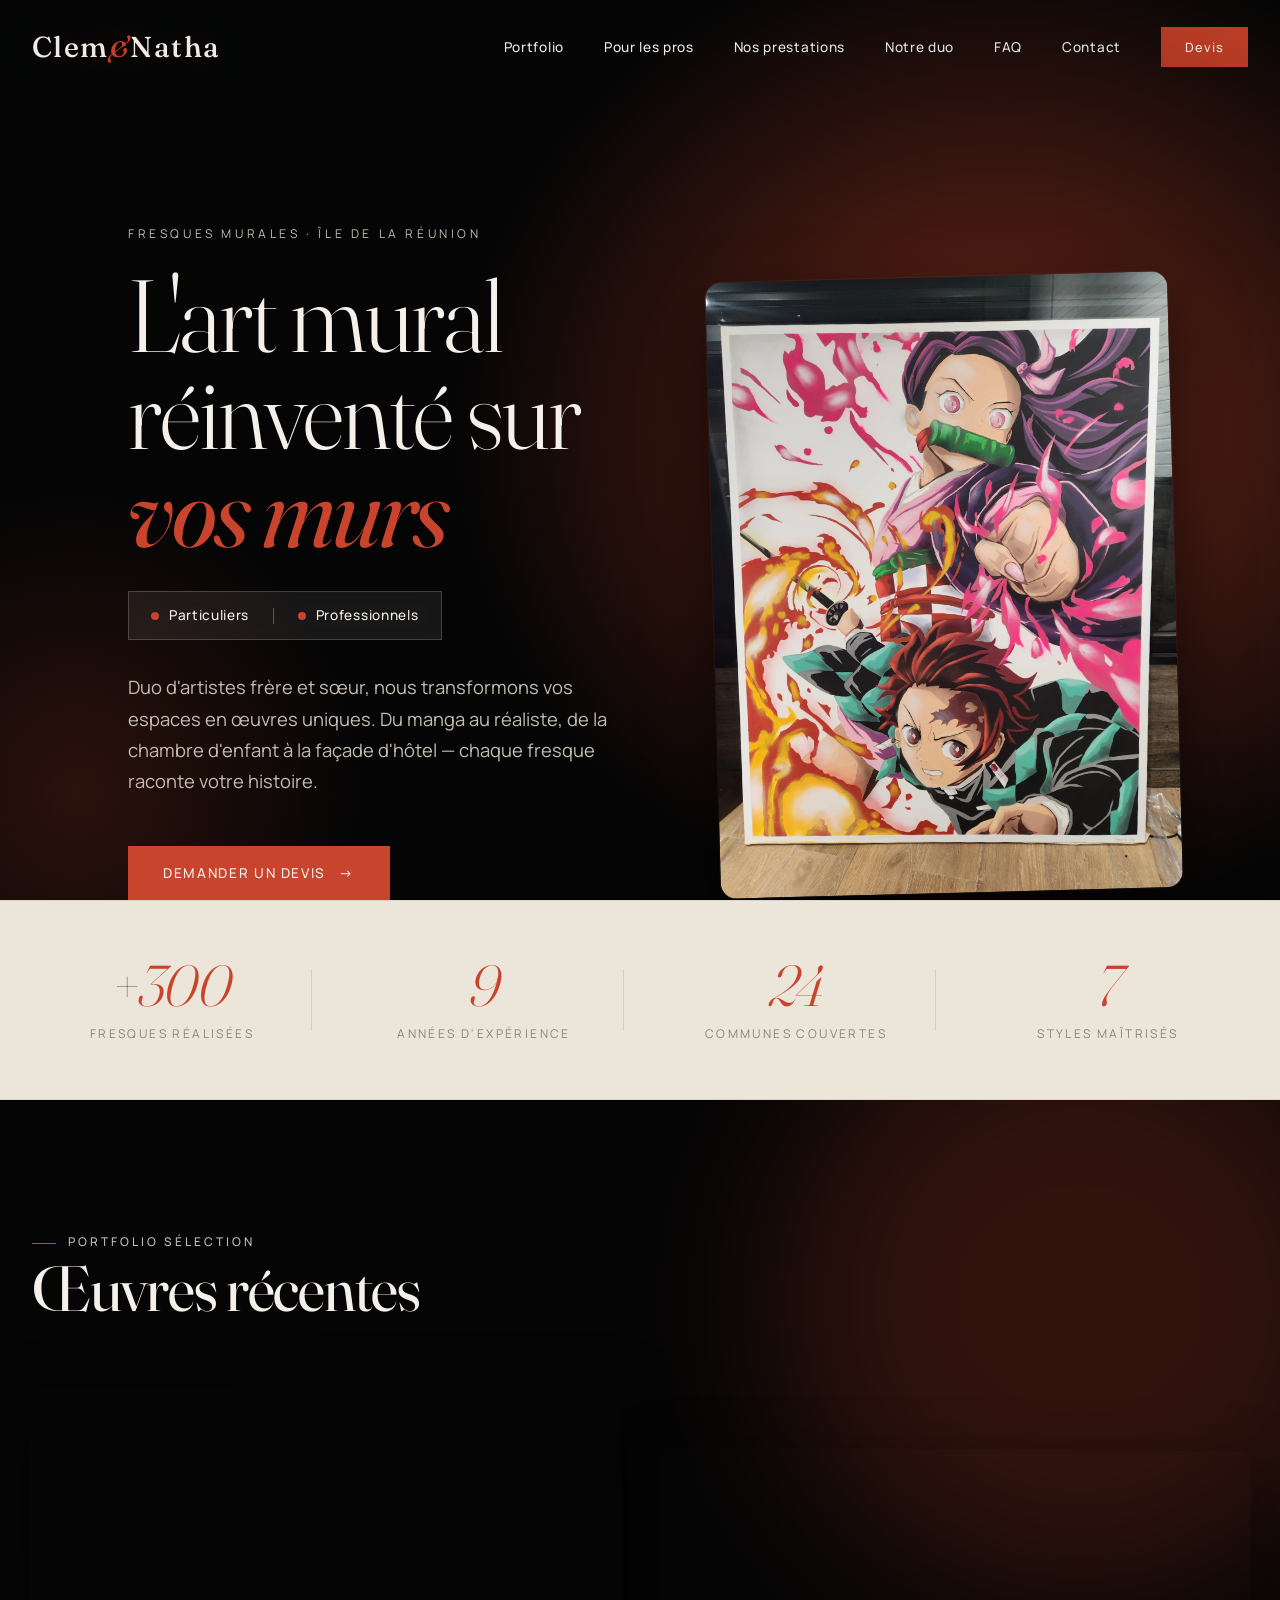
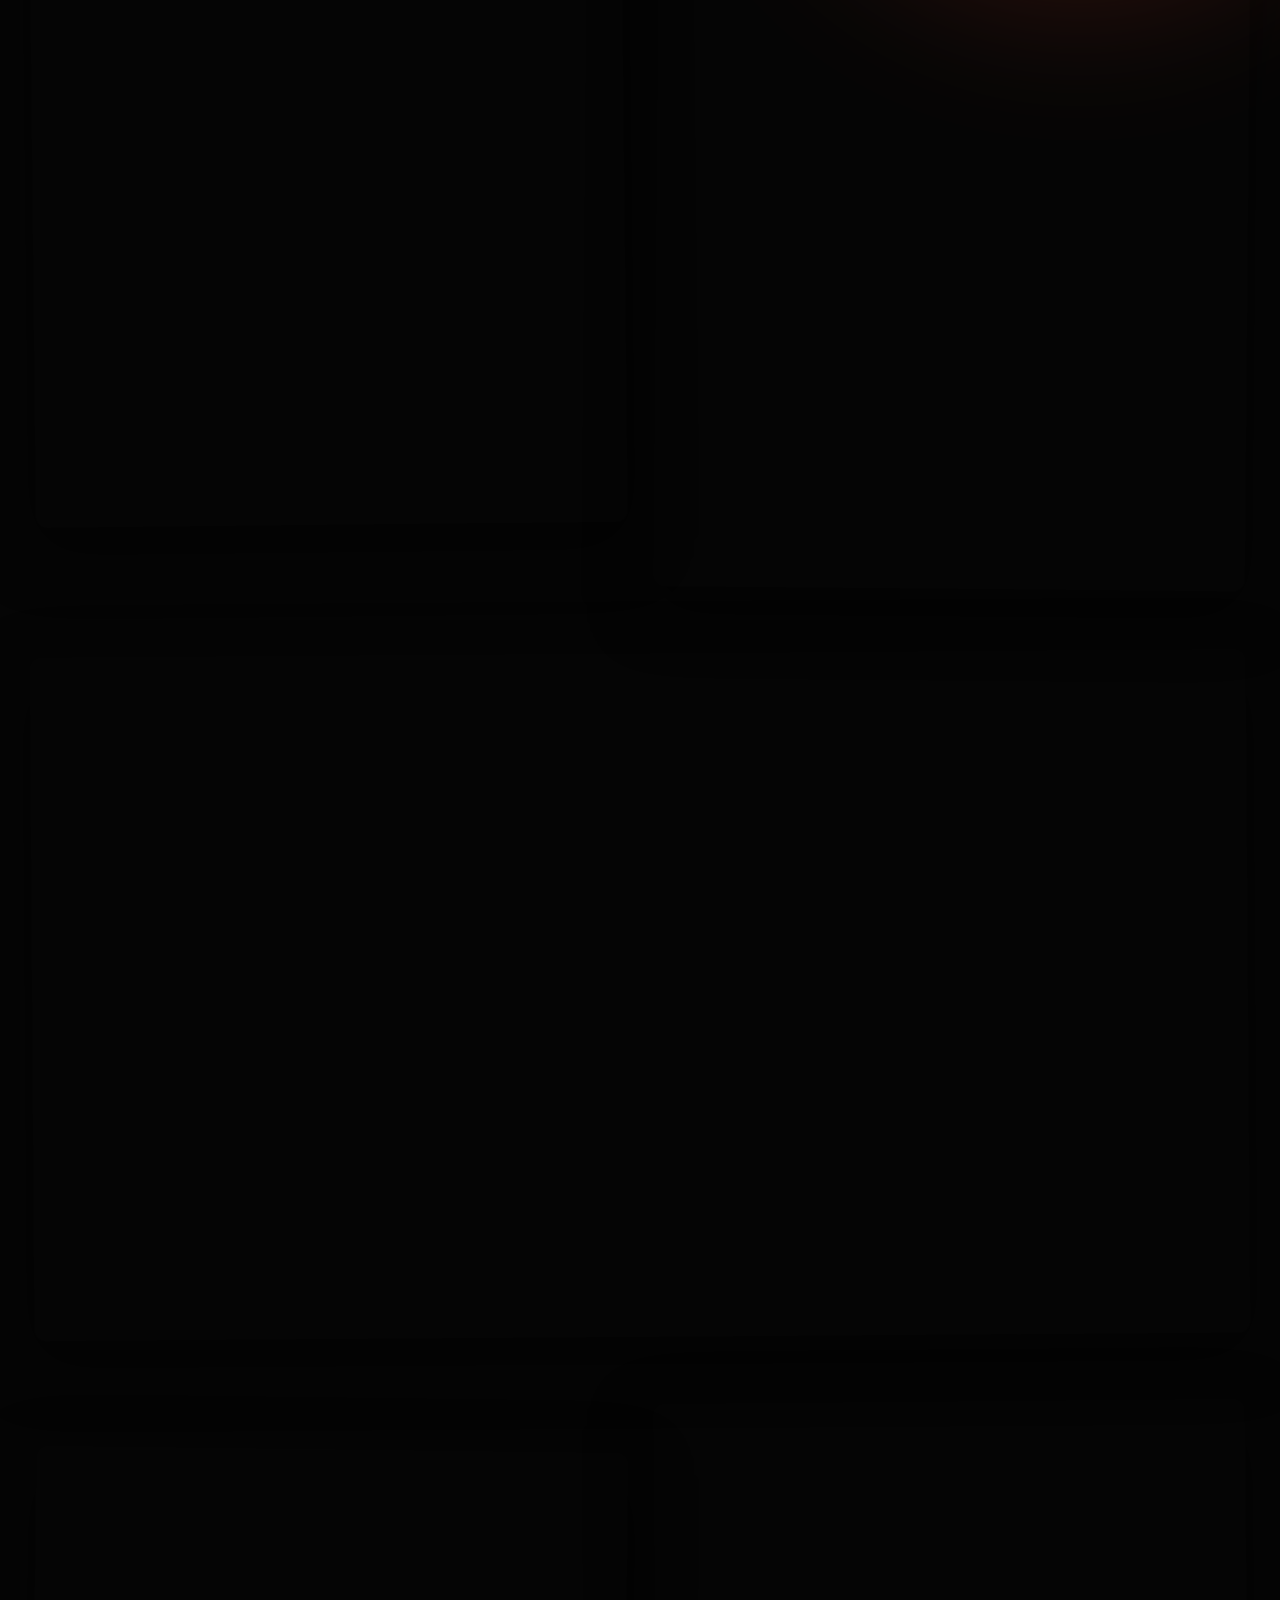
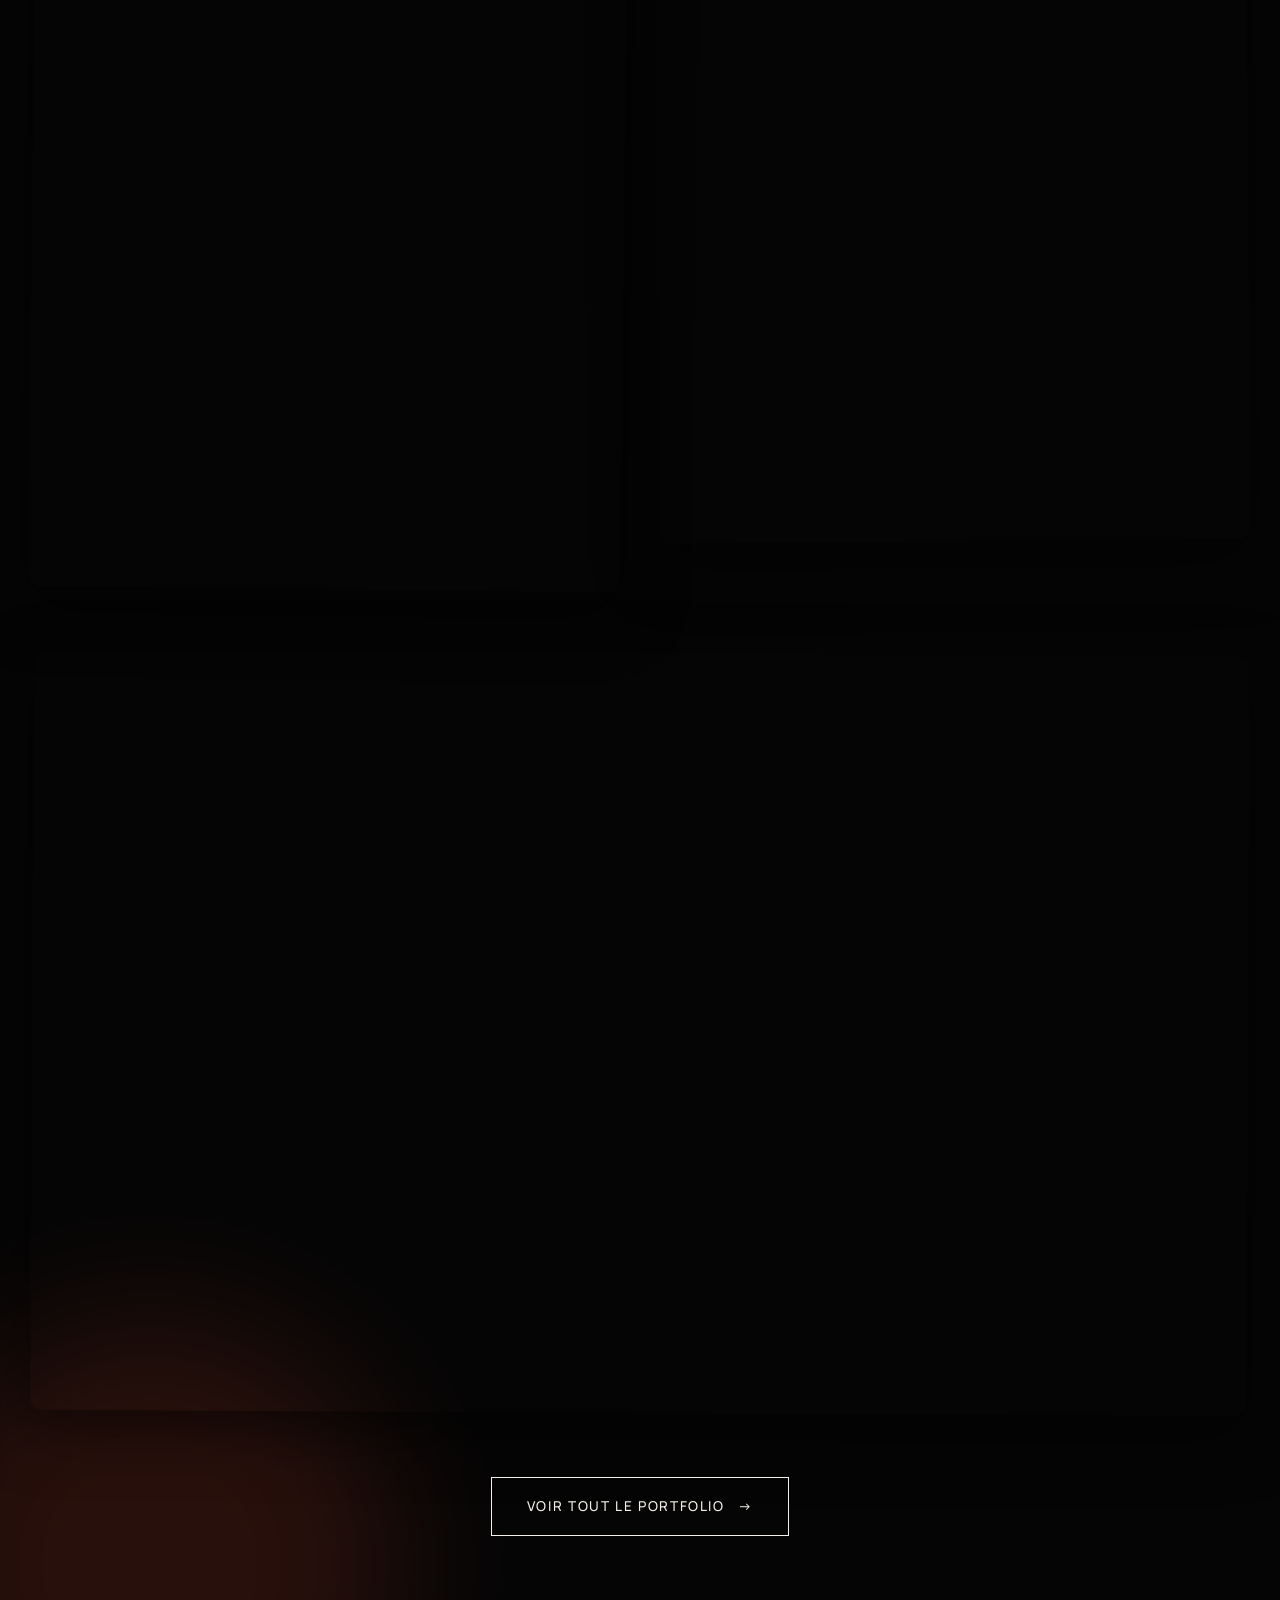
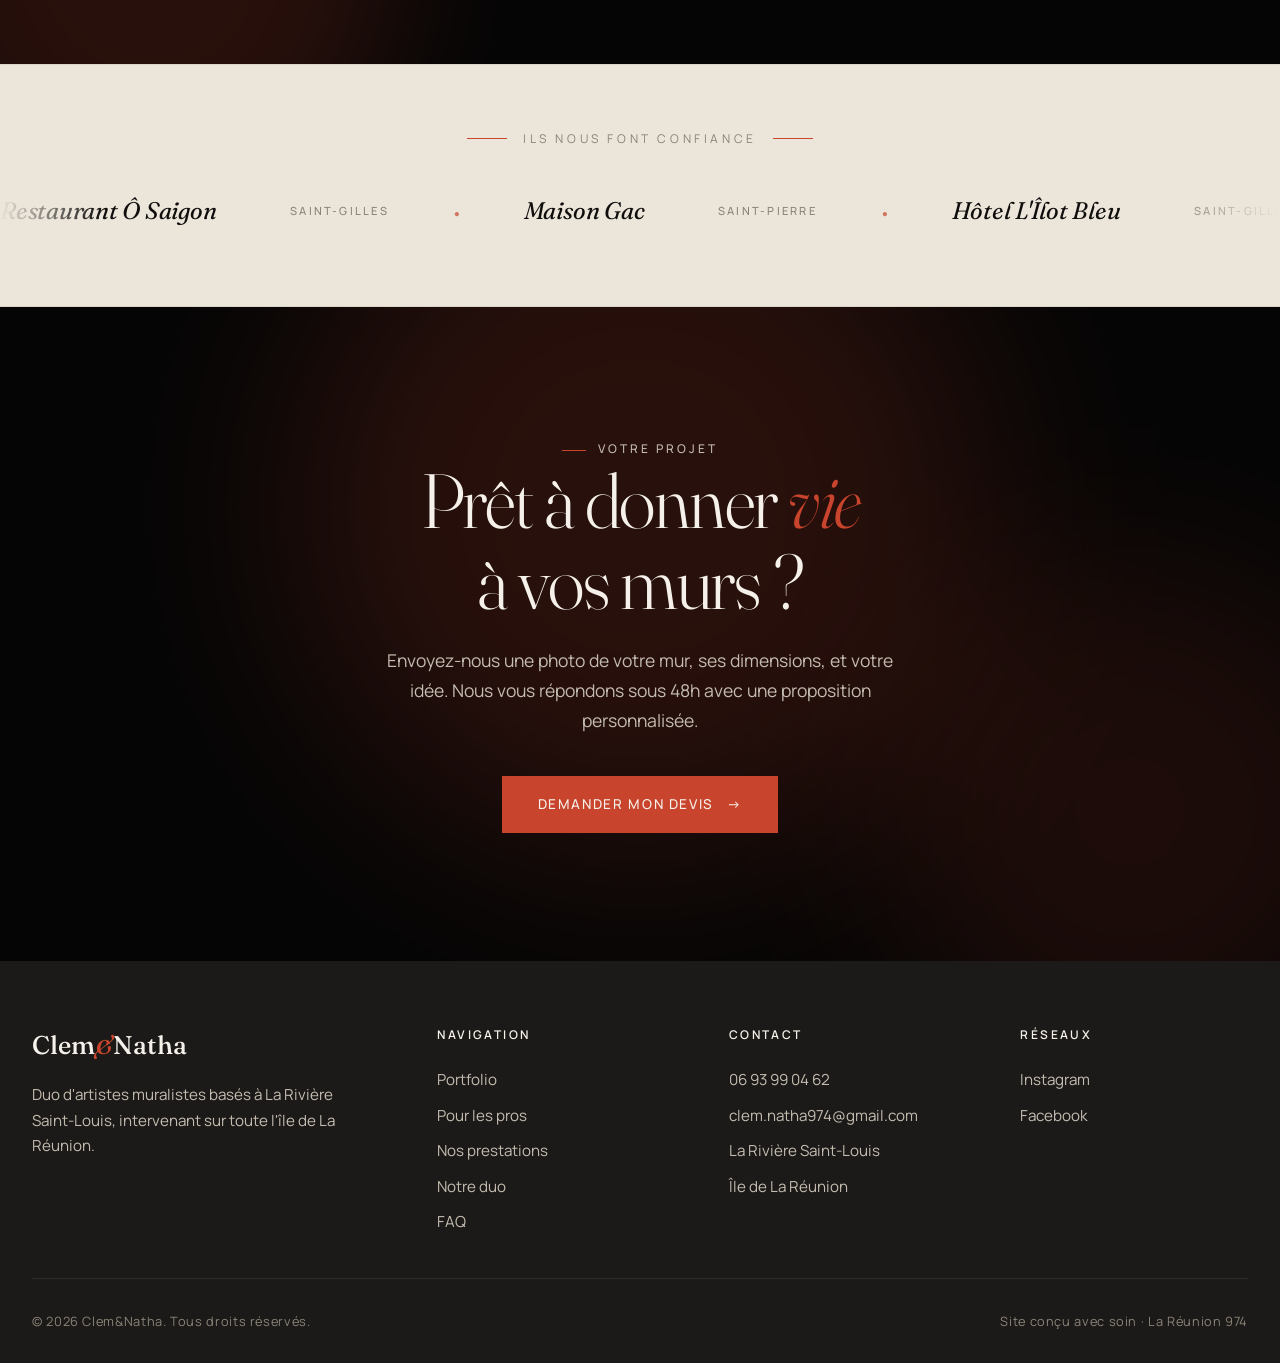
<file: index.html>
﻿<!DOCTYPE html>
<html lang="fr">
<head>
  <meta charset="UTF-8">
  <meta name="viewport" content="width=device-width, initial-scale=1.0">
  <!-- Google tag (gtag.js) -->
  <script async src="https://www.googletagmanager.com/gtag/js?id=G-RRQ0XEG17L"></script>
  <script>
    window.dataLayer = window.dataLayer || [];
    function gtag(){dataLayer.push(arguments);}
    gtag('js', new Date());
    gtag('config', 'G-RRQ0XEG17L');
  </script>
  <meta name="robots" content="index, follow">
  <title>Clem&Natha — Fresques murales sur mesure | La Réunion 974</title>
  <meta name="description" content="Duo d'artistes muralistes à La Réunion. Fresques sur mesure pour particuliers, restaurants, hôtels et commerces. Manga, réaliste, tropical. Devis 48h.">
  <meta name="keywords" content="fresque murale Réunion, peintre muraliste 974, peinture aérographe Réunion, décoration murale entreprise Réunion, fresque devanture commerce">
  <link rel="preload" as="image" href="hero-01.webp" fetchpriority="high">

  <!-- Open Graph -->
  <meta property="og:title" content="Clem&Natha — Fresques murales sur mesure | La Réunion">
  <meta property="og:description" content="Duo d'artistes muralistes à La Réunion. Tous styles, toutes tailles. Devis sous 48h.">
  <meta property="og:type" content="website">
  <meta property="og:url" content="https://clemetnatha.re/">
  <meta property="og:locale" content="fr_FR">
  <meta property="og:site_name" content="Clem&Natha">
  <meta property="og:image" content="https://clemetnatha.re/hero-01.webp">
  <meta property="og:image:width" content="1200">
  <meta property="og:image:height" content="630">
  <meta property="og:image:alt" content="Fresque murale Clem&Natha à La Réunion">

  <!-- Twitter Cards -->
  <meta name="twitter:card" content="summary_large_image">
  <meta name="twitter:title" content="Clem&Natha — Fresques murales sur mesure | La Réunion">
  <meta name="twitter:description" content="Duo d'artistes muralistes à La Réunion. Tous styles, toutes tailles. Devis sous 48h.">
  <meta name="twitter:image" content="https://clemetnatha.re/hero-01.webp">

  <!-- Schema.org LocalBusiness -->
  <script type="application/ld+json">
  {
    "@context": "https://schema.org",
    "@type": "LocalBusiness",
    "@id": "https://clemetnatha.re/#localbusiness",
    "name": "Clem&Natha",
    "alternateName": "Clem et Natha",
    "description": "Duo d'artistes muralistes spécialisés en fresques sur mesure à La Réunion. Plus de 300 réalisations pour particuliers et professionnels.",
    "url": "https://clemetnatha.re",
    "telephone": "+262693990462",
    "email": "clem.natha974@gmail.com",
    "image": "https://clemetnatha.re/hero-01.webp",
    "logo": {
      "@type": "ImageObject",
      "url": "https://clemetnatha.re/favicon.svg",
      "width": 280,
      "height": 60
    },
    "priceRange": "€€",
    "address": {
      "@type": "PostalAddress",
      "addressLocality": "La Rivière Saint-Louis",
      "addressRegion": "La Réunion",
      "postalCode": "97421",
      "addressCountry": "RE"
    },
    "geo": {
      "@type": "GeoCoordinates",
      "latitude": -21.0993,
      "longitude": 55.4781
    },
    "areaServed": [
      {"@type": "Place", "name": "Île de La Réunion"},
      {"@type": "City", "name": "Saint-Denis"},
      {"@type": "City", "name": "Saint-Pierre"},
      {"@type": "City", "name": "Saint-Paul"},
      {"@type": "City", "name": "Saint-Gilles-les-Bains"},
      {"@type": "City", "name": "Le Tampon"},
      {"@type": "City", "name": "Saint-Leu"},
      {"@type": "City", "name": "La Possession"}
    ],
    "sameAs": [
      "https://www.instagram.com/clem.natha/",
      "https://www.facebook.com/clemetnatha/"
    ],
    "availableService": {
      "@type": "Service",
      "name": "Fresque murale sur rendez-vous",
      "description": "Création de fresques murales sur mesure, sur rendez-vous uniquement. Devis gratuit sous 48h."
    },
    "knowsAbout": [
      "Fresque murale",
      "Peinture aérographe",
      "Graff réaliste",
      "Décoration murale",
      "Art mural",
      "Peinture muraliste"
    ],
    "potentialAction": {
      "@type": "ReserveAction",
      "name": "Demander un devis",
      "target": "https://clemetnatha.re/devis"
    }
  }
  </script>

  <link rel="stylesheet" href="style.css">
  <link rel="canonical" href="https://clemetnatha.re/">
  <link rel="icon" type="image/svg+xml" href="/favicon.svg">
  <link rel="alternate icon" href="/favicon.ico">
  <link rel="apple-touch-icon" href="/apple-touch-icon.png">
  <link rel="preconnect" href="https://fonts.googleapis.com">
  <link rel="preconnect" href="https://fonts.gstatic.com" crossorigin>
  <link rel="stylesheet" href="https://fonts.googleapis.com/css2?family=Fraunces:ital,opsz,wght@0,9..144,300;0,9..144,400;0,9..144,500;0,9..144,600;0,9..144,700;1,9..144,400&family=Manrope:wght@300;400;500;600;700&family=Noto+Serif+JP:wght@400;500&display=swap">
</head>
<body>

<!-- Navigation -->
<nav class="nav">
  <a href="/" class="nav-logo">Clem<span>&</span>Natha</a>
  <button class="nav-toggle" aria-label="Menu">
    <span></span>
    <span></span>
    <span></span>
  </button>
  <ul class="nav-menu">
    <li><a href="/portfolio">Portfolio</a></li>
    <li><a href="/pros">Pour les pros</a></li>
    <li><a href="/services">Nos prestations</a></li>
    <li><a href="/about">Notre duo</a></li>
    <li><a href="/faq">FAQ</a></li>
    <li><a href="/contact">Contact</a></li>
    <li><a href="/devis" class="nav-cta">Devis</a></li>
  </ul>
</nav>

<main>

<!-- Hero -->
<section class="hero">
  <div class="hero-image">
    <img src="hero-01.webp" alt="Fresque murale réalisée par Clem&Natha, duo d'artistes muralistes à La Réunion" class="hero-img">
  </div>

  <div class="hero-content">
    <div class="hero-eyebrow">
      <span>Fresques murales · Île de La Réunion</span>
    </div>
    <h1>L'art mural<br>réinventé sur <em>vos murs</em></h1>
    <div class="hero-audience">
      <div class="hero-audience-item"><span class="dot"></span>Particuliers</div>
      <div class="hero-audience-divider"></div>
      <div class="hero-audience-item"><span class="dot"></span>Professionnels</div>
    </div>
    <p class="hero-sub">Duo d'artistes frère et sœur, nous transformons vos espaces en œuvres uniques. Du manga au réaliste, de la chambre d'enfant à la façade d'hôtel — chaque fresque raconte votre histoire.</p>
    <div class="hero-ctas">
      <a href="/devis" class="btn btn-primary">Demander un devis <span class="arrow">→</span></a>
      <a href="#oeuvres-recentes" class="btn btn-light">Voir nos œuvres</a>
    </div>
  </div>

  <div class="scroll-indicator"></div>
</section>

<!-- Stats -->
<section class="stats">
  <div class="container">
    <div class="stats-grid">
      <div class="stat reveal">
        <div class="stat-num">+<em>300</em></div>
        <div class="stat-label">Fresques réalisées</div>
      </div>
      <div class="stat reveal reveal-delay-1">
        <div class="stat-num"><em>9</em></div>
        <div class="stat-label">Années d'expérience</div>
      </div>
      <div class="stat reveal reveal-delay-2">
        <div class="stat-num"><em>24</em></div>
        <div class="stat-label">Communes couvertes</div>
      </div>
      <div class="stat reveal reveal-delay-3">
        <div class="stat-num"><em>7</em></div>
        <div class="stat-label">Styles maîtrisés</div>
      </div>
    </div>
  </div>
</section>


<!-- Galerie -->
<section class="gallery" id="oeuvres-recentes" style="background: var(--paper-deep); position: relative; overflow: hidden;">
  <div style="position: absolute; top: -100px; right: -100px; width: 600px; height: 600px; border-radius: 50%; background: var(--vermillon); opacity: 0.22; filter: blur(80px); pointer-events: none;"></div>
  <div style="position: absolute; bottom: -150px; left: -100px; width: 500px; height: 500px; border-radius: 50%; background: var(--vermillon); opacity: 0.18; filter: blur(70px); pointer-events: none;"></div>
  <div class="container">
    <div class="section-header reveal">
      <div>
        <span class="eyebrow" style="color: var(--stone-light);">Portfolio sélection</span>
        <h2 style="color: var(--paper);">Œuvres récentes</h2>
      </div>
    </div>

    <div class="gallery-grid reveal" style="display: grid; grid-template-columns: repeat(2, 1fr); gap: 2rem; align-items: start;">

      <a href="/portfolio" class="gallery-item" data-tags="realiste,exterieur"
         style="aspect-ratio: 4/5; transform: rotate(-0.6deg);
                box-shadow: 0 20px 60px rgba(0,0,0,0.5); transition: transform 0.6s cubic-bezier(0.65,0,0.35,1), box-shadow 0.6s ease;">
        <img src="portfolio-04.webp" alt="Fresque réaliste extérieure — Clem&Natha artistes muralistes La Réunion" width="1600" height="2133" loading="eager" fetchpriority="high" decoding="async" style="width:100%;height:100%;object-fit:cover;display:block;">
      </a>

      <a href="/portfolio" class="gallery-item" data-tags="manga,interieur"
         style="aspect-ratio: 4/5; transform: rotate(0.5deg); margin-top: 4rem;
                box-shadow: 0 20px 60px rgba(0,0,0,0.5); transition: transform 0.6s cubic-bezier(0.65,0,0.35,1), box-shadow 0.6s ease;">
        <img src="portfolio-05.webp" alt="Fresque manga intérieure chambre — Clem&Natha La Réunion" width="1600" height="2133" loading="lazy" decoding="async" style="width:100%;height:100%;object-fit:cover;display:block;">
      </a>

      <a href="/portfolio" class="gallery-item" data-tags="tropical,exterieur"
         style="aspect-ratio: 16/9; transform: rotate(-0.4deg); grid-column: span 2; max-width: 100%; margin: 2rem 0;
                box-shadow: 0 20px 60px rgba(0,0,0,0.5); transition: transform 0.6s cubic-bezier(0.65,0,0.35,1), box-shadow 0.6s ease;">
        <img src="portfolio-06.webp" alt="Fresque tropicale grand format extérieure — Clem&Natha La Réunion" width="1080" height="414" loading="lazy" decoding="async" style="width:100%;height:100%;object-fit:cover;display:block;">
      </a>

      <a href="/portfolio" class="gallery-item" data-tags="bw,interieur"
         style="aspect-ratio: 4/5; transform: rotate(0.7deg); margin-top: 3rem;
                box-shadow: 0 20px 60px rgba(0,0,0,0.5); transition: transform 0.6s cubic-bezier(0.65,0,0.35,1), box-shadow 0.6s ease;">
        <img src="portfolio-07.webp" alt="Fresque noir et blanc intérieure — Clem&Natha La Réunion" width="1600" height="2133" loading="lazy" decoding="async" style="width:100%;height:100%;object-fit:cover;display:block;">
      </a>

      <a href="/portfolio" class="gallery-item" data-tags="realiste,exterieur"
         style="aspect-ratio: 4/5; transform: rotate(-0.5deg);
                box-shadow: 0 20px 60px rgba(0,0,0,0.5); transition: transform 0.6s cubic-bezier(0.65,0,0.35,1), box-shadow 0.6s ease;">
        <img src="portfolio-08.webp" alt="Fresque réaliste extérieure maison — Clem&Natha La Réunion" width="1600" height="2133" loading="lazy" decoding="async" style="width:100%;height:100%;object-fit:cover;display:block;">
      </a>

      <a href="/portfolio" class="gallery-item" data-tags="tropical,exterieur"
         style="aspect-ratio: 16/10; grid-column: span 2; transform: rotate(0.3deg); margin-top: 2rem;
                box-shadow: 0 20px 60px rgba(0,0,0,0.5); transition: transform 0.6s cubic-bezier(0.65,0,0.35,1), box-shadow 0.6s ease;">
        <img src="portfolio-09.webp" alt="Fresque tropicale panoramique extérieure — Clem&Natha La Réunion" width="1600" height="2133" loading="lazy" decoding="async" style="width:100%;height:100%;object-fit:cover;display:block;">
      </a>

    </div>

    <div style="text-align: center; margin-top: 4rem;">
      <a href="/portfolio" class="btn btn-light">Voir tout le portfolio <span class="arrow">→</span></a>
    </div>
  </div>
</section>

<!-- Bande de confiance -->
<section class="trust-bar">
  <div class="trust-label">Ils nous font confiance</div>
  <div class="trust-track-wrap">
    <div class="trust-track">
      <!-- Premier set -->
      <span class="trust-item">Restaurant Ô Saigon<span class="location">Saint-Gilles</span></span>
      <span class="trust-item">Maison Gac<span class="location">Saint-Pierre</span></span>
      <span class="trust-item">Hôtel L'Îlot Bleu<span class="location">Saint-Gilles</span></span>
      <span class="trust-item">Iceberg Glacier<span class="location">Saint-Pierre</span></span>
      <span class="trust-item">Au Petit Plaisir<span class="location">Saint-Louis</span></span>
      <span class="trust-item">CHU de La Réunion<span class="location">Saint-Pierre &middot; Saint-Denis</span></span>
      <span class="trust-item">Cabinet Kiné Chanon<span class="location">Saint-Louis</span></span>
      <span class="trust-item">Island Nutrition<span class="location">La Possession</span></span>
      <span class="trust-item">The Kazz To Be<span class="location">Étang-Salé</span></span>
      <!-- Second set (duplication pour défilement infini) -->
      <span class="trust-item">Restaurant Ô Saigon<span class="location">Saint-Gilles</span></span>
      <span class="trust-item">Maison Gac<span class="location">Saint-Pierre</span></span>
      <span class="trust-item">Hôtel L'Îlot Bleu<span class="location">Saint-Gilles</span></span>
      <span class="trust-item">Iceberg Glacier<span class="location">Saint-Pierre</span></span>
      <span class="trust-item">Au Petit Plaisir<span class="location">Saint-Louis</span></span>
      <span class="trust-item">CHU de La Réunion<span class="location">Saint-Pierre &middot; Saint-Denis</span></span>
      <span class="trust-item">Cabinet Kiné Chanon<span class="location">Saint-Louis</span></span>
      <span class="trust-item">Island Nutrition<span class="location">La Possession</span></span>
      <span class="trust-item">The Kazz To Be<span class="location">Étang-Salé</span></span>
    </div>
  </div>
</section>


<!-- CTA Final -->
<section class="cta-final" style="background: var(--paper-deep); position: relative; overflow: hidden;">
  <div style="position: absolute; top: -150px; left: 50%; transform: translateX(-50%); width: 700px; height: 700px; border-radius: 50%; background: var(--vermillon); opacity: 0.18; filter: blur(100px); pointer-events: none;"></div>
  <div style="position: absolute; bottom: -100px; right: -100px; width: 500px; height: 500px; border-radius: 50%; background: var(--vermillon); opacity: 0.12; filter: blur(90px); pointer-events: none;"></div>
  <div class="container-narrow">
    <span class="eyebrow reveal" style="color: var(--stone-light);">Votre projet</span>
    <h2 class="reveal reveal-delay-1" style="color: var(--paper);">Prêt à donner <em>vie</em><br>à vos murs ?</h2>
    <p class="reveal reveal-delay-2" style="color: var(--stone-light);">Envoyez-nous une photo de votre mur, ses dimensions, et votre idée. Nous vous répondons sous 48h avec une proposition personnalisée.</p>
    <div class="reveal reveal-delay-3">
      <a href="/devis" class="btn btn-primary">Demander mon devis <span class="arrow">→</span></a>
    </div>
  </div>
</section>

<!-- Footer -->
</main>

<footer>
  <div class="container">
    <div class="footer-grid">
      <div class="footer-brand">
        <div class="logo">Clem<em>&</em>Natha</div>
        <p>Duo d'artistes muralistes basés à La Rivière Saint-Louis, intervenant sur toute l'île de La Réunion.</p>
      </div>

      <div>
        <h5>Navigation</h5>
        <ul>
          <li><a href="/portfolio">Portfolio</a></li>
          <li><a href="/pros">Pour les pros</a></li>
          <li><a href="/services">Nos prestations</a></li>
          <li><a href="/about">Notre duo</a></li>
          <li><a href="/faq">FAQ</a></li>
        </ul>
      </div>

      <div>
        <h5>Contact</h5>
        <ul>
          <li><a href="tel:0693990462">06 93 99 04 62</a></li>
          <li><a href="mailto:clem.natha974@gmail.com">clem.natha974@gmail.com</a></li>
          <li>La Rivière Saint-Louis</li>
          <li>Île de La Réunion</li>
        </ul>
      </div>

      <div>
        <h5>Réseaux</h5>
        <ul>
          <li><a href="https://www.instagram.com/clem.natha/" target="_blank" rel="noopener">Instagram</a></li>
          <li><a href="https://www.facebook.com/clemetnatha/" target="_blank" rel="noopener">Facebook</a></li>
        </ul>
      </div>
    </div>

    <div class="footer-bottom">
      <span>© 2026 Clem&Natha. Tous droits réservés.</span>
      <span>Site conçu avec soin · La Réunion 974</span>
    </div>
  </div>
</footer>

<script src="main.js"></script>
</body>
</html>
</file>
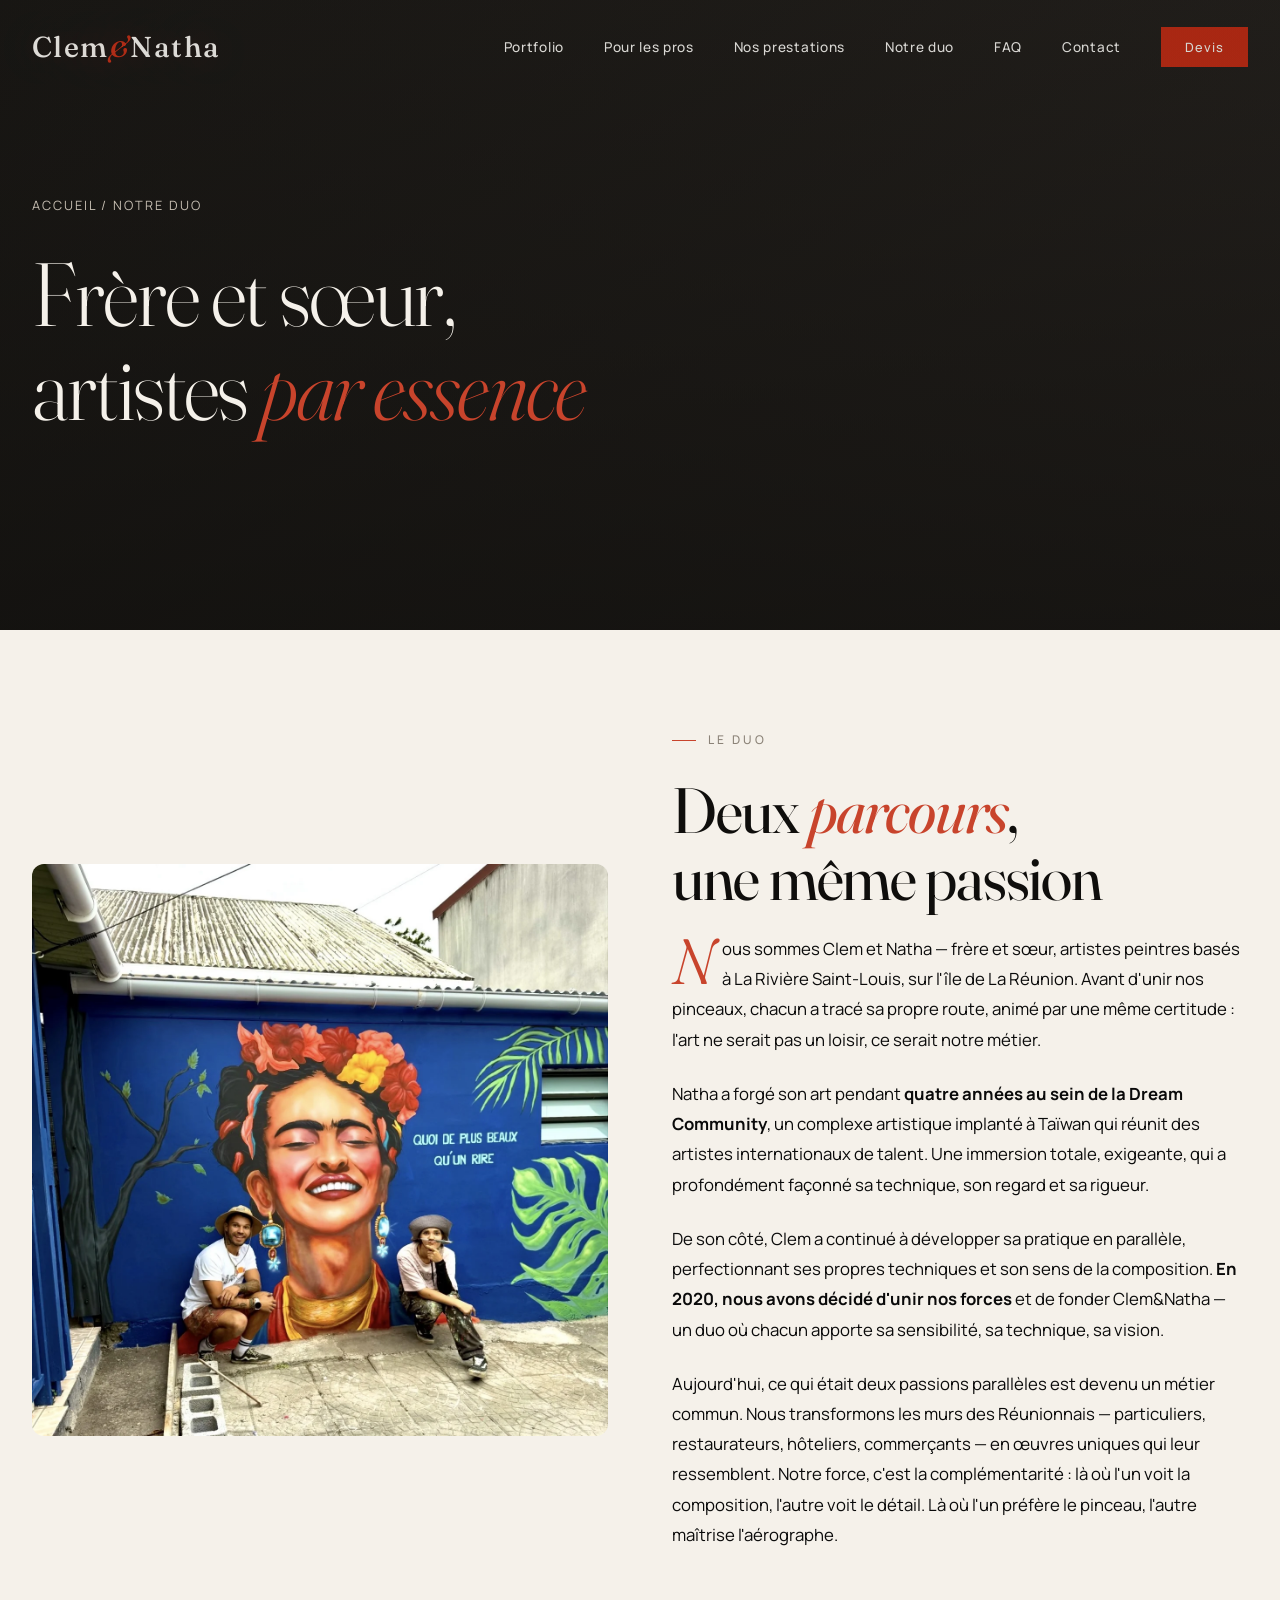
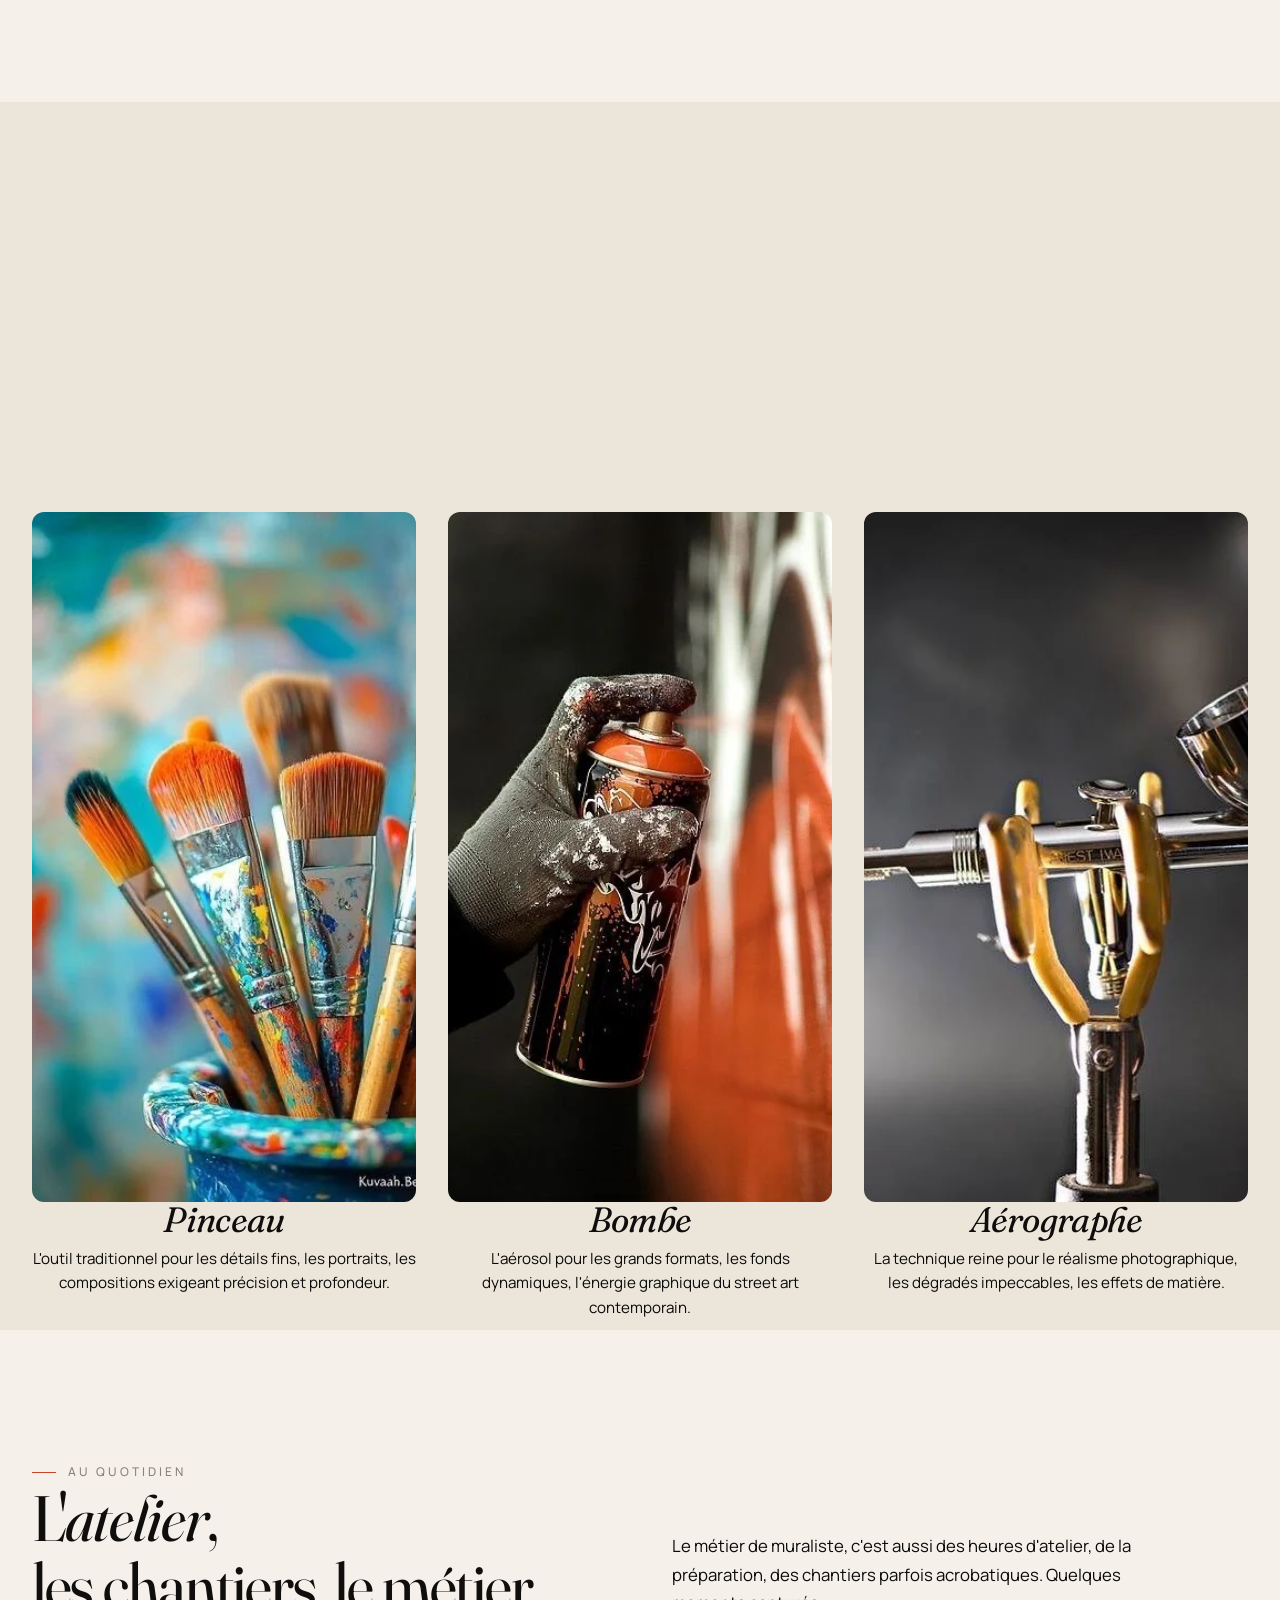
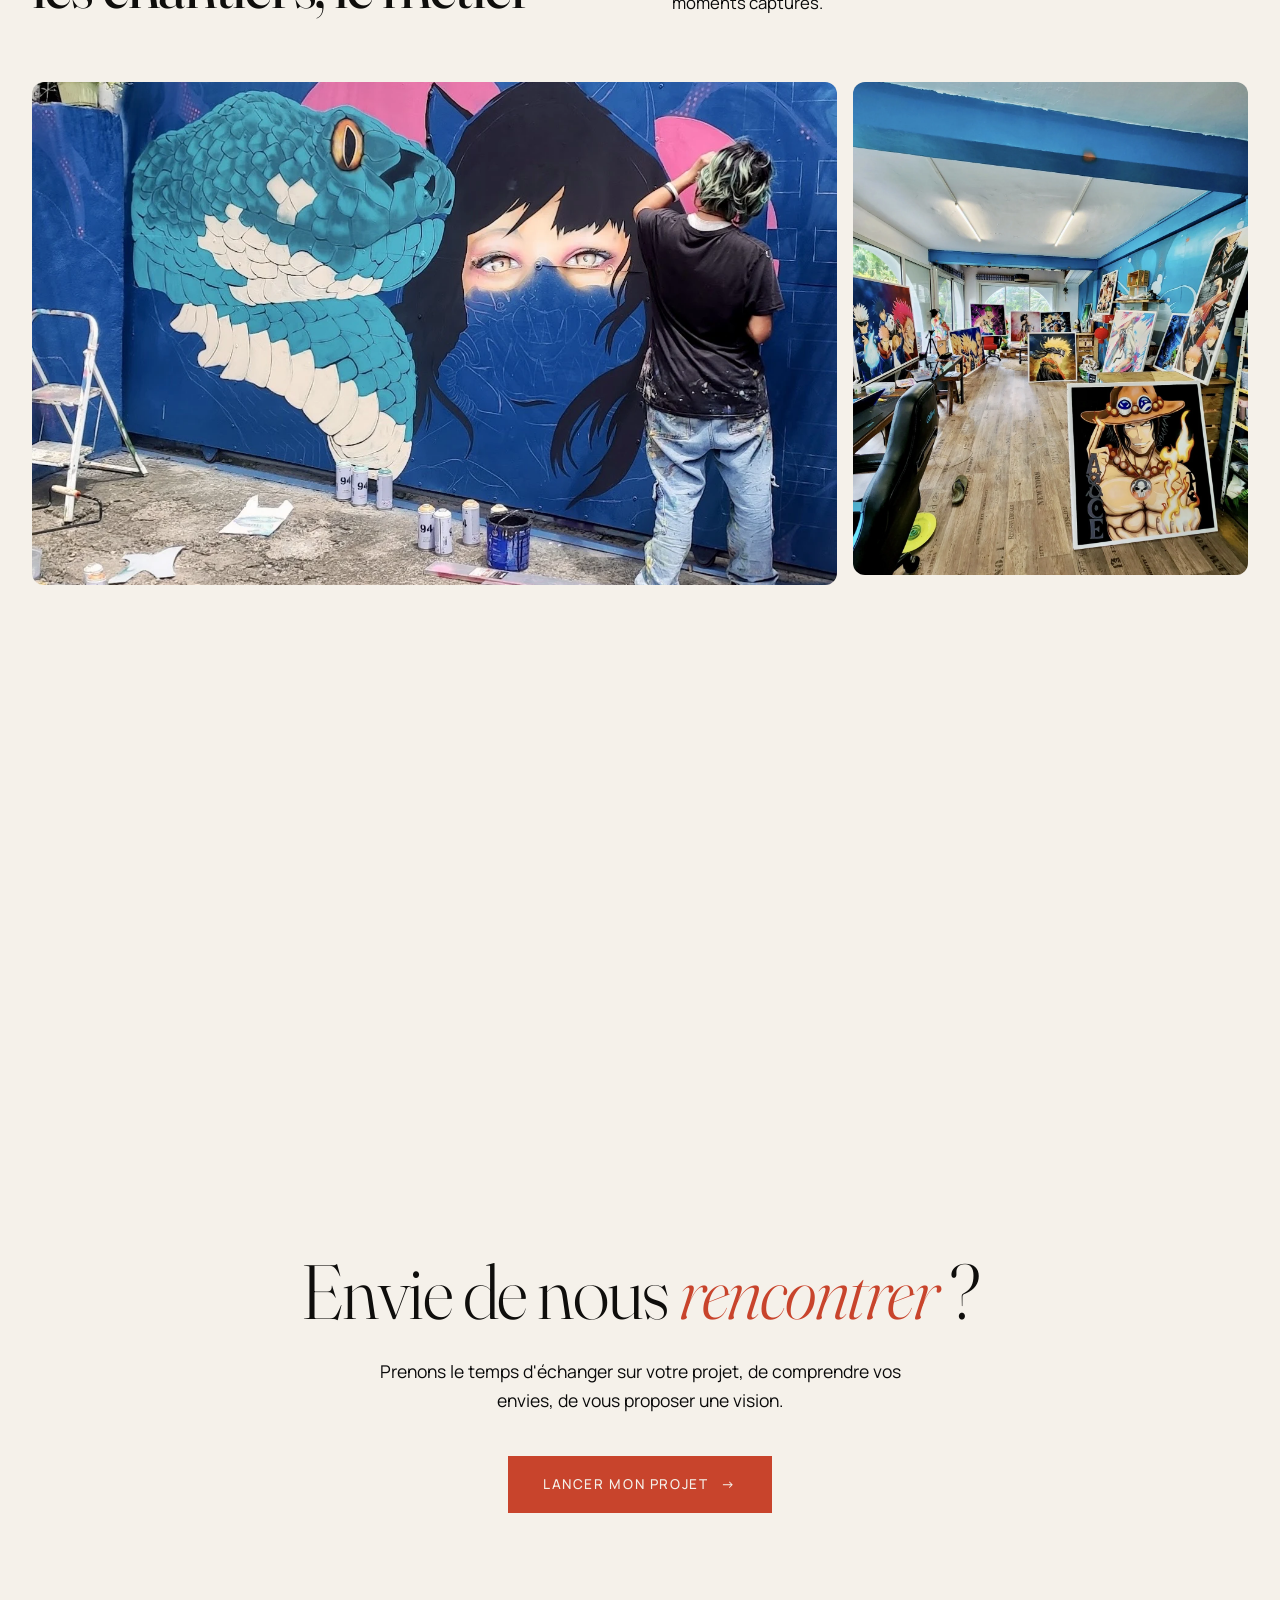
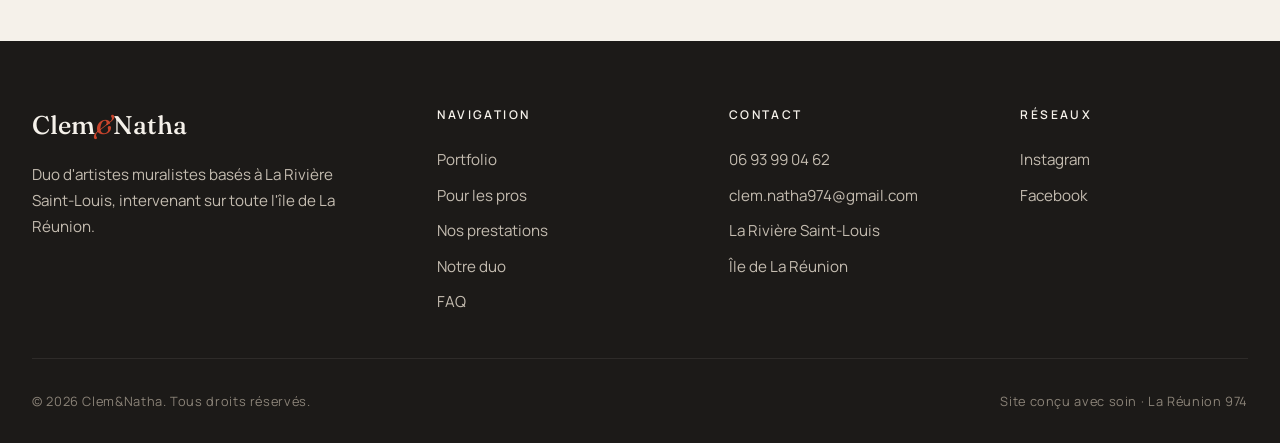
<file: about.html>
﻿<!DOCTYPE html>
<html lang="fr">
<head>
  <meta charset="UTF-8">
  <meta name="viewport" content="width=device-width, initial-scale=1.0">
  <!-- Google tag (gtag.js) -->
  <script async src="https://www.googletagmanager.com/gtag/js?id=G-RRQ0XEG17L"></script>
  <script>
    window.dataLayer = window.dataLayer || [];
    function gtag(){dataLayer.push(arguments);}
    gtag('js', new Date());
    gtag('config', 'G-RRQ0XEG17L');
  </script>
  <meta name="robots" content="index, follow">
  <meta name="keywords" content="artiste muraliste La Réunion, peintre muraliste 974, Clem&Natha muralistes, peinture aérographe Réunion, graff Réunion">
  <title>Notre duo — Clem&Natha | Artistes muralistes La Réunion</title>
  <meta name="description" content="Frère et sœur, artistes muralistes à La Réunion. Notre histoire, nos influences asiatiques et tropicales, nos techniques (pinceau, bombe, aérographe).">

  <!-- Open Graph -->
  <meta property="og:title" content="Notre duo — Clem&Natha | Artistes muralistes La Réunion">
  <meta property="og:description" content="Frère et sœur, artistes muralistes à La Réunion. Notre histoire, nos influences, nos techniques.">
  <meta property="og:type" content="profile">
  <meta property="og:url" content="https://clemetnatha.re/about">
  <meta property="og:locale" content="fr_FR">
  <meta property="og:site_name" content="Clem&Natha">
  <meta property="og:image" content="https://clemetnatha.re/hero-01.webp">
  <meta property="og:image:width" content="1200">
  <meta property="og:image:height" content="630">
  <meta property="og:image:alt" content="Le duo Clem&Natha en atelier">

  <!-- Twitter Cards -->
  <meta name="twitter:card" content="summary_large_image">
  <meta name="twitter:title" content="Notre duo — Clem&Natha | Artistes muralistes La Réunion">
  <meta name="twitter:description" content="Frère et sœur, artistes muralistes à La Réunion.">
  <meta name="twitter:image" content="https://clemetnatha.re/hero-01.webp">

  <link rel="stylesheet" href="style.css">
  <link rel="canonical" href="https://clemetnatha.re/about">
  <link rel="icon" type="image/svg+xml" href="/favicon.svg">
  <link rel="alternate icon" href="/favicon.ico">
  <link rel="apple-touch-icon" href="/apple-touch-icon.png">
  <script type="application/ld+json">
  {
    "@context": "https://schema.org",
    "@type": "WebPage",
    "name": "Notre duo — Clem&Natha artistes muralistes à La Réunion",
    "url": "https://clemetnatha.re/about",
    "isPartOf": {"@type": "WebSite", "url": "https://clemetnatha.re"}
  }
  </script>
  <script type="application/ld+json">
  {
    "@context": "https://schema.org",
    "@type": "BreadcrumbList",
    "itemListElement": [
      {"@type": "ListItem", "position": 1, "name": "Accueil", "item": "https://clemetnatha.re/"},
      {"@type": "ListItem", "position": 2, "name": "Notre duo", "item": "https://clemetnatha.re/about"}
    ]
  }
  </script>
  <script type="application/ld+json">
  {
    "@context": "https://schema.org",
    "@type": "ItemList",
    "name": "Duo Clem&Natha — Artistes muralistes La Réunion",
    "itemListElement": [
      {
        "@type": "ListItem",
        "position": 1,
        "item": {
          "@type": "Person",
          "@id": "https://clemetnatha.re/about#clem",
          "name": "Clem",
          "jobTitle": "Artiste muraliste",
          "description": "Co-fondatrice de Clem&Natha, spécialisée dans les styles manga, réaliste et illustration murale à La Réunion.",
          "worksFor": {"@type": "LocalBusiness", "name": "Clem&Natha"},
          "address": {
            "@type": "PostalAddress",
            "addressLocality": "La Rivière Saint-Louis",
            "addressRegion": "La Réunion",
            "addressCountry": "FR"
          },
          "sameAs": ["https://www.instagram.com/clem.natha/", "https://www.facebook.com/clemetnatha/"]
        }
      },
      {
        "@type": "ListItem",
        "position": 2,
        "item": {
          "@type": "Person",
          "@id": "https://clemetnatha.re/about#natha",
          "name": "Natha",
          "jobTitle": "Artiste muraliste",
          "description": "Co-fondateur de Clem&Natha, spécialisé dans les styles tropical, paysage et fresques extérieures à La Réunion.",
          "worksFor": {"@type": "LocalBusiness", "name": "Clem&Natha"},
          "address": {
            "@type": "PostalAddress",
            "addressLocality": "La Rivière Saint-Louis",
            "addressRegion": "La Réunion",
            "addressCountry": "FR"
          },
          "sameAs": ["https://www.instagram.com/clem.natha/", "https://www.facebook.com/clemetnatha/"]
        }
      }
    ]
  }
  </script>
  <link rel="preload" as="image" href="duo-portrait.webp" fetchpriority="high">
  <link rel="preconnect" href="https://fonts.googleapis.com">
  <link rel="preconnect" href="https://fonts.gstatic.com" crossorigin>
  <link rel="stylesheet" href="https://fonts.googleapis.com/css2?family=Fraunces:ital,opsz,wght@0,9..144,300;0,9..144,400;0,9..144,500;0,9..144,600;0,9..144,700;1,9..144,400&family=Manrope:wght@300;400;500;600;700&family=Noto+Serif+JP:wght@400;500&display=swap">
</head>
<body>

<nav class="nav">
  <a href="/" class="nav-logo">Clem<span>&</span>Natha</a>
  <button class="nav-toggle" aria-label="Menu">
    <span></span><span></span><span></span>
  </button>
  <ul class="nav-menu">
    <li><a href="/portfolio">Portfolio</a></li>
    <li><a href="/pros">Pour les pros</a></li>
    <li><a href="/services">Nos prestations</a></li>
    <li><a href="/about">Notre duo</a></li>
    <li><a href="/faq">FAQ</a></li>
    <li><a href="/contact">Contact</a></li>
    <li><a href="/devis" class="nav-cta">Devis</a></li>
  </ul>
</nav>

<main>

<section class="page-hero">
  <div class="page-hero-content">
    <div class="breadcrumb"><a href="/">Accueil</a> / Notre duo</div>
    <h1>Frère et sœur,<br>artistes <em>par essence</em></h1>
  </div>
</section>

<section style="background: var(--paper); padding-top: 6rem;">
  <div class="container">
    <div class="about-intro">
      <div class="reveal" style="position:relative;">

        <img src="duo-portrait.webp" alt="Portrait du duo Clem & Natha, artistes muralistes La Reunion" loading="lazy" style="width:100%;height:100%;object-fit:cover;display:block;">
      </div>

      <div class="about-text reveal reveal-delay-1">
        <span class="eyebrow">Le duo</span>
        <h2 style="margin: 1.5rem 0;">Deux <em>parcours</em>,<br>une même passion</h2>
        <p>Nous sommes Clem et Natha — frère et sœur, artistes peintres basés à La Rivière Saint-Louis, sur l'île de La Réunion. Avant d'unir nos pinceaux, chacun a tracé sa propre route, animé par une même certitude : l'art ne serait pas un loisir, ce serait notre métier.</p>
        <p>Natha a forgé son art pendant <strong>quatre années au sein de la Dream Community</strong>, un complexe artistique implanté à Taïwan qui réunit des artistes internationaux de talent. Une immersion totale, exigeante, qui a profondément façonné sa technique, son regard et sa rigueur.</p>
        <p>De son côté, Clem a continué à développer sa pratique en parallèle, perfectionnant ses propres techniques et son sens de la composition. <strong>En 2020, nous avons décidé d'unir nos forces</strong> et de fonder Clem&Natha — un duo où chacun apporte sa sensibilité, sa technique, sa vision.</p>
        <p>Aujourd'hui, ce qui était deux passions parallèles est devenu un métier commun. Nous transformons les murs des Réunionnais — particuliers, restaurateurs, hôteliers, commerçants — en œuvres uniques qui leur ressemblent. Notre force, c'est la complémentarité : là où l'un voit la composition, l'autre voit le détail. Là où l'un préfère le pinceau, l'autre maîtrise l'aérographe.</p>
      </div>
    </div>
  </div>
</section>


<!-- Techniques -->
<section class="techniques">
  <div class="container">
    <div class="section-header center reveal">
      <span class="eyebrow">Techniques maîtrisées</span>
      <h2>Trois <em>outils</em>,<br>infinies possibilités</h2>
    </div>

    <div class="tech-grid">
      <div class="tech-item reveal">
        <img src="tech-pinceau.webp" alt="Technique pinceau — Clem&Natha" loading="lazy" style="width:100%;height:100%;object-fit:cover;display:block;">
        <h3>Pinceau</h3>
        <p>L'outil traditionnel pour les détails fins, les portraits, les compositions exigeant précision et profondeur.</p>
      </div>

      <div class="tech-item reveal reveal-delay-1">
        <img src="tech-bombe.webp" alt="Technique bombe aerosol — Clem&Natha" loading="lazy" style="width:100%;height:100%;object-fit:cover;display:block;">
        <h3>Bombe</h3>
        <p>L'aérosol pour les grands formats, les fonds dynamiques, l'énergie graphique du street art contemporain.</p>
      </div>

      <div class="tech-item reveal reveal-delay-2">
        <img src="tech-aero.webp" alt="Technique aerographe — Clem&Natha" loading="lazy" style="width:100%;height:100%;object-fit:cover;display:block;">
        <h3>Aérographe</h3>
        <p>La technique reine pour le réalisme photographique, les dégradés impeccables, les effets de matière.</p>
      </div>
    </div>
  </div>
</section>

<!-- En atelier -->
<section style="background: var(--paper);">
  <div class="container">
    <div class="section-header reveal">
      <div>
        <span class="eyebrow">Au quotidien</span>
        <h2>L'<em>atelier</em>,<br>les chantiers, le métier</h2>
      </div>
      <p>Le métier de muraliste, c'est aussi des heures d'atelier, de la préparation, des chantiers parfois acrobatiques. Quelques moments capturés.</p>
    </div>

    <div style="display: grid; grid-template-columns: repeat(12, 1fr); gap: 1rem; margin-top: 3rem;">
      <div class="reveal" style="grid-column: span 8; aspect-ratio: 16/10;">
        <img src="atelier-01.webp" alt="Atelier chantier Clem&Natha La Reunion" loading="lazy" style="width:100%;height:100%;object-fit:cover;display:block;">
      </div>
      <div class="reveal reveal-delay-1" style="grid-column: span 4; aspect-ratio: 4/5;">
        <img src="atelier-02.webp" alt="Atelier chantier Clem&Natha" loading="lazy" style="width:100%;height:100%;object-fit:cover;display:block;">
      </div>
      <div class="reveal" style="grid-column: span 4; aspect-ratio: 1;">
        <img src="atelier-03.webp" alt="Atelier chantier Clem&Natha" loading="lazy" style="width:100%;height:100%;object-fit:cover;display:block;">
      </div>
      <div class="reveal reveal-delay-1" style="grid-column: span 4; aspect-ratio: 1;">
        <img src="atelier-04.webp" alt="Atelier chantier Clem&Natha" loading="lazy" style="width:100%;height:100%;object-fit:cover;display:block;">
      </div>
      <div class="reveal reveal-delay-2" style="grid-column: span 4; aspect-ratio: 1;">
        <img src="atelier-05.webp" alt="Atelier chantier Clem&Natha" loading="lazy" style="width:100%;height:100%;object-fit:cover;display:block;">
      </div>
    </div>
  </div>
</section>

<section class="cta-final">
  <div class="container-narrow">
    <h2>Envie de nous <em>rencontrer</em> ?</h2>
    <p>Prenons le temps d'échanger sur votre projet, de comprendre vos envies, de vous proposer une vision.</p>
    <a href="/devis" class="btn btn-primary">Lancer mon projet <span class="arrow">→</span></a>
  </div>
</section>

</main>

<footer>
  <div class="container">
    <div class="footer-grid">
      <div class="footer-brand">
        <div class="logo">Clem<em>&</em>Natha</div>
        <p>Duo d'artistes muralistes basés à La Rivière Saint-Louis, intervenant sur toute l'île de La Réunion.</p>
      </div>
      <div>
        <h5>Navigation</h5>
        <ul>
          <li><a href="/portfolio">Portfolio</a></li>
          <li><a href="/pros">Pour les pros</a></li>
          <li><a href="/services">Nos prestations</a></li>
          <li><a href="/about">Notre duo</a></li>
          <li><a href="/faq">FAQ</a></li>
        </ul>
      </div>
      <div>
        <h5>Contact</h5>
        <ul>
          <li><a href="tel:0693990462">06 93 99 04 62</a></li>
          <li><a href="mailto:clem.natha974@gmail.com">clem.natha974@gmail.com</a></li>
          <li>La Rivière Saint-Louis</li>
          <li>Île de La Réunion</li>
        </ul>
      </div>
      <div>
        <h5>Réseaux</h5>
        <ul>
          <li><a href="https://www.instagram.com/clem.natha/" target="_blank" rel="noopener">Instagram</a></li>
          <li><a href="https://www.facebook.com/clemetnatha/" target="_blank" rel="noopener">Facebook</a></li>
        </ul>
      </div>
    </div>
    <div class="footer-bottom">
      <span>© 2026 Clem&Natha. Tous droits réservés.</span>
      <span>Site conçu avec soin · La Réunion 974</span>
    </div>
  </div>
</footer>

<script src="main.js"></script>
</body>
</html>
</file>
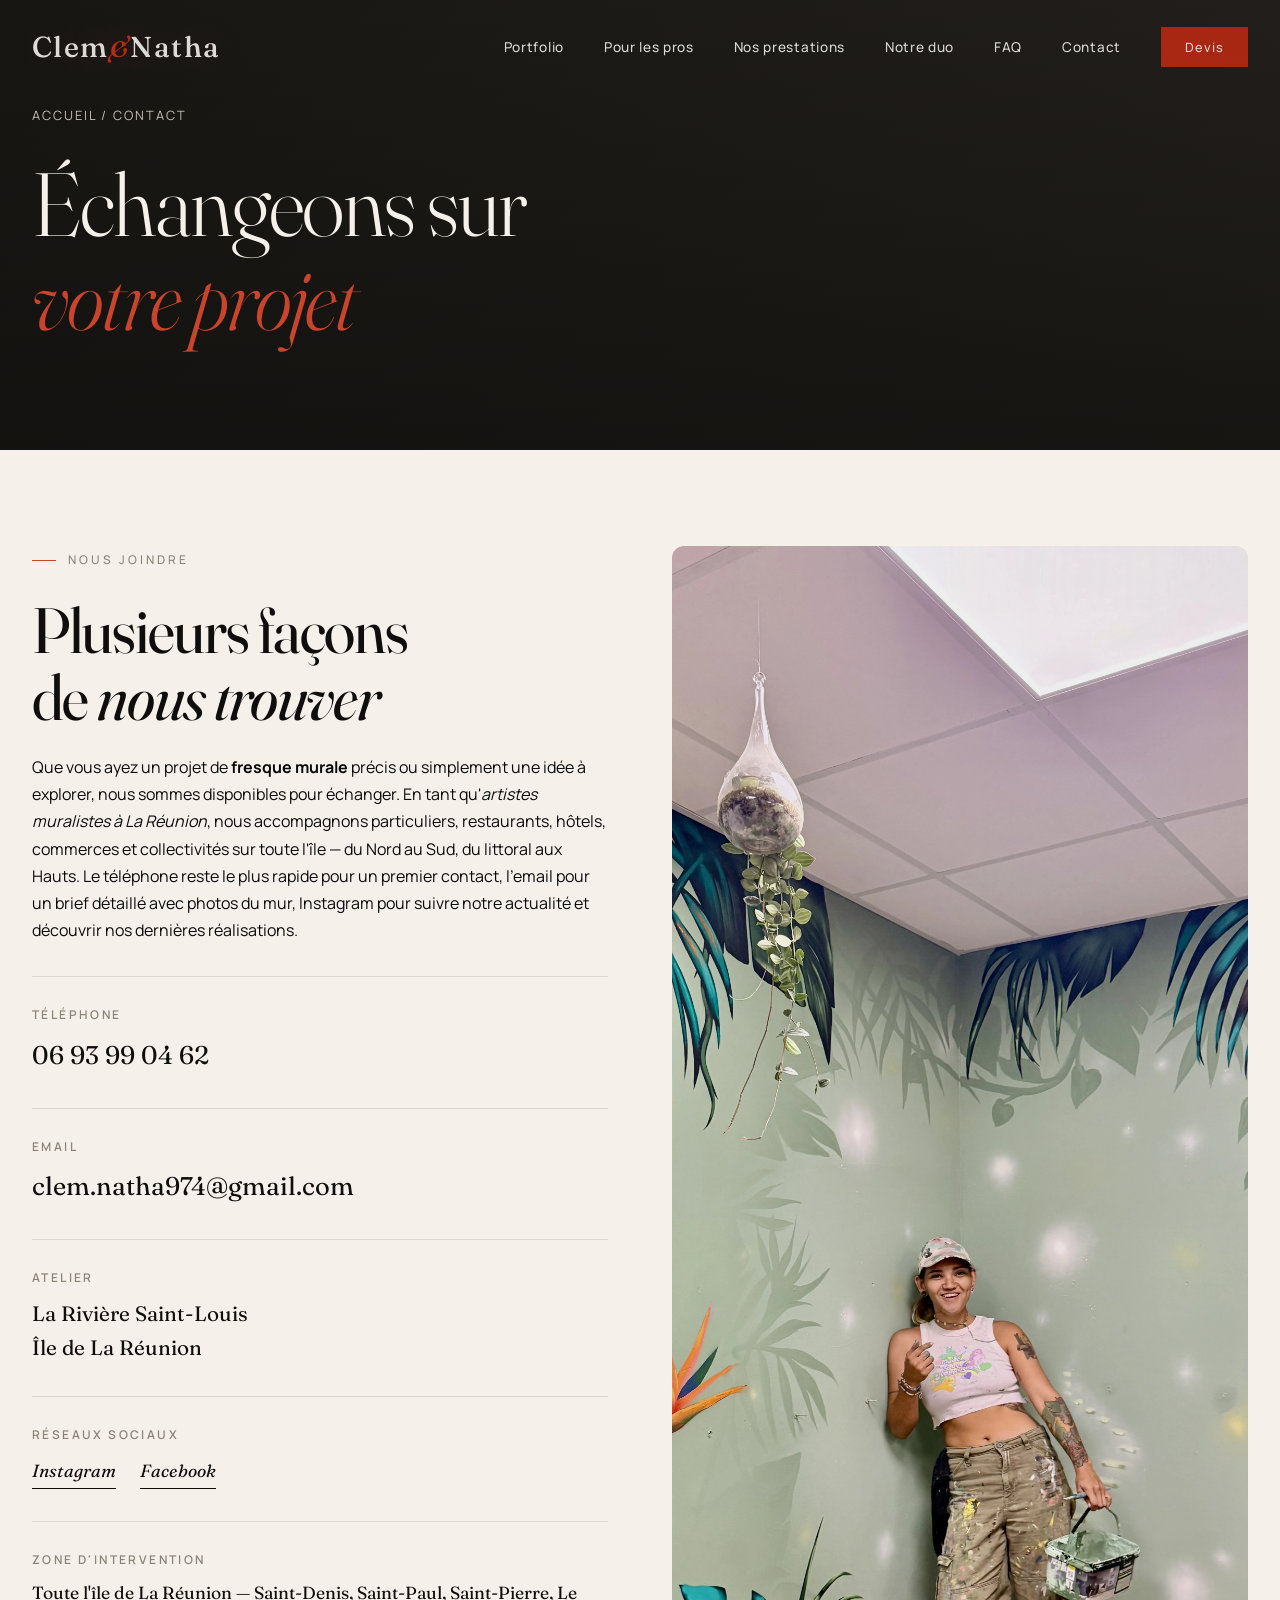
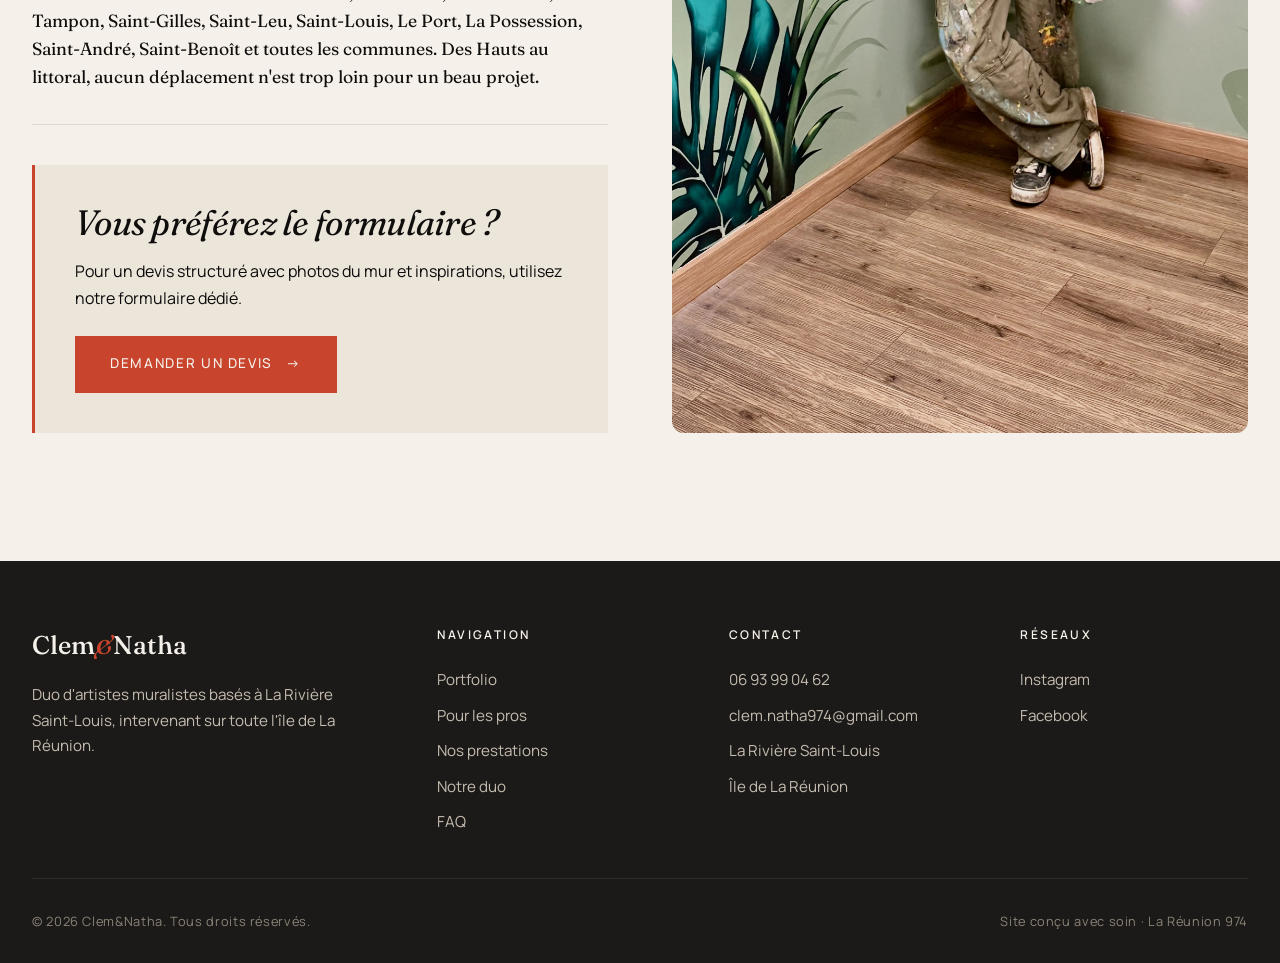
<file: contact.html>
﻿<!DOCTYPE html>
<html lang="fr">
<head>
  <meta charset="UTF-8">
  <meta name="viewport" content="width=device-width, initial-scale=1.0">
  <!-- Google tag (gtag.js) -->
  <script async src="https://www.googletagmanager.com/gtag/js?id=G-RRQ0XEG17L"></script>
  <script>
    window.dataLayer = window.dataLayer || [];
    function gtag(){dataLayer.push(arguments);}
    gtag('js', new Date());
    gtag('config', 'G-RRQ0XEG17L');
  </script>
  <meta name="robots" content="index, follow">
  <meta name="keywords" content="contact peintre muraliste Réunion, Clem&Natha La Rivière Saint-Louis, artiste muraliste 974">
  <title>Contact — Clem&Natha | Fresques murales La Réunion</title>
  <meta name="description" content="Contactez Clem&Natha, duo d'artistes muralistes à La Réunion. Téléphone, email, Instagram. Atelier à La Rivière Saint-Louis, intervention toute l'île.">

  <!-- Open Graph -->
  <meta property="og:title" content="Contact — Clem&Natha | Muralistes La Réunion">
  <meta property="og:description" content="Contactez Clem&Natha, duo de muralistes à La Réunion. Téléphone, email, Instagram. Atelier à La Rivière Saint-Louis.">
  <meta property="og:type" content="website">
  <meta property="og:url" content="https://clemetnatha.re/contact">
  <meta property="og:locale" content="fr_FR">
  <meta property="og:site_name" content="Clem&Natha">
  <meta property="og:image" content="https://clemetnatha.re/hero-01.webp">
  <meta property="og:image:width" content="1200">
  <meta property="og:image:height" content="630">
  <meta property="og:image:alt" content="Contacter Clem&Natha à La Réunion">

  <!-- Twitter Cards -->
  <meta name="twitter:card" content="summary_large_image">
  <meta name="twitter:title" content="Contact — Clem&Natha | Muralistes La Réunion">
  <meta name="twitter:description" content="Téléphone, email, Instagram. Atelier à La Rivière Saint-Louis.">
  <meta name="twitter:image" content="https://clemetnatha.re/hero-01.webp">

  <link rel="stylesheet" href="style.css">
  <link rel="canonical" href="https://clemetnatha.re/contact">
  <link rel="icon" type="image/svg+xml" href="/favicon.svg">
  <link rel="alternate icon" href="/favicon.ico">
  <link rel="apple-touch-icon" href="/apple-touch-icon.png">
  <script type="application/ld+json">
  {
    "@context": "https://schema.org",
    "@type": "WebPage",
    "name": "Contact — Clem&Natha artistes muralistes La Réunion",
    "url": "https://clemetnatha.re/contact",
    "isPartOf": {"@type": "WebSite", "url": "https://clemetnatha.re"}
  }
  </script>
  <script type="application/ld+json">
  {
    "@context": "https://schema.org",
    "@type": "BreadcrumbList",
    "itemListElement": [
      {"@type": "ListItem", "position": 1, "name": "Accueil", "item": "https://clemetnatha.re/"},
      {"@type": "ListItem", "position": 2, "name": "Contact", "item": "https://clemetnatha.re/contact"}
    ]
  }
  </script>
  <link rel="preload" as="image" href="contact-atelier.webp" fetchpriority="high">
  <link rel="preconnect" href="https://fonts.googleapis.com">
  <link rel="preconnect" href="https://fonts.gstatic.com" crossorigin>
  <link rel="stylesheet" href="https://fonts.googleapis.com/css2?family=Fraunces:ital,opsz,wght@0,9..144,300;0,9..144,400;0,9..144,500;0,9..144,600;0,9..144,700;1,9..144,400&family=Manrope:wght@300;400;500;600;700&family=Noto+Serif+JP:wght@400;500&display=swap">
</head>
<body>

<nav class="nav">
  <a href="/" class="nav-logo">Clem<span>&</span>Natha</a>
  <button class="nav-toggle" aria-label="Menu">
    <span></span><span></span><span></span>
  </button>
  <ul class="nav-menu">
    <li><a href="/portfolio">Portfolio</a></li>
    <li><a href="/pros">Pour les pros</a></li>
    <li><a href="/services">Nos prestations</a></li>
    <li><a href="/about">Notre duo</a></li>
    <li><a href="/faq">FAQ</a></li>
    <li><a href="/contact">Contact</a></li>
    <li><a href="/devis" class="nav-cta">Devis</a></li>
  </ul>
</nav>

<main>

<section class="page-hero" style="height: 50vh; min-height: 400px;">
  <div class="page-hero-content">
    <div class="breadcrumb"><a href="/">Accueil</a> / Contact</div>
    <h1>Échangeons sur<br><em>votre projet</em></h1>
  </div>
</section>

<section style="background: var(--paper); padding-top: 6rem;">
  <div class="container">
    <div class="contact-grid">

      <div class="reveal">
        <span class="eyebrow">Nous joindre</span>
        <h2 style="margin: 1.5rem 0;">Plusieurs façons<br>de <em>nous trouver</em></h2>
        <p style="color: var(--ink-soft); line-height: 1.7; margin-bottom: 2rem;">Que vous ayez un projet de <strong>fresque murale</strong> précis ou simplement une idée à explorer, nous sommes disponibles pour échanger. En tant qu'<em>artistes muralistes à La Réunion</em>, nous accompagnons particuliers, restaurants, hôtels, commerces et collectivités sur toute l'île — du Nord au Sud, du littoral aux Hauts. Le téléphone reste le plus rapide pour un premier contact, l'email pour un brief détaillé avec photos du mur, Instagram pour suivre notre actualité et découvrir nos dernières réalisations.</p>

        <div class="contact-block">
          <h4>Téléphone</h4>
          <a href="tel:0693990462" class="value">06 93 99 04 62</a>
        </div>

        <div class="contact-block">
          <h4>Email</h4>
          <a href="mailto:clem.natha974@gmail.com" class="value">clem.natha974@gmail.com</a>
        </div>

        <div class="contact-block">
          <h4>Atelier</h4>
          <div class="value" style="font-size: 1.3rem;">La Rivière Saint-Louis<br>Île de La Réunion</div>
        </div>

        <div class="contact-block">
          <h4>Réseaux sociaux</h4>
          <div class="socials">
            <a href="https://www.instagram.com/clem.natha/" target="_blank" rel="noopener">Instagram</a>
            <a href="https://www.facebook.com/clemetnatha/" target="_blank" rel="noopener">Facebook</a>
          </div>
        </div>

        <div class="contact-block" style="border-bottom: 1px solid rgba(15, 14, 12, 0.1);">
          <h4>Zone d'intervention</h4>
          <div class="value" style="font-size: 1.1rem; line-height: 1.6;">Toute l'île de La Réunion — Saint-Denis, Saint-Paul, Saint-Pierre, Le Tampon, Saint-Gilles, Saint-Leu, Saint-Louis, Le Port, La Possession, Saint-André, Saint-Benoît et toutes les communes. Des Hauts au littoral, aucun déplacement n'est trop loin pour un beau projet.</div>
        </div>

        <div style="margin-top: 2.5rem; padding: 2.5rem; background: var(--paper-warm); border-left: 3px solid var(--vermillon);">
          <h3 style="font-style: italic; font-weight: 400; margin-bottom: 1rem;">Vous préférez le formulaire ?</h3>
          <p style="color: var(--ink-soft); line-height: 1.7; margin-bottom: 1.5rem;">Pour un devis structuré avec photos du mur et inspirations, utilisez notre formulaire dédié.</p>
          <a href="/devis" class="btn btn-primary">Demander un devis <span class="arrow">→</span></a>
        </div>

      </div>

      <div class="reveal reveal-delay-1">
        <img src="contact-atelier.webp" alt="Atelier Clem&Natha — La Reunion" loading="lazy" style="width:100%;height:100%;object-fit:cover;display:block;">
      </div>

    </div>
  </div>
</section>


</main>

<footer>
  <div class="container">
    <div class="footer-grid">
      <div class="footer-brand">
        <div class="logo">Clem<em>&</em>Natha</div>
        <p>Duo d'artistes muralistes basés à La Rivière Saint-Louis, intervenant sur toute l'île de La Réunion.</p>
      </div>
      <div>
        <h5>Navigation</h5>
        <ul>
          <li><a href="/portfolio">Portfolio</a></li>
          <li><a href="/pros">Pour les pros</a></li>
          <li><a href="/services">Nos prestations</a></li>
          <li><a href="/about">Notre duo</a></li>
          <li><a href="/faq">FAQ</a></li>
        </ul>
      </div>
      <div>
        <h5>Contact</h5>
        <ul>
          <li><a href="tel:0693990462">06 93 99 04 62</a></li>
          <li><a href="mailto:clem.natha974@gmail.com">clem.natha974@gmail.com</a></li>
          <li>La Rivière Saint-Louis</li>
          <li>Île de La Réunion</li>
        </ul>
      </div>
      <div>
        <h5>Réseaux</h5>
        <ul>
          <li><a href="https://www.instagram.com/clem.natha/" target="_blank" rel="noopener">Instagram</a></li>
          <li><a href="https://www.facebook.com/clemetnatha/" target="_blank" rel="noopener">Facebook</a></li>
        </ul>
      </div>
    </div>
    <div class="footer-bottom">
      <span>© 2026 Clem&Natha. Tous droits réservés.</span>
      <span>Site conçu avec soin · La Réunion 974</span>
    </div>
  </div>
</footer>

<script src="main.js"></script>
</body>
</html>
</file>
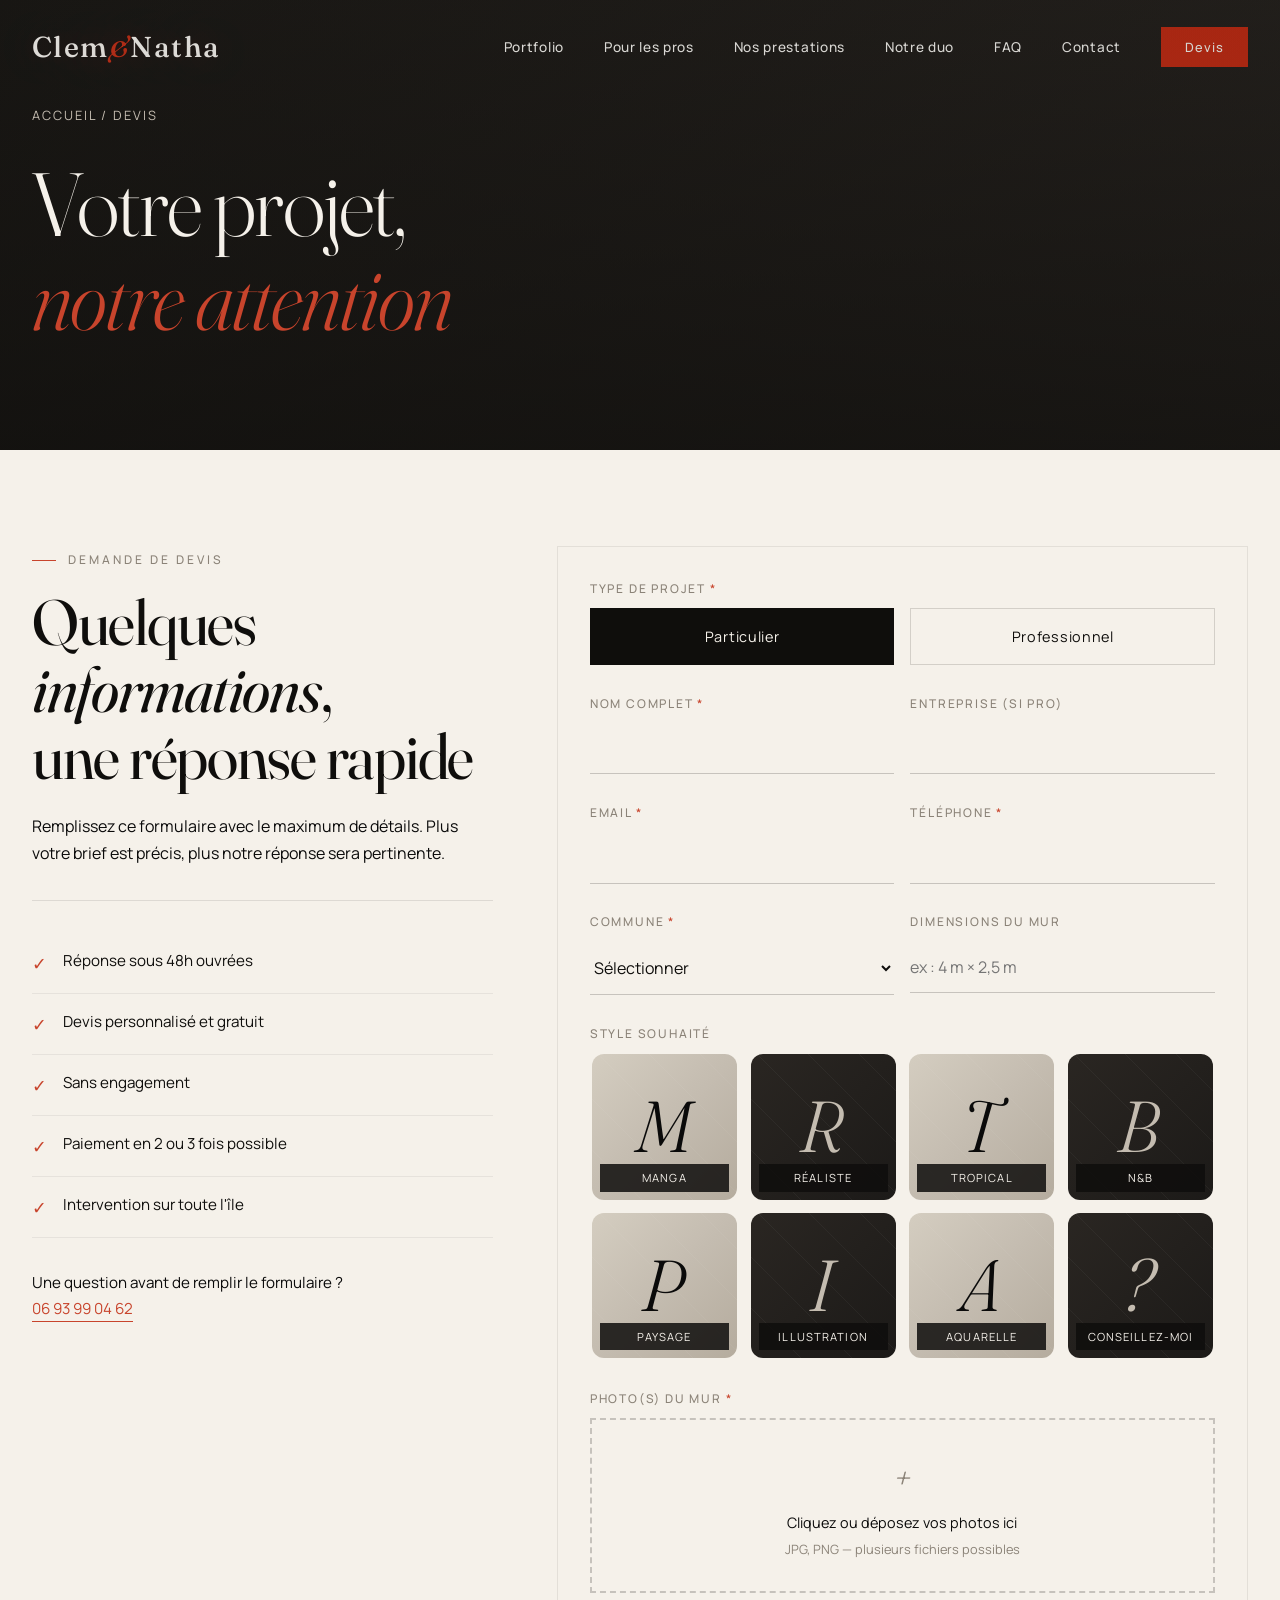
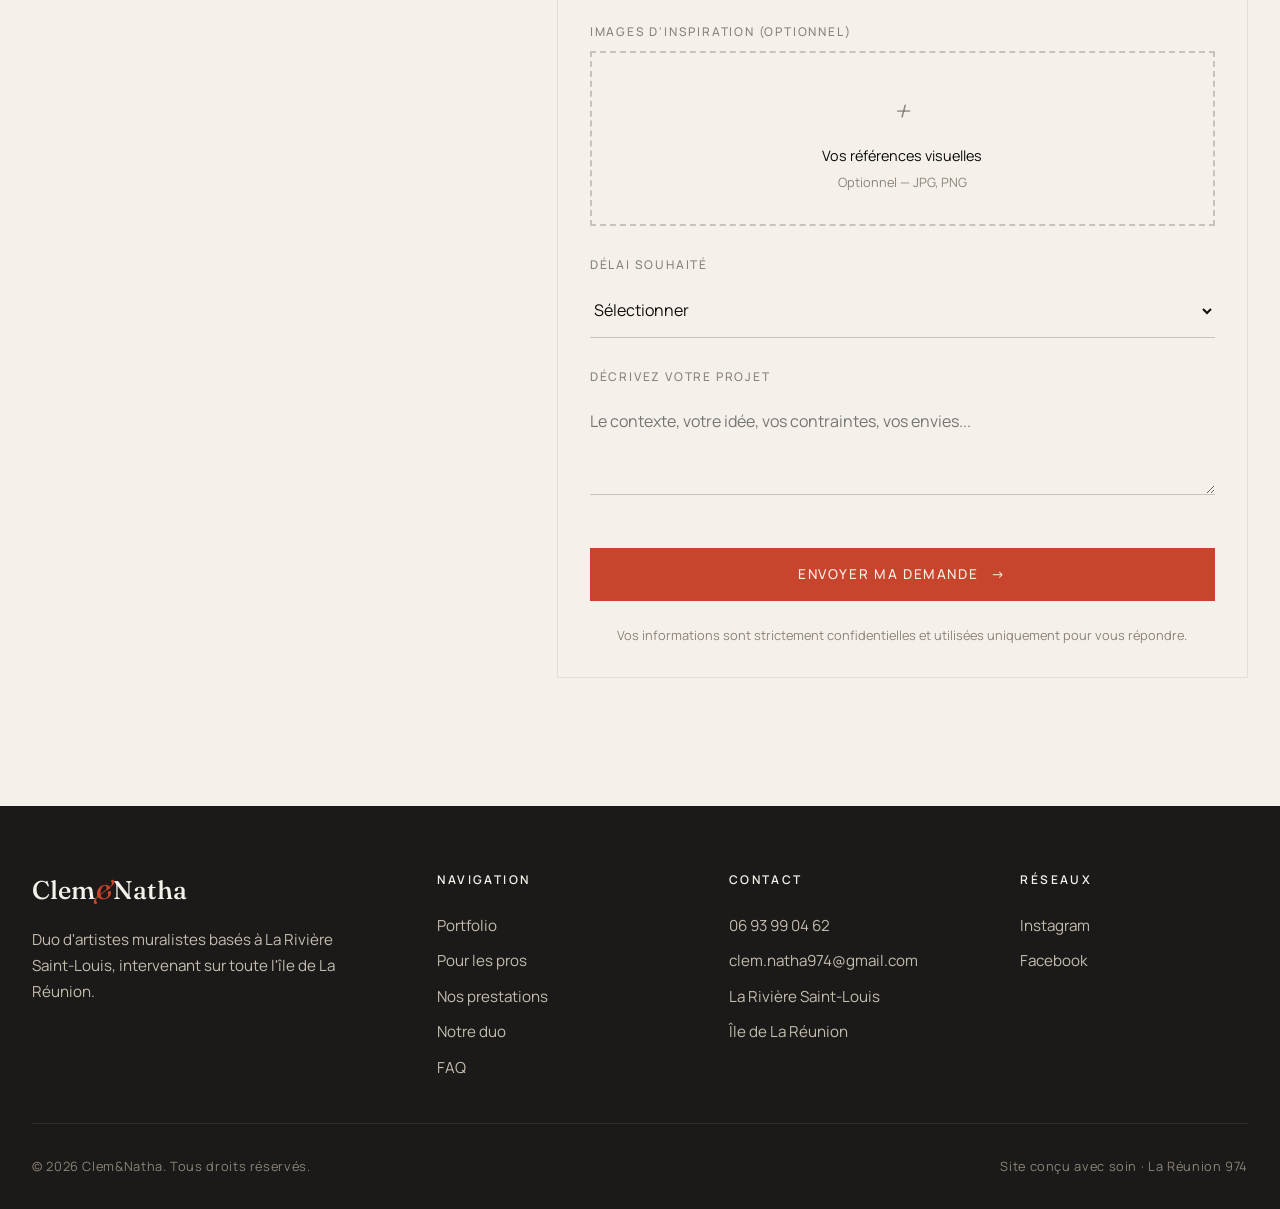
<file: devis.html>
﻿<!DOCTYPE html>
<html lang="fr">
<head>
  <meta charset="UTF-8">
  <meta name="viewport" content="width=device-width, initial-scale=1.0">
  <!-- Google tag (gtag.js) -->
  <script async src="https://www.googletagmanager.com/gtag/js?id=G-RRQ0XEG17L"></script>
  <script>
    window.dataLayer = window.dataLayer || [];
    function gtag(){dataLayer.push(arguments);}
    gtag('js', new Date());
    gtag('config', 'G-RRQ0XEG17L');
  </script>
  <meta name="robots" content="index, follow">
  <meta name="keywords" content="devis fresque murale Réunion, prix peinture murale 974, fresque sur mesure La Réunion, artiste muraliste devis">
  <title>Demander un devis — Clem&Natha | Fresque murale La Réunion</title>
  <meta name="description" content="Demandez votre devis personnalisé pour une fresque murale à La Réunion. Réponse sous 48h. Devis gratuit et sans engagement, pour particuliers et pros.">

  <!-- Open Graph -->
  <meta property="og:title" content="Demander un devis — Clem&Natha | Fresque murale La Réunion">
  <meta property="og:description" content="Demandez votre devis personnalisé pour une fresque murale à La Réunion. Réponse sous 48h. Gratuit, sans engagement.">
  <meta property="og:type" content="website">
  <meta property="og:url" content="https://clemetnatha.re/devis">
  <meta property="og:locale" content="fr_FR">
  <meta property="og:site_name" content="Clem&Natha">
  <meta property="og:image" content="https://clemetnatha.re/hero-01.webp">
  <meta property="og:image:width" content="1200">
  <meta property="og:image:height" content="630">
  <meta property="og:image:alt" content="Devis fresque murale Clem&Natha">

  <!-- Twitter Cards -->
  <meta name="twitter:card" content="summary_large_image">
  <meta name="twitter:title" content="Demander un devis — Clem&Natha | Fresque murale La Réunion">
  <meta name="twitter:description" content="Devis personnalisé sous 48h, gratuit et sans engagement.">
  <meta name="twitter:image" content="https://clemetnatha.re/hero-01.webp">

  <link rel="stylesheet" href="style.css">
  <link rel="canonical" href="https://clemetnatha.re/devis">
  <link rel="icon" type="image/svg+xml" href="/favicon.svg">
  <link rel="alternate icon" href="/favicon.ico">
  <link rel="apple-touch-icon" href="/apple-touch-icon.png">
  <script type="application/ld+json">
  {
    "@context": "https://schema.org",
    "@type": "WebPage",
    "name": "Demande de devis fresque murale — Clem&Natha La Réunion",
    "url": "https://clemetnatha.re/devis",
    "isPartOf": {"@type": "WebSite", "url": "https://clemetnatha.re"}
  }
  </script>
  <script type="application/ld+json">
  {
    "@context": "https://schema.org",
    "@type": "BreadcrumbList",
    "itemListElement": [
      {"@type": "ListItem", "position": 1, "name": "Accueil", "item": "https://clemetnatha.re/"},
      {"@type": "ListItem", "position": 2, "name": "Devis", "item": "https://clemetnatha.re/devis"}
    ]
  }
  </script>
  <link rel="preconnect" href="https://fonts.googleapis.com">
  <link rel="preconnect" href="https://fonts.gstatic.com" crossorigin>
  <link rel="stylesheet" href="https://fonts.googleapis.com/css2?family=Fraunces:ital,opsz,wght@0,9..144,300;0,9..144,400;0,9..144,500;0,9..144,600;0,9..144,700;1,9..144,400&family=Manrope:wght@300;400;500;600;700&family=Noto+Serif+JP:wght@400;500&display=swap">
</head>
<body>

<nav class="nav">
  <a href="/" class="nav-logo">Clem<span>&</span>Natha</a>
  <button class="nav-toggle" aria-label="Menu">
    <span></span><span></span><span></span>
  </button>
  <ul class="nav-menu">
    <li><a href="/portfolio">Portfolio</a></li>
    <li><a href="/pros">Pour les pros</a></li>
    <li><a href="/services">Nos prestations</a></li>
    <li><a href="/about">Notre duo</a></li>
    <li><a href="/faq">FAQ</a></li>
    <li><a href="/contact">Contact</a></li>
    <li><a href="/devis" class="nav-cta">Devis</a></li>
  </ul>
</nav>

<main>

<section class="page-hero" style="height: 50vh; min-height: 400px;">
  <div class="page-hero-content">
    <div class="breadcrumb"><a href="/">Accueil</a> / Devis</div>
    <h1>Votre projet,<br><em>notre attention</em></h1>
  </div>
</section>

<section style="background: var(--paper); padding-top: 6rem;">
  <div class="container">
    <div class="form-section">

      <aside class="form-aside reveal">
        <span class="eyebrow">Demande de devis</span>
        <h2 style="margin-top: 1rem;">Quelques <em>informations</em>,<br>une réponse rapide</h2>
        <p>Remplissez ce formulaire avec le maximum de détails. Plus votre brief est précis, plus notre réponse sera pertinente.</p>

        <ul class="reassurance">
          <li>Réponse sous 48h ouvrées</li>
          <li>Devis personnalisé et gratuit</li>
          <li>Sans engagement</li>
          <li>Paiement en 2 ou 3 fois possible</li>
          <li>Intervention sur toute l'île</li>
        </ul>

        <p style="margin-top: 2rem; font-size: 0.95rem;">Une question avant de remplir le formulaire ?<br>
          <a href="tel:0693990462" style="color: var(--vermillon); border-bottom: 1px solid var(--vermillon); padding-bottom: 2px;">06 93 99 04 62</a>
        </p>
      </aside>

      <form class="form-card reveal reveal-delay-1" name="devis" method="POST" action="/merci" netlify netlify-honeypot="botcheck" enctype="multipart/form-data">
        <input type="hidden" name="form-name" value="devis">
        <input type="hidden" name="type_projet" value="Particulier">
        <input type="hidden" name="styles_souhaites" value="">
        <input type="checkbox" name="botcheck" style="display:none">

        <div class="form-row">
          <label>Type de projet <span class="required">*</span></label>
          <div class="radio-group" role="radiogroup" aria-label="Type de projet">
            <div class="radio-pill active" role="radio" aria-checked="true" tabindex="0">Particulier</div>
            <div class="radio-pill" role="radio" aria-checked="false" tabindex="0">Professionnel</div>
          </div>
        </div>

        <div class="form-row split">
          <div>
            <label for="nom">Nom complet <span class="required">*</span></label>
            <input type="text" id="nom" name="nom" required>
          </div>
          <div>
            <label for="entreprise">Entreprise (si pro)</label>
            <input type="text" id="entreprise" name="entreprise">
          </div>
        </div>

        <div class="form-row split">
          <div>
            <label for="email">Email <span class="required">*</span></label>
            <input type="email" id="email" name="email" required>
          </div>
          <div>
            <label for="tel">Téléphone <span class="required">*</span></label>
            <input type="tel" id="tel" name="tel" required>
          </div>
        </div>

        <div class="form-row split">
          <div>
            <label for="commune">Commune <span class="required">*</span></label>
            <select id="commune" name="commune" required>
              <option value="">Sélectionner</option>
              <option>Saint-Denis</option>
              <option>Saint-Paul</option>
              <option>Saint-Pierre</option>
              <option>Le Tampon</option>
              <option>Saint-André</option>
              <option>Saint-Louis</option>
              <option>Le Port</option>
              <option>Saint-Benoît</option>
              <option>Saint-Joseph</option>
              <option>Saint-Leu</option>
              <option>Sainte-Marie</option>
              <option>Sainte-Suzanne</option>
              <option>La Possession</option>
              <option>Bras-Panon</option>
              <option>L'Étang-Salé</option>
              <option>Petite-Île</option>
              <option>Saint-Philippe</option>
              <option>Sainte-Rose</option>
              <option>Cilaos</option>
              <option>Salazie</option>
              <option>Entre-Deux</option>
              <option>Trois-Bassins</option>
              <option>Les Avirons</option>
              <option>La Plaine-des-Palmistes</option>
            </select>
          </div>
          <div>
            <label for="dimensions">Dimensions du mur</label>
            <input type="text" id="dimensions" name="dimensions" placeholder="ex : 4 m × 2,5 m">
          </div>
        </div>

        <div class="form-row">
          <label>Style souhaité</label>
          <div class="styles-pick" role="group" aria-label="Style souhaité">
            <div class="style-pick" role="checkbox" aria-checked="false" tabindex="0">
              <div class="photo-placeholder">
                <div class="ph-num">M</div>
              </div>
              <span>Manga</span>
            </div>
            <div class="style-pick" role="checkbox" aria-checked="false" tabindex="0">
              <div class="photo-placeholder dark">
                <div class="ph-num">R</div>
              </div>
              <span>Réaliste</span>
            </div>
            <div class="style-pick" role="checkbox" aria-checked="false" tabindex="0">
              <div class="photo-placeholder">
                <div class="ph-num">T</div>
              </div>
              <span>Tropical</span>
            </div>
            <div class="style-pick" role="checkbox" aria-checked="false" tabindex="0">
              <div class="photo-placeholder dark">
                <div class="ph-num">B</div>
              </div>
              <span>N&B</span>
            </div>
            <div class="style-pick" role="checkbox" aria-checked="false" tabindex="0">
              <div class="photo-placeholder">
                <div class="ph-num">P</div>
              </div>
              <span>Paysage</span>
            </div>
            <div class="style-pick" role="checkbox" aria-checked="false" tabindex="0">
              <div class="photo-placeholder dark">
                <div class="ph-num">I</div>
              </div>
              <span>Illustration</span>
            </div>
            <div class="style-pick" role="checkbox" aria-checked="false" tabindex="0">
              <div class="photo-placeholder">
                <div class="ph-num">A</div>
              </div>
              <span>Aquarelle</span>
            </div>
            <div class="style-pick" role="checkbox" aria-checked="false" tabindex="0">
              <div class="photo-placeholder dark">
                <div class="ph-num">?</div>
              </div>
              <span>Conseillez-moi</span>
            </div>
          </div>
        </div>

        <div class="form-row">
          <label>Photo(s) du mur <span class="required">*</span></label>
          <div class="upload-zone">
            <div class="upload-icon">+</div>
            <p>Cliquez ou déposez vos photos ici</p>
            <span>JPG, PNG — plusieurs fichiers possibles</span>
            <input type="file" name="photos-mur" accept="image/*" multiple style="display: none;">
          </div>
        </div>

        <div class="form-row">
          <label>Images d'inspiration (optionnel)</label>
          <div class="upload-zone">
            <div class="upload-icon">+</div>
            <p>Vos références visuelles</p>
            <span>Optionnel — JPG, PNG</span>
            <input type="file" name="photos-inspi" accept="image/*" multiple style="display: none;">
          </div>
        </div>

        <div class="form-row">
          <label for="delai">Délai souhaité</label>
          <select id="delai" name="delai">
            <option value="">Sélectionner</option>
            <option>Dans le mois</option>
            <option>Dans les 3 mois</option>
            <option>Dans les 6 mois</option>
            <option>Pas de délai précis</option>
          </select>
        </div>

        <div class="form-row">
          <label for="message">Décrivez votre projet</label>
          <textarea id="message" name="message" placeholder="Le contexte, votre idée, vos contraintes, vos envies..."></textarea>
        </div>

        <button type="submit" class="btn btn-primary" style="width: 100%; justify-content: center; margin-top: 1rem;">
          Envoyer ma demande <span class="arrow">→</span>
        </button>

        <p style="font-size: 0.8rem; color: var(--stone); margin-top: 1.5rem; text-align: center;">
          Vos informations sont strictement confidentielles et utilisées uniquement pour vous répondre.
        </p>
      </form>

    </div>
  </div>
</section>

</main>

<footer>
  <div class="container">
    <div class="footer-grid">
      <div class="footer-brand">
        <div class="logo">Clem<em>&</em>Natha</div>
        <p>Duo d'artistes muralistes basés à La Rivière Saint-Louis, intervenant sur toute l'île de La Réunion.</p>
      </div>
      <div>
        <h5>Navigation</h5>
        <ul>
          <li><a href="/portfolio">Portfolio</a></li>
          <li><a href="/pros">Pour les pros</a></li>
          <li><a href="/services">Nos prestations</a></li>
          <li><a href="/about">Notre duo</a></li>
          <li><a href="/faq">FAQ</a></li>
        </ul>
      </div>
      <div>
        <h5>Contact</h5>
        <ul>
          <li><a href="tel:0693990462">06 93 99 04 62</a></li>
          <li><a href="mailto:clem.natha974@gmail.com">clem.natha974@gmail.com</a></li>
          <li>La Rivière Saint-Louis</li>
          <li>Île de La Réunion</li>
        </ul>
      </div>
      <div>
        <h5>Réseaux</h5>
        <ul>
          <li><a href="https://www.instagram.com/clem.natha/" target="_blank" rel="noopener">Instagram</a></li>
          <li><a href="https://www.facebook.com/clemetnatha/" target="_blank" rel="noopener">Facebook</a></li>
        </ul>
      </div>
    </div>
    <div class="footer-bottom">
      <span>© 2026 Clem&Natha. Tous droits réservés.</span>
      <span>Site conçu avec soin · La Réunion 974</span>
    </div>
  </div>
</footer>

<script src="main.js"></script>
</body>
</html>
</file>
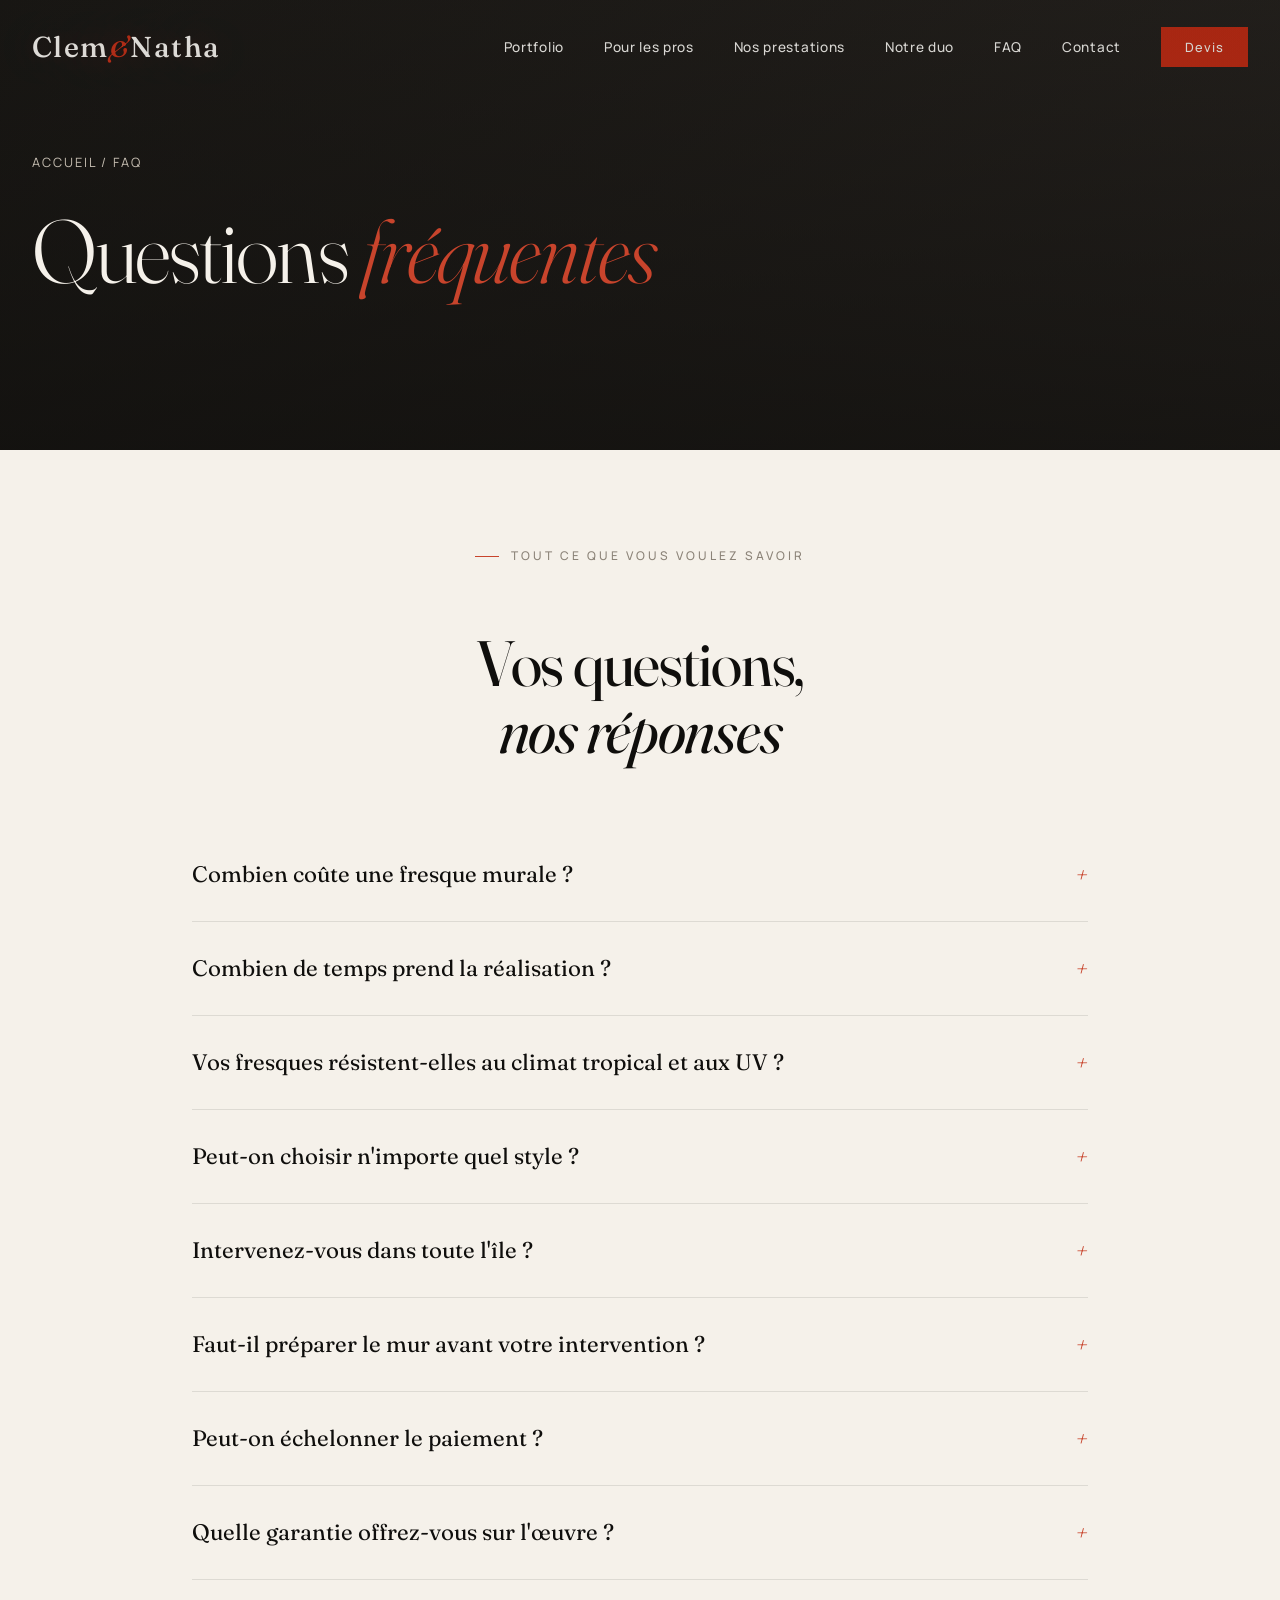
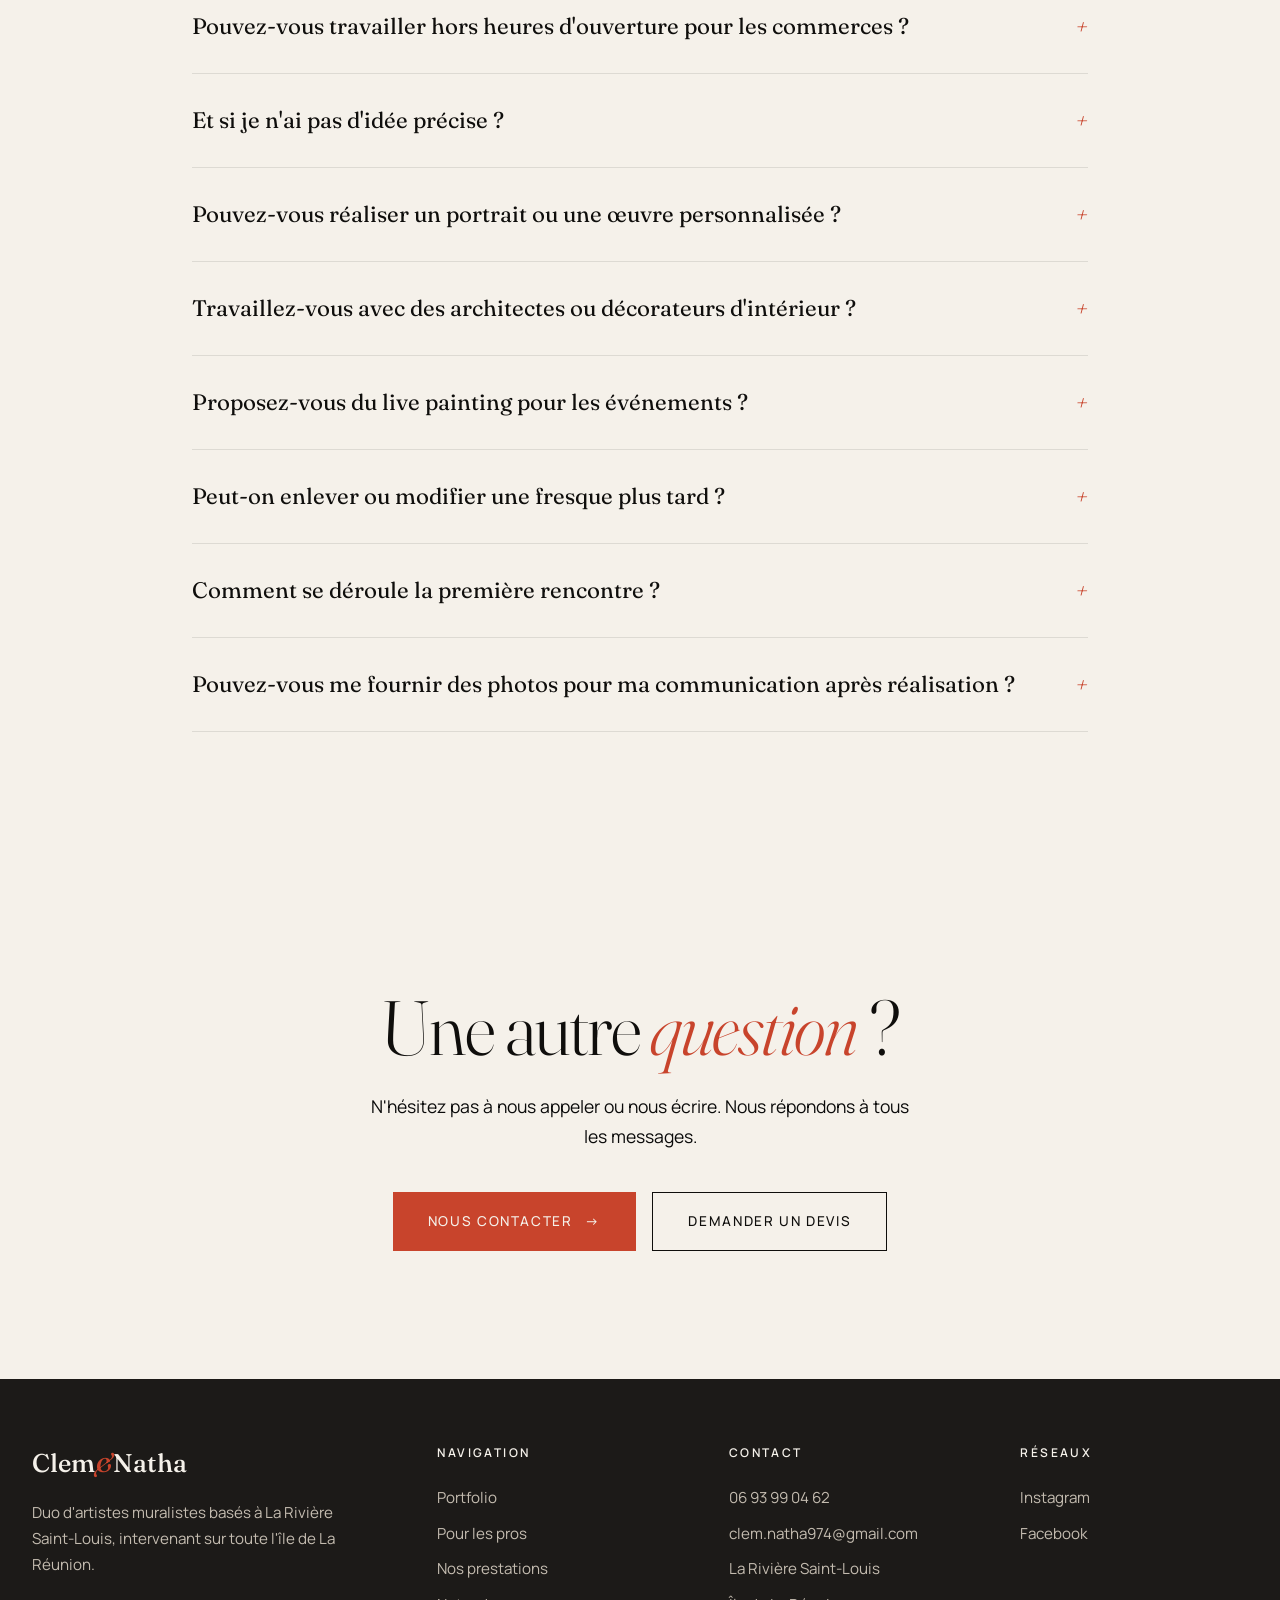
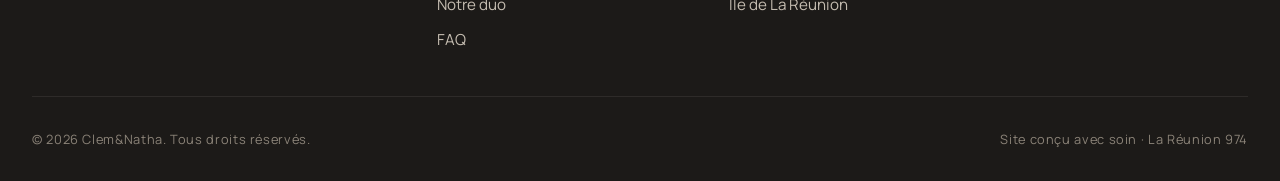
<file: faq.html>
﻿<!DOCTYPE html>
<html lang="fr">
<head>
  <meta charset="UTF-8">
  <meta name="viewport" content="width=device-width, initial-scale=1.0">
  <!-- Google tag (gtag.js) -->
  <script async src="https://www.googletagmanager.com/gtag/js?id=G-RRQ0XEG17L"></script>
  <script>
    window.dataLayer = window.dataLayer || [];
    function gtag(){dataLayer.push(arguments);}
    gtag('js', new Date());
    gtag('config', 'G-RRQ0XEG17L');
  </script>
  <meta name="robots" content="index, follow">
  <meta name="keywords" content="faq fresque murale Réunion, questions peinture murale 974, tarif fresque murale La Réunion, artiste muraliste Réunion">
  <title>FAQ — Fresques murales La Réunion | Clem&Natha</title>
  <meta name="description" content="Tout savoir sur nos fresques murales : tarifs, délais, techniques, résistance climat tropical, paiement, zone d'intervention. Questions fréquentes Clem&Natha.">

  <!-- Open Graph -->
  <meta property="og:title" content="FAQ — Fresques murales La Réunion | Clem&Natha">
  <meta property="og:description" content="Tarifs, délais, techniques, résistance climat tropical, paiement. Toutes les réponses sur les fresques murales à La Réunion.">
  <meta property="og:type" content="article">
  <meta property="og:url" content="https://clemetnatha.re/faq">
  <meta property="og:locale" content="fr_FR">
  <meta property="og:site_name" content="Clem&Natha">
  <meta property="og:image" content="https://clemetnatha.re/hero-01.webp">
  <meta property="og:image:width" content="1200">
  <meta property="og:image:height" content="630">
  <meta property="og:image:alt" content="Questions fréquentes sur les fresques murales Clem&Natha">

  <!-- Twitter Cards -->
  <meta name="twitter:card" content="summary_large_image">
  <meta name="twitter:title" content="FAQ — Fresques murales La Réunion | Clem&Natha">
  <meta name="twitter:description" content="Tarifs, délais, techniques, résistance climat tropical.">
  <meta name="twitter:image" content="https://clemetnatha.re/hero-01.webp">

  <link rel="stylesheet" href="style.css">
  <link rel="canonical" href="https://clemetnatha.re/faq">
  <link rel="icon" type="image/svg+xml" href="/favicon.svg">
  <link rel="alternate icon" href="/favicon.ico">
  <link rel="apple-touch-icon" href="/apple-touch-icon.png">
  <link rel="preconnect" href="https://fonts.googleapis.com">
  <link rel="preconnect" href="https://fonts.gstatic.com" crossorigin>
  <link rel="stylesheet" href="https://fonts.googleapis.com/css2?family=Fraunces:ital,opsz,wght@0,9..144,300;0,9..144,400;0,9..144,500;0,9..144,600;0,9..144,700;1,9..144,400&family=Manrope:wght@300;400;500;600;700&family=Noto+Serif+JP:wght@400;500&display=swap">

  <!-- Schema.org FAQPage -->
  <script type="application/ld+json">
  {
    "@context": "https://schema.org",
    "@type": "FAQPage",
    "mainEntity": [
      {
        "@type": "Question",
        "name": "Combien coûte une fresque murale ?",
        "acceptedAnswer": {
          "@type": "Answer",
          "text": "Le tarif dépend de plusieurs facteurs : la taille du mur, la complexité du design, la technique utilisée (pinceau, bombe, aérographe), et l'accessibilité du chantier. Chaque projet étant unique, nous établissons un devis personnalisé pour chaque demande. Pour obtenir une proposition précise, envoyez-nous une photo du mur, ses dimensions et votre idée — réponse sous 48h, gratuite et sans engagement."
        }
      },
      {
        "@type": "Question",
        "name": "Combien de temps prend la réalisation ?",
        "acceptedAnswer": {
          "@type": "Answer",
          "text": "Cela dépend entièrement de la taille et de la complexité du projet. Une petite fresque (chambre d'enfant, mur d'accent) peut être réalisée en 1 à 2 jours. Une fresque moyenne (10-20m²) demande généralement 3 à 5 jours. Une grande œuvre extérieure ou une façade peut nécessiter 1 à 2 semaines. Nous vous communiquons un planning précis dès la validation du devis."
        }
      },
      {
        "@type": "Question",
        "name": "Vos fresques résistent-elles au climat tropical et aux UV ?",
        "acceptedAnswer": {
          "@type": "Answer",
          "text": "Absolument. Nous utilisons des peintures et apprêts sélectionnés pour leur résistance aux UV, aux intempéries et au climat tropical réunionnais. Les fresques extérieures bénéficient d'une finition de protection supplémentaire qui renforce leur durabilité. Résultat : des œuvres qui traversent les années sans entretien particulier."
        }
      },
      {
        "@type": "Question",
        "name": "Peut-on choisir n'importe quel style ?",
        "acceptedAnswer": {
          "@type": "Answer",
          "text": "Oui. Nous maîtrisons un large éventail de styles : manga, anime, réaliste, hyperréaliste, B&W, paysage, illustration, aquarelle, tropical, graphique. Si vous hésitez ou n'avez pas d'idée précise, donnez-nous simplement le thème ou l'ambiance souhaitée — nous vous proposerons des directions créatives lors du devis."
        }
      },
      {
        "@type": "Question",
        "name": "Intervenez-vous dans toute l'île ?",
        "acceptedAnswer": {
          "@type": "Answer",
          "text": "Oui, nous intervenons sur l'ensemble de La Réunion : du Nord au Sud (Saint-Denis, Saint-Pierre, Le Tampon), de l'Est à l'Ouest (Saint-Benoît, Saint-Paul, Saint-Gilles), les hauts (Cilaos, Salazie, Plaine-des-Palmistes) comme le littoral. Notre atelier est à La Rivière Saint-Louis mais nous nous déplaçons partout sur l'île."
        }
      },
      {
        "@type": "Question",
        "name": "Faut-il préparer le mur avant votre intervention ?",
        "acceptedAnswer": {
          "@type": "Answer",
          "text": "Le mur doit être propre, sec et en bon état (pas d'écaillage, pas de moisissure). Si une préparation plus poussée est nécessaire (rebouchage, sous-couche, lessivage), nous pouvons nous en charger ou vous orienter vers un artisan. Nous évaluons l'état du support lors de notre visite technique avant le devis."
        }
      },
      {
        "@type": "Question",
        "name": "Peut-on échelonner le paiement ?",
        "acceptedAnswer": {
          "@type": "Answer",
          "text": "Oui, nous proposons le paiement en 2 ou 3 fois sans frais, pour les particuliers comme pour les professionnels. Les modalités sont fixées dans le devis : un acompte au démarrage, puis les versements suivants selon le calendrier convenu."
        }
      },
      {
        "@type": "Question",
        "name": "Quelle garantie offrez-vous sur l'œuvre ?",
        "acceptedAnswer": {
          "@type": "Answer",
          "text": "Nous garantissons la qualité de la réalisation et la durabilité des matériaux utilisés. Pour les fresques extérieures, notre finition de protection assure une tenue dans le temps face aux conditions climatiques tropicales. En cas de dégradation imputable à un défaut de réalisation, nous intervenons gratuitement."
        }
      },
      {
        "@type": "Question",
        "name": "Pouvez-vous travailler hors heures d'ouverture pour les commerces ?",
        "acceptedAnswer": {
          "@type": "Answer",
          "text": "Oui. Pour limiter l'impact sur votre activité, nous pouvons intervenir tôt le matin, en soirée ou les jours de fermeture. Cette flexibilité est essentielle pour les restaurants, hôtels et commerces — nous l'intégrons systématiquement dans la planification du chantier."
        }
      },
      {
        "@type": "Question",
        "name": "Et si je n'ai pas d'idée précise ?",
        "acceptedAnswer": {
          "@type": "Answer",
          "text": "Aucun problème, c'est même fréquent. Donnez-nous simplement un thème, une ambiance, des références qui vous parlent — nous vous proposons plusieurs directions créatives lors de la phase de devis. Notre rôle est aussi de vous accompagner dans la conception, pas seulement dans l'exécution."
        }
      },
      {
        "@type": "Question",
        "name": "Pouvez-vous réaliser un portrait ou une œuvre personnalisée ?",
        "acceptedAnswer": {
          "@type": "Answer",
          "text": "Oui. Nous réalisons régulièrement des portraits — d'enfants, d'animaux de compagnie, de proches, voire des autoportraits pour des commandes très personnelles. Il faut prévoir des photos de référence haute qualité. Le réalisme demande plus de temps mais permet des résultats saisissants."
        }
      },
      {
        "@type": "Question",
        "name": "Travaillez-vous avec des architectes ou décorateurs d'intérieur ?",
        "acceptedAnswer": {
          "@type": "Answer",
          "text": "Oui, et c'est un format de collaboration que nous apprécions particulièrement. Nous nous adaptons aux contraintes de design et d'ambiance définies par le projet, et savons proposer des œuvres qui s'intègrent harmonieusement dans une vision décorative globale. N'hésitez pas à nous contacter pour discuter d'un partenariat."
        }
      },
      {
        "@type": "Question",
        "name": "Proposez-vous du live painting pour les événements ?",
        "acceptedAnswer": {
          "@type": "Answer",
          "text": "Oui, nous intervenons en live painting pour des événements professionnels (lancements produits, soirées d'entreprise, salons), des mariages, ou tout événement souhaitant intégrer une animation artistique. La performance peut donner lieu à une œuvre conservée par l'organisateur ou les invités."
        }
      },
      {
        "@type": "Question",
        "name": "Peut-on enlever ou modifier une fresque plus tard ?",
        "acceptedAnswer": {
          "@type": "Answer",
          "text": "Oui. Une fresque peut être recouverte d'une nouvelle peinture si vous souhaitez changer de décor. Une modification partielle est également possible. Cette réversibilité est un avantage par rapport à des solutions décoratives plus permanentes (papier peint marouflé, carrelage, etc.)."
        }
      },
      {
        "@type": "Question",
        "name": "Comment se déroule la première rencontre ?",
        "acceptedAnswer": {
          "@type": "Answer",
          "text": "Après votre demande de devis, nous échangeons par téléphone ou email pour comprendre votre projet. Pour les projets significatifs, nous proposons une visite technique gratuite sur site afin d'évaluer le mur, l'environnement et discuter de vos envies. Le devis est ensuite envoyé sous 48h."
        }
      },
      {
        "@type": "Question",
        "name": "Pouvez-vous me fournir des photos pour ma communication après réalisation ?",
        "acceptedAnswer": {
          "@type": "Answer",
          "text": "Oui, et c'est même inclus dans nos prestations professionnelles. Nous prenons des photos de qualité de l'œuvre finalisée, que vous pouvez utiliser librement pour votre communication (réseaux sociaux, site web, presse). Une vidéo de \"making of\" peut également être réalisée sur demande."
        }
      }
    ]
  }
  </script>
  <script type="application/ld+json">
  {
    "@context": "https://schema.org",
    "@type": "BreadcrumbList",
    "itemListElement": [
      {"@type": "ListItem", "position": 1, "name": "Accueil", "item": "https://clemetnatha.re/"},
      {"@type": "ListItem", "position": 2, "name": "FAQ", "item": "https://clemetnatha.re/faq"}
    ]
  }
  </script>
</head>
<body>

<nav class="nav">
  <a href="/" class="nav-logo">Clem<span>&</span>Natha</a>
  <button class="nav-toggle" aria-label="Menu">
    <span></span><span></span><span></span>
  </button>
  <ul class="nav-menu">
    <li><a href="/portfolio">Portfolio</a></li>
    <li><a href="/pros">Pour les pros</a></li>
    <li><a href="/services">Nos prestations</a></li>
    <li><a href="/about">Notre duo</a></li>
    <li><a href="/faq">FAQ</a></li>
    <li><a href="/contact">Contact</a></li>
    <li><a href="/devis" class="nav-cta">Devis</a></li>
  </ul>
</nav>

<main>

<section class="page-hero" style="height: 50vh; min-height: 400px;">
  <div class="page-hero-content">
    <div class="breadcrumb"><a href="/">Accueil</a> / FAQ</div>
    <h1>Questions <em>fréquentes</em></h1>
  </div>
</section>

<section style="background: var(--paper); padding-top: 6rem;">
  <div class="container-narrow">
    <div class="section-header center reveal" style="margin-bottom: 4rem;">
      <span class="eyebrow">Tout ce que vous voulez savoir</span>
      <h2>Vos questions,<br><em>nos réponses</em></h2>
    </div>

    <div class="faq-list">

      <div class="faq-item reveal">
        <button class="faq-question">
          <span>Combien coûte une fresque murale ?</span>
          <span class="faq-toggle">+</span>
        </button>
        <div class="faq-answer">
          <p>Le tarif dépend de plusieurs facteurs : la taille du mur, la complexité du design, la technique utilisée (pinceau, bombe, aérographe), et l'accessibilité du chantier. Chaque projet étant unique, nous établissons un devis personnalisé pour chaque demande. Pour obtenir une proposition précise, envoyez-nous une photo du mur, ses dimensions et votre idée — réponse sous 48h, gratuite et sans engagement.</p>
        </div>
      </div>

      <div class="faq-item reveal">
        <button class="faq-question">
          <span>Combien de temps prend la réalisation ?</span>
          <span class="faq-toggle">+</span>
        </button>
        <div class="faq-answer">
          <p>Cela dépend entièrement de la taille et de la complexité du projet. Une petite fresque (chambre d'enfant, mur d'accent) peut être réalisée en 1 à 2 jours. Une fresque moyenne (10-20m²) demande généralement 3 à 5 jours. Une grande œuvre extérieure ou une façade peut nécessiter 1 à 2 semaines. Nous vous communiquons un planning précis dès la validation du devis.</p>
        </div>
      </div>

      <div class="faq-item reveal">
        <button class="faq-question">
          <span>Vos fresques résistent-elles au climat tropical et aux UV ?</span>
          <span class="faq-toggle">+</span>
        </button>
        <div class="faq-answer">
          <p>Absolument. Nous utilisons des peintures et apprêts sélectionnés pour leur résistance aux UV, aux intempéries et au climat tropical réunionnais. Les fresques extérieures bénéficient d'une finition de protection supplémentaire qui renforce leur durabilité. Résultat : des œuvres qui traversent les années sans entretien particulier.</p>
        </div>
      </div>

      <div class="faq-item reveal">
        <button class="faq-question">
          <span>Peut-on choisir n'importe quel style ?</span>
          <span class="faq-toggle">+</span>
        </button>
        <div class="faq-answer">
          <p>Oui. Nous maîtrisons un large éventail de styles : manga, anime, réaliste, hyperréaliste, B&W, paysage, illustration, aquarelle, tropical, graphique. Si vous hésitez ou n'avez pas d'idée précise, donnez-nous simplement le thème ou l'ambiance souhaitée — nous vous proposerons des directions créatives lors du devis.</p>
        </div>
      </div>

      <div class="faq-item reveal">
        <button class="faq-question">
          <span>Intervenez-vous dans toute l'île ?</span>
          <span class="faq-toggle">+</span>
        </button>
        <div class="faq-answer">
          <p>Oui, nous intervenons sur l'ensemble de La Réunion : du Nord au Sud (Saint-Denis, Saint-Pierre, Le Tampon), de l'Est à l'Ouest (Saint-Benoît, Saint-Paul, Saint-Gilles), les hauts (Cilaos, Salazie, Plaine-des-Palmistes) comme le littoral. Notre atelier est à La Rivière Saint-Louis mais nous nous déplaçons partout sur l'île.</p>
        </div>
      </div>

      <div class="faq-item reveal">
        <button class="faq-question">
          <span>Faut-il préparer le mur avant votre intervention ?</span>
          <span class="faq-toggle">+</span>
        </button>
        <div class="faq-answer">
          <p>Le mur doit être propre, sec et en bon état (pas d'écaillage, pas de moisissure). Si une préparation plus poussée est nécessaire (rebouchage, sous-couche, lessivage), nous pouvons nous en charger ou vous orienter vers un artisan. Nous évaluons l'état du support lors de notre visite technique avant le devis.</p>
        </div>
      </div>

      <div class="faq-item reveal">
        <button class="faq-question">
          <span>Peut-on échelonner le paiement ?</span>
          <span class="faq-toggle">+</span>
        </button>
        <div class="faq-answer">
          <p>Oui, nous proposons le paiement en 2 ou 3 fois sans frais, pour les particuliers comme pour les professionnels. Les modalités sont fixées dans le devis : un acompte au démarrage, puis les versements suivants selon le calendrier convenu.</p>
        </div>
      </div>

      <div class="faq-item reveal">
        <button class="faq-question">
          <span>Quelle garantie offrez-vous sur l'œuvre ?</span>
          <span class="faq-toggle">+</span>
        </button>
        <div class="faq-answer">
          <p>Nous garantissons la qualité de la réalisation et la durabilité des matériaux utilisés. Pour les fresques extérieures, notre finition de protection assure une tenue dans le temps face aux conditions climatiques tropicales. En cas de dégradation imputable à un défaut de réalisation, nous intervenons gratuitement.</p>
        </div>
      </div>

      <div class="faq-item reveal">
        <button class="faq-question">
          <span>Pouvez-vous travailler hors heures d'ouverture pour les commerces ?</span>
          <span class="faq-toggle">+</span>
        </button>
        <div class="faq-answer">
          <p>Oui. Pour limiter l'impact sur votre activité, nous pouvons intervenir tôt le matin, en soirée ou les jours de fermeture. Cette flexibilité est essentielle pour les restaurants, hôtels et commerces — nous l'intégrons systématiquement dans la planification du chantier.</p>
        </div>
      </div>

      <div class="faq-item reveal">
        <button class="faq-question">
          <span>Et si je n'ai pas d'idée précise ?</span>
          <span class="faq-toggle">+</span>
        </button>
        <div class="faq-answer">
          <p>Aucun problème, c'est même fréquent. Donnez-nous simplement un thème, une ambiance, des références qui vous parlent — nous vous proposons plusieurs directions créatives lors de la phase de devis. Notre rôle est aussi de vous accompagner dans la conception, pas seulement dans l'exécution.</p>
        </div>
      </div>

      <div class="faq-item reveal">
        <button class="faq-question">
          <span>Pouvez-vous réaliser un portrait ou une œuvre personnalisée ?</span>
          <span class="faq-toggle">+</span>
        </button>
        <div class="faq-answer">
          <p>Oui. Nous réalisons régulièrement des portraits — d'enfants, d'animaux de compagnie, de proches, voire des autoportraits pour des commandes très personnelles. Il faut prévoir des photos de référence haute qualité. Le réalisme demande plus de temps mais permet des résultats saisissants.</p>
        </div>
      </div>

      <div class="faq-item reveal">
        <button class="faq-question">
          <span>Travaillez-vous avec des architectes ou décorateurs d'intérieur ?</span>
          <span class="faq-toggle">+</span>
        </button>
        <div class="faq-answer">
          <p>Oui, et c'est un format de collaboration que nous apprécions particulièrement. Nous nous adaptons aux contraintes de design et d'ambiance définies par le projet, et savons proposer des œuvres qui s'intègrent harmonieusement dans une vision décorative globale. N'hésitez pas à nous contacter pour discuter d'un partenariat.</p>
        </div>
      </div>

      <div class="faq-item reveal">
        <button class="faq-question">
          <span>Proposez-vous du live painting pour les événements ?</span>
          <span class="faq-toggle">+</span>
        </button>
        <div class="faq-answer">
          <p>Oui, nous intervenons en live painting pour des événements professionnels (lancements produits, soirées d'entreprise, salons), des mariages, ou tout événement souhaitant intégrer une animation artistique. La performance peut donner lieu à une œuvre conservée par l'organisateur ou les invités.</p>
        </div>
      </div>

      <div class="faq-item reveal">
        <button class="faq-question">
          <span>Peut-on enlever ou modifier une fresque plus tard ?</span>
          <span class="faq-toggle">+</span>
        </button>
        <div class="faq-answer">
          <p>Oui. Une fresque peut être recouverte d'une nouvelle peinture si vous souhaitez changer de décor. Une modification partielle est également possible. Cette réversibilité est un avantage par rapport à des solutions décoratives plus permanentes (papier peint marouflé, carrelage, etc.).</p>
        </div>
      </div>

      <div class="faq-item reveal">
        <button class="faq-question">
          <span>Comment se déroule la première rencontre ?</span>
          <span class="faq-toggle">+</span>
        </button>
        <div class="faq-answer">
          <p>Après votre demande de devis, nous échangeons par téléphone ou email pour comprendre votre projet. Pour les projets significatifs, nous proposons une visite technique gratuite sur site afin d'évaluer le mur, l'environnement et discuter de vos envies. Le devis est ensuite envoyé sous 48h.</p>
        </div>
      </div>

      <div class="faq-item reveal">
        <button class="faq-question">
          <span>Pouvez-vous me fournir des photos pour ma communication après réalisation ?</span>
          <span class="faq-toggle">+</span>
        </button>
        <div class="faq-answer">
          <p>Oui, et c'est même inclus dans nos prestations professionnelles. Nous prenons des photos de qualité de l'œuvre finalisée, que vous pouvez utiliser librement pour votre communication (réseaux sociaux, site web, presse). Une vidéo de "making of" peut également être réalisée sur demande.</p>
        </div>
      </div>

    </div>
  </div>
</section>

<section class="cta-final">
  <div class="container-narrow">
    <h2>Une autre <em>question</em> ?</h2>
    <p>N'hésitez pas à nous appeler ou nous écrire. Nous répondons à tous les messages.</p>
    <div style="display: flex; gap: 1rem; justify-content: center; flex-wrap: wrap;">
      <a href="/contact" class="btn btn-primary">Nous contacter <span class="arrow">→</span></a>
      <a href="/devis" class="btn btn-secondary">Demander un devis</a>
    </div>
  </div>
</section>

</main>

<footer>
  <div class="container">
    <div class="footer-grid">
      <div class="footer-brand">
        <div class="logo">Clem<em>&</em>Natha</div>
        <p>Duo d'artistes muralistes basés à La Rivière Saint-Louis, intervenant sur toute l'île de La Réunion.</p>
      </div>
      <div>
        <h5>Navigation</h5>
        <ul>
          <li><a href="/portfolio">Portfolio</a></li>
          <li><a href="/pros">Pour les pros</a></li>
          <li><a href="/services">Nos prestations</a></li>
          <li><a href="/about">Notre duo</a></li>
          <li><a href="/faq">FAQ</a></li>
        </ul>
      </div>
      <div>
        <h5>Contact</h5>
        <ul>
          <li><a href="tel:0693990462">06 93 99 04 62</a></li>
          <li><a href="mailto:clem.natha974@gmail.com">clem.natha974@gmail.com</a></li>
          <li>La Rivière Saint-Louis</li>
          <li>Île de La Réunion</li>
        </ul>
      </div>
      <div>
        <h5>Réseaux</h5>
        <ul>
          <li><a href="https://www.instagram.com/clem.natha/" target="_blank" rel="noopener">Instagram</a></li>
          <li><a href="https://www.facebook.com/clemetnatha/" target="_blank" rel="noopener">Facebook</a></li>
        </ul>
      </div>
    </div>
    <div class="footer-bottom">
      <span>© 2026 Clem&Natha. Tous droits réservés.</span>
      <span>Site conçu avec soin · La Réunion 974</span>
    </div>
  </div>
</footer>

<script src="main.js"></script>
</body>
</html>
</file>
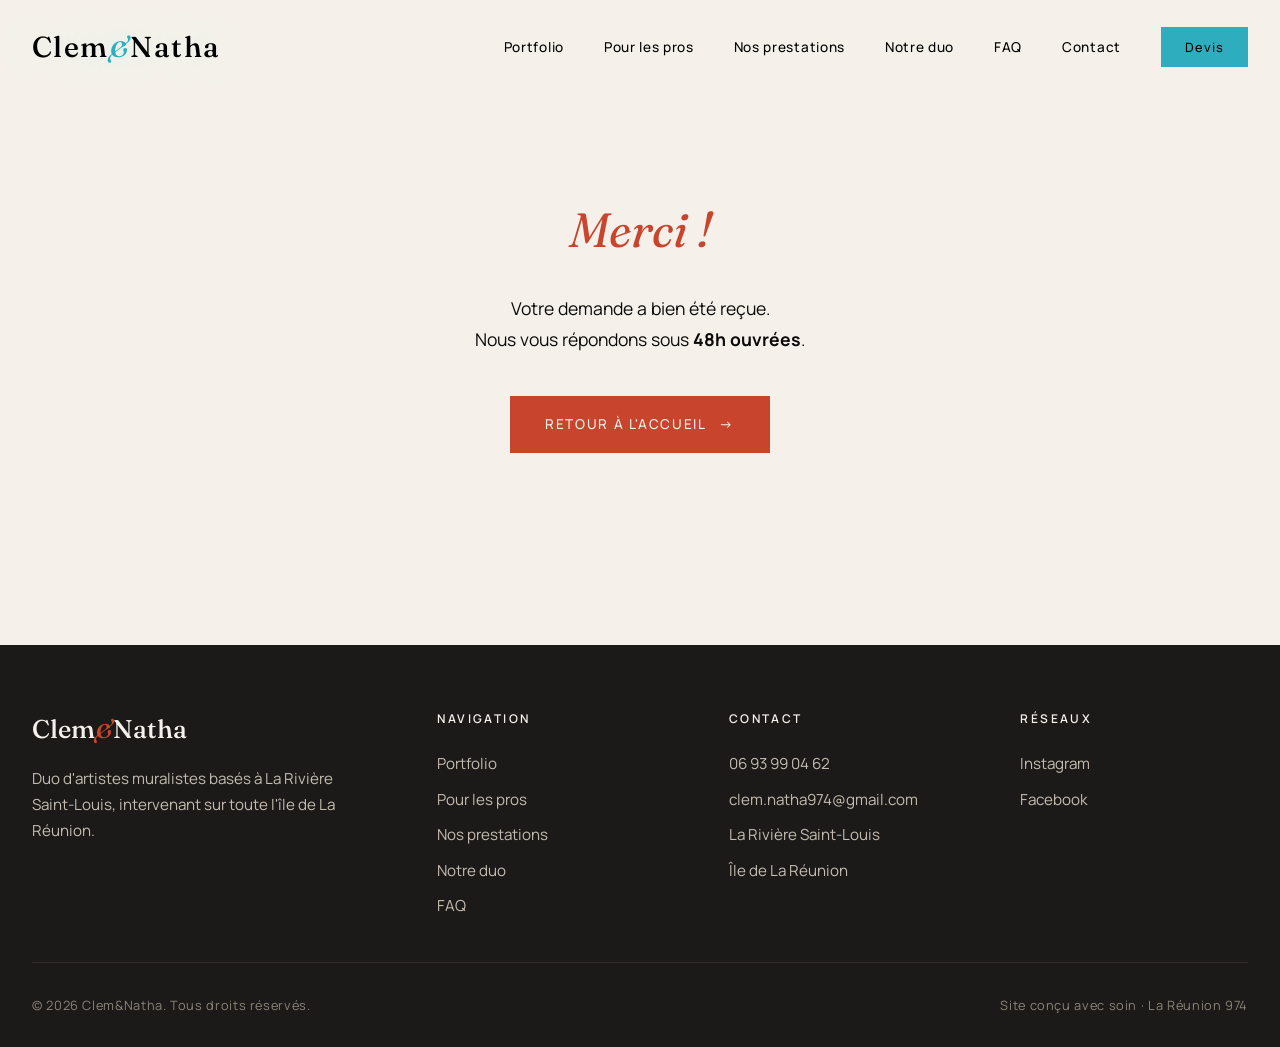
<file: merci.html>
<!DOCTYPE html>
<html lang="fr">
<head>
  <meta charset="UTF-8">
  <meta name="viewport" content="width=device-width, initial-scale=1.0">
  <meta name="robots" content="noindex, nofollow">
  <title>Merci — Clem&Natha</title>
  <link rel="stylesheet" href="style.css">
  <link rel="icon" type="image/svg+xml" href="/favicon.svg">
  <link rel="alternate icon" href="/favicon.ico">
  <link rel="preconnect" href="https://fonts.googleapis.com">
  <link rel="preconnect" href="https://fonts.gstatic.com" crossorigin>
  <link rel="stylesheet" href="https://fonts.googleapis.com/css2?family=Fraunces:ital,opsz,wght@0,9..144,300;0,9..144,400;0,9..144,500;0,9..144,600;0,9..144,700;1,9..144,400&family=Manrope:wght@300;400;500;600;700&family=Noto+Serif+JP:wght@400;500&display=swap">
</head>
<body>

<nav class="nav">
  <a href="/" class="nav-logo">Clem<span>&</span>Natha</a>
  <button class="nav-toggle" aria-label="Menu">
    <span></span><span></span><span></span>
  </button>
  <ul class="nav-menu">
    <li><a href="/portfolio">Portfolio</a></li>
    <li><a href="/pros">Pour les pros</a></li>
    <li><a href="/services">Nos prestations</a></li>
    <li><a href="/about">Notre duo</a></li>
    <li><a href="/faq">FAQ</a></li>
    <li><a href="/contact">Contact</a></li>
    <li><a href="/devis" class="nav-cta">Devis</a></li>
  </ul>
</nav>

<main>
  <section style="min-height: 70vh; display: flex; align-items: center; justify-content: center; background: var(--paper);">
    <div style="text-align: center; padding: 4rem 2rem; max-width: 600px;">
      <p style="font-family: var(--font-display); font-style: italic; font-size: 3rem; color: var(--vermillon); margin-bottom: 1.5rem;">Merci !</p>
      <p style="color: var(--ink-soft); line-height: 1.8; font-size: 1.1rem; margin-bottom: 2.5rem;">
        Votre demande a bien été reçue.<br>
        Nous vous répondons sous <strong>48h ouvrées</strong>.
      </p>
      <a href="/" class="btn btn-primary">Retour à l'accueil <span class="arrow">→</span></a>
    </div>
  </section>
</main>

<footer>
  <div class="container">
    <div class="footer-grid">
      <div class="footer-brand">
        <div class="logo">Clem<em>&</em>Natha</div>
        <p>Duo d'artistes muralistes basés à La Rivière Saint-Louis, intervenant sur toute l'île de La Réunion.</p>
      </div>
      <div>
        <h5>Navigation</h5>
        <ul>
          <li><a href="/portfolio">Portfolio</a></li>
          <li><a href="/pros">Pour les pros</a></li>
          <li><a href="/services">Nos prestations</a></li>
          <li><a href="/about">Notre duo</a></li>
          <li><a href="/faq">FAQ</a></li>
        </ul>
      </div>
      <div>
        <h5>Contact</h5>
        <ul>
          <li><a href="tel:0693990462">06 93 99 04 62</a></li>
          <li><a href="mailto:clem.natha974@gmail.com">clem.natha974@gmail.com</a></li>
          <li>La Rivière Saint-Louis</li>
          <li>Île de La Réunion</li>
        </ul>
      </div>
      <div>
        <h5>Réseaux</h5>
        <ul>
          <li><a href="https://www.instagram.com/clem.natha/" target="_blank" rel="noopener">Instagram</a></li>
          <li><a href="https://www.facebook.com/clemetnatha/" target="_blank" rel="noopener">Facebook</a></li>
        </ul>
      </div>
    </div>
    <div class="footer-bottom">
      <span>© 2026 Clem&Natha. Tous droits réservés.</span>
      <span>Site conçu avec soin · La Réunion 974</span>
    </div>
  </div>
</footer>

<script src="main.js"></script>
</body>
</html>
</file>
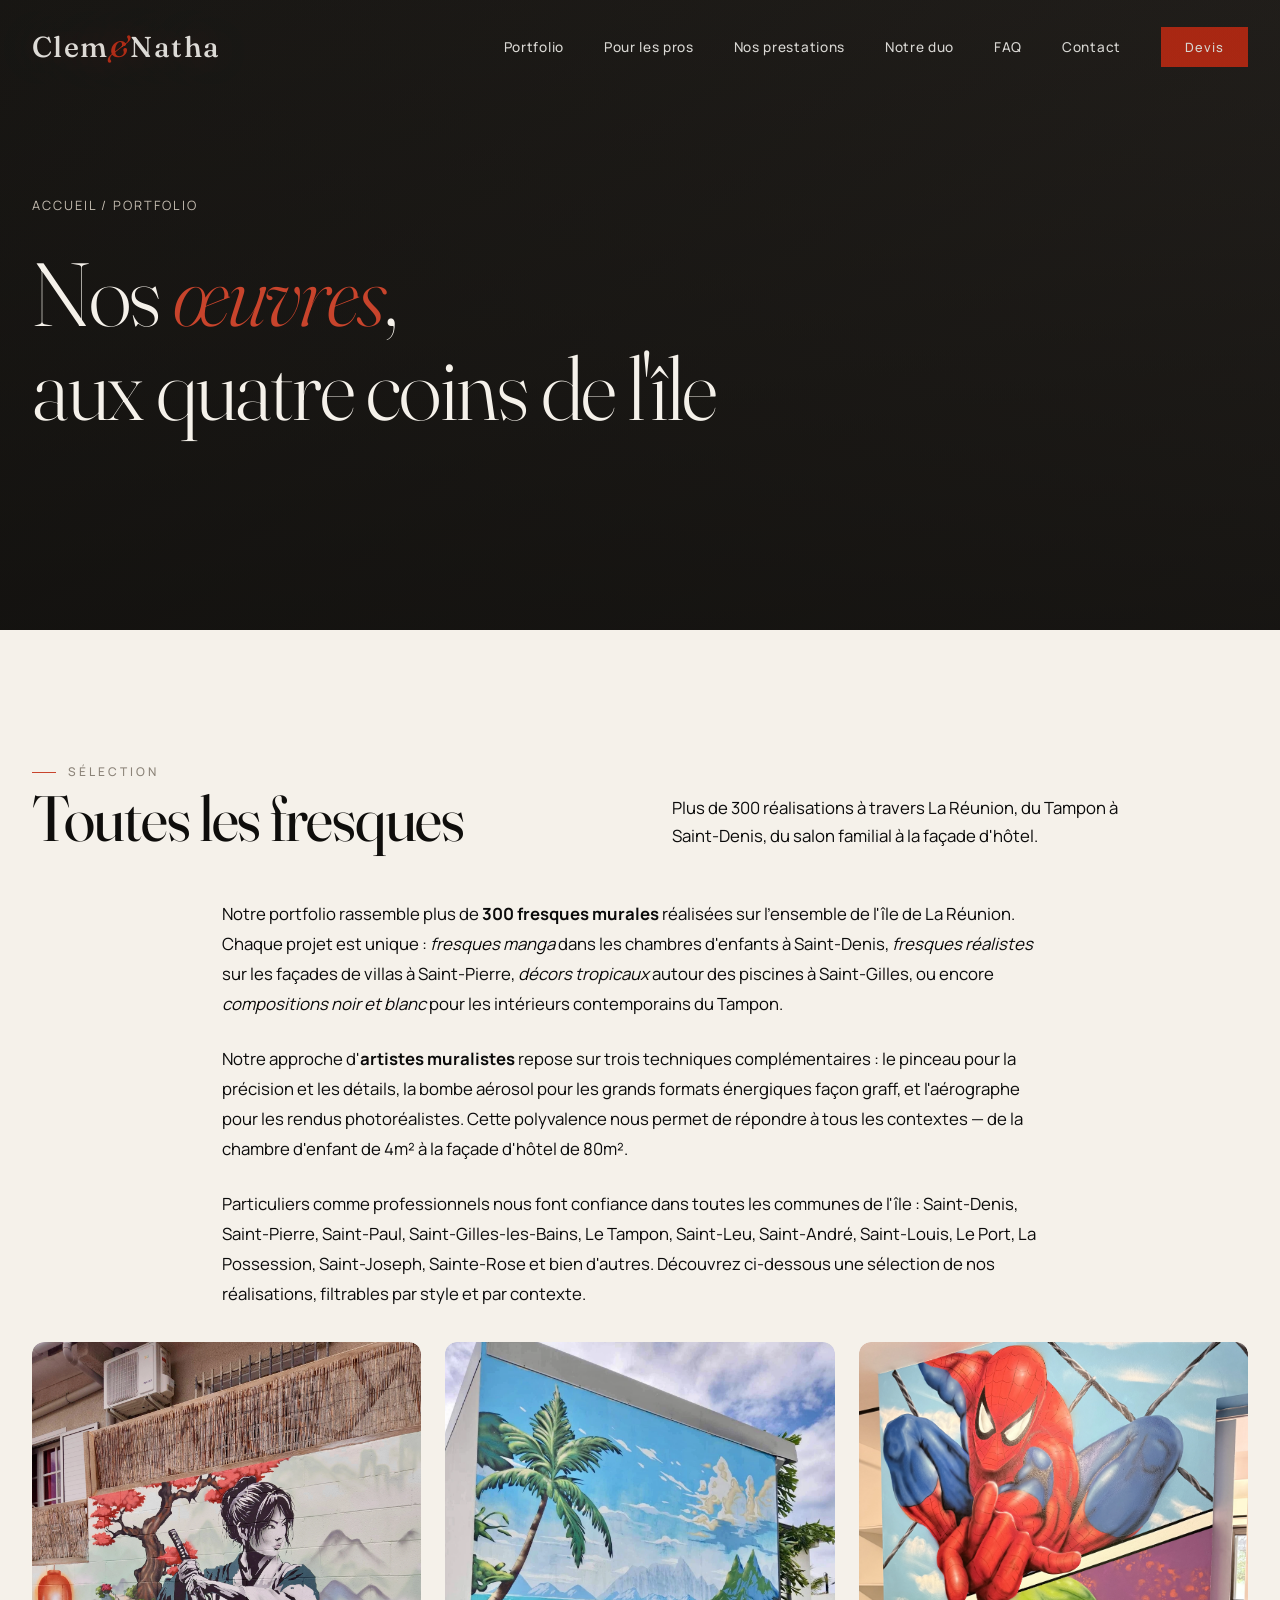
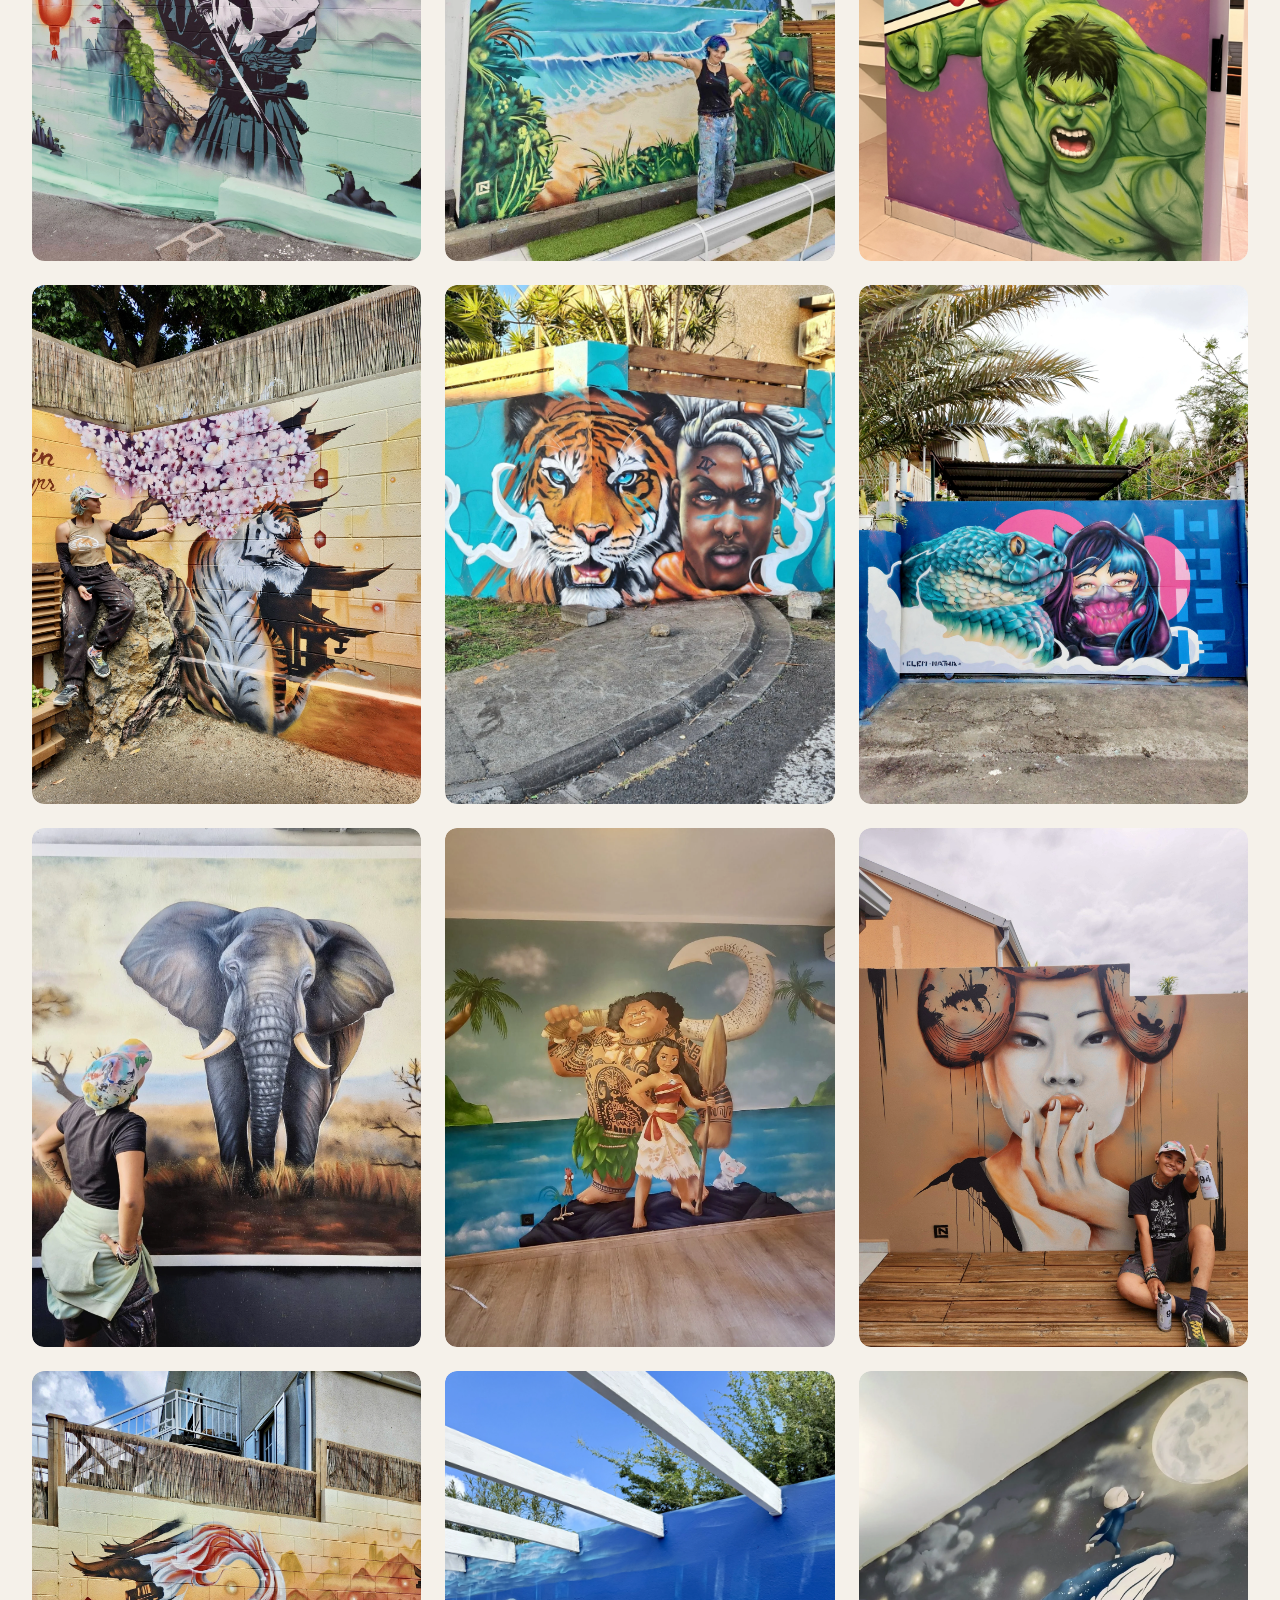
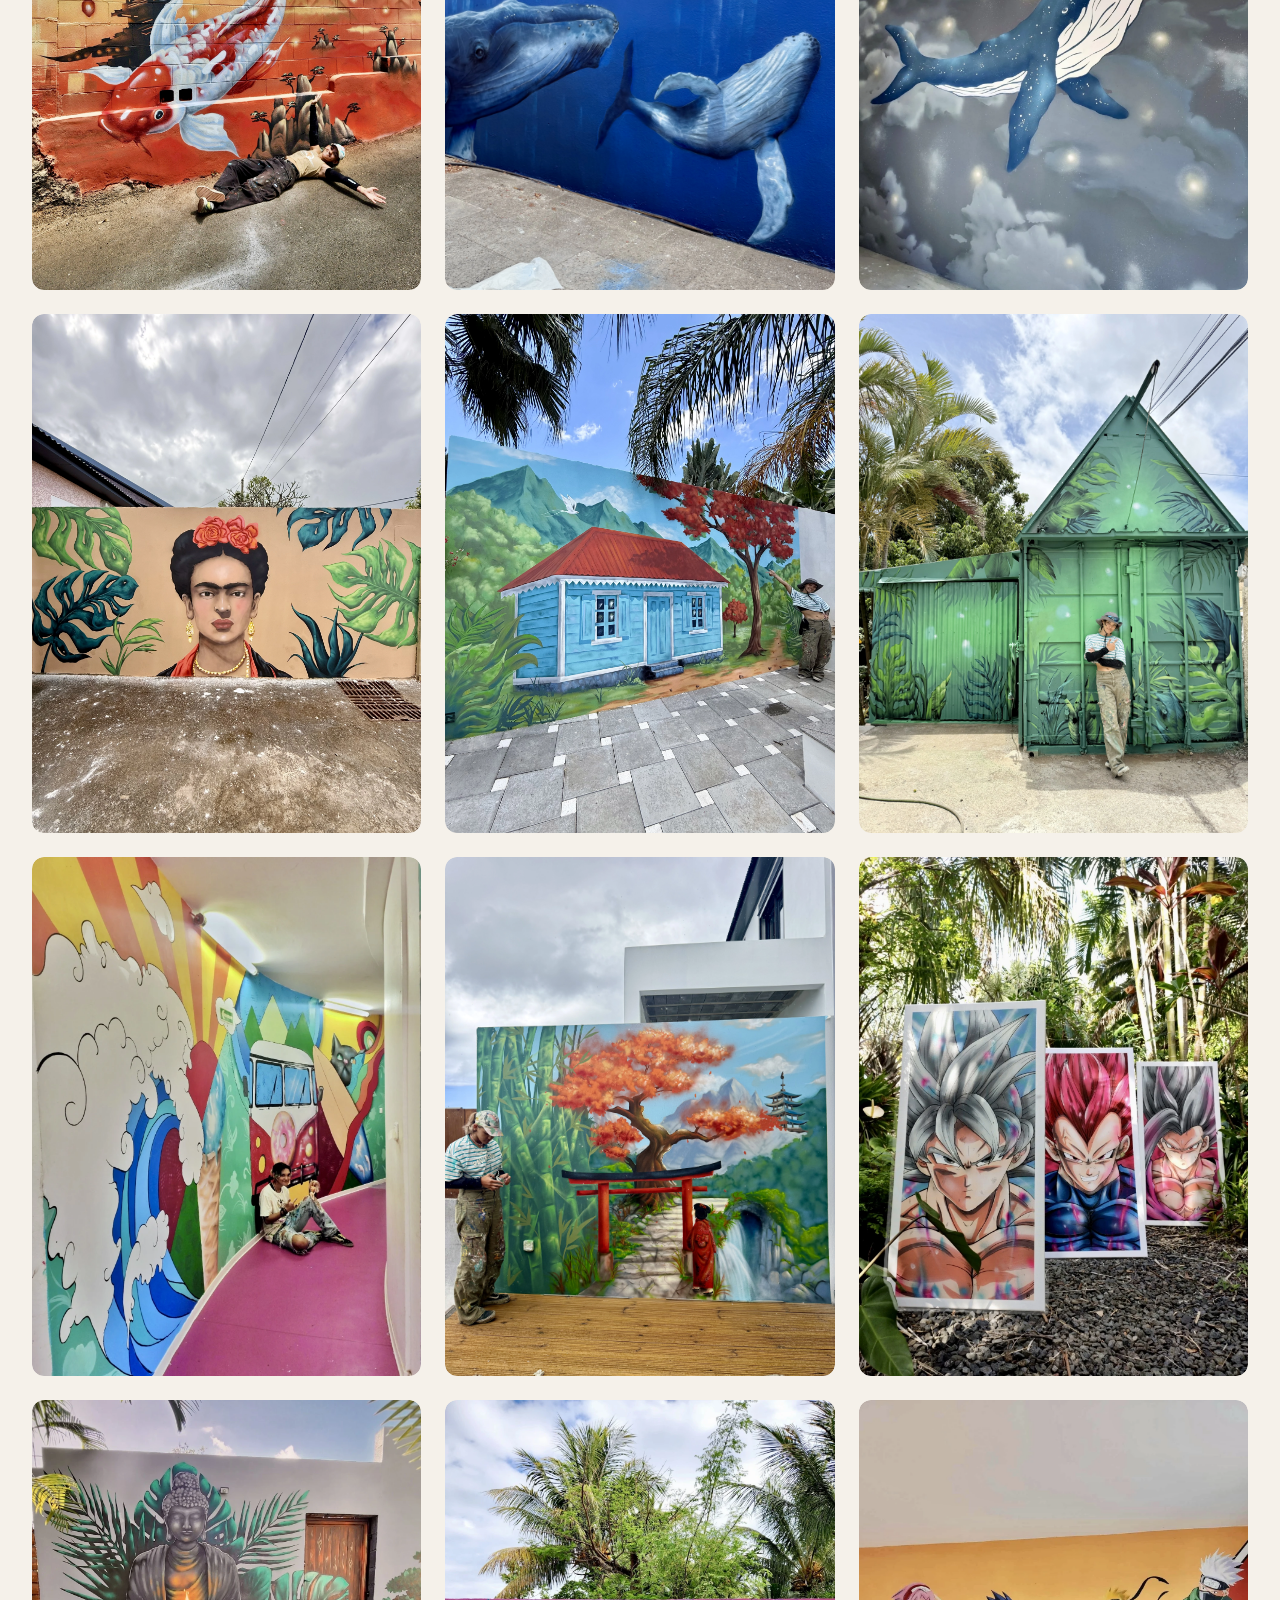
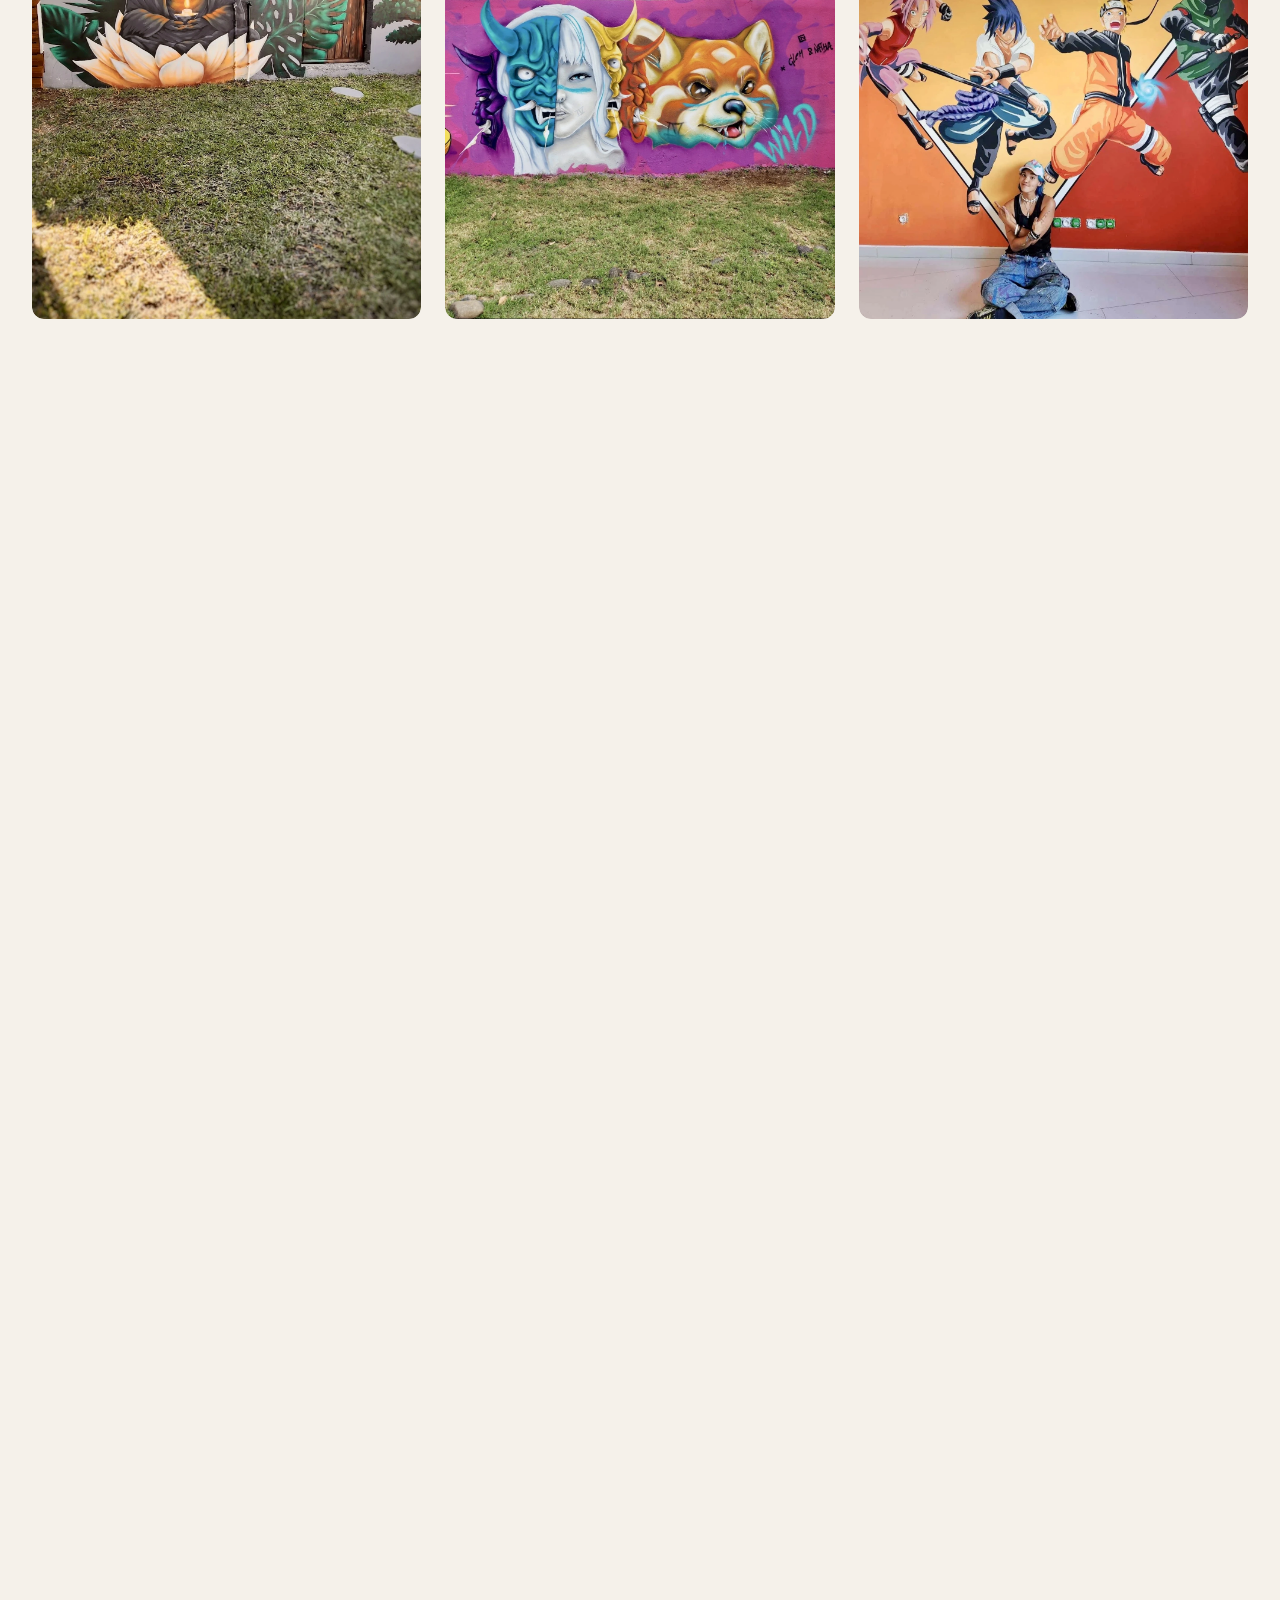
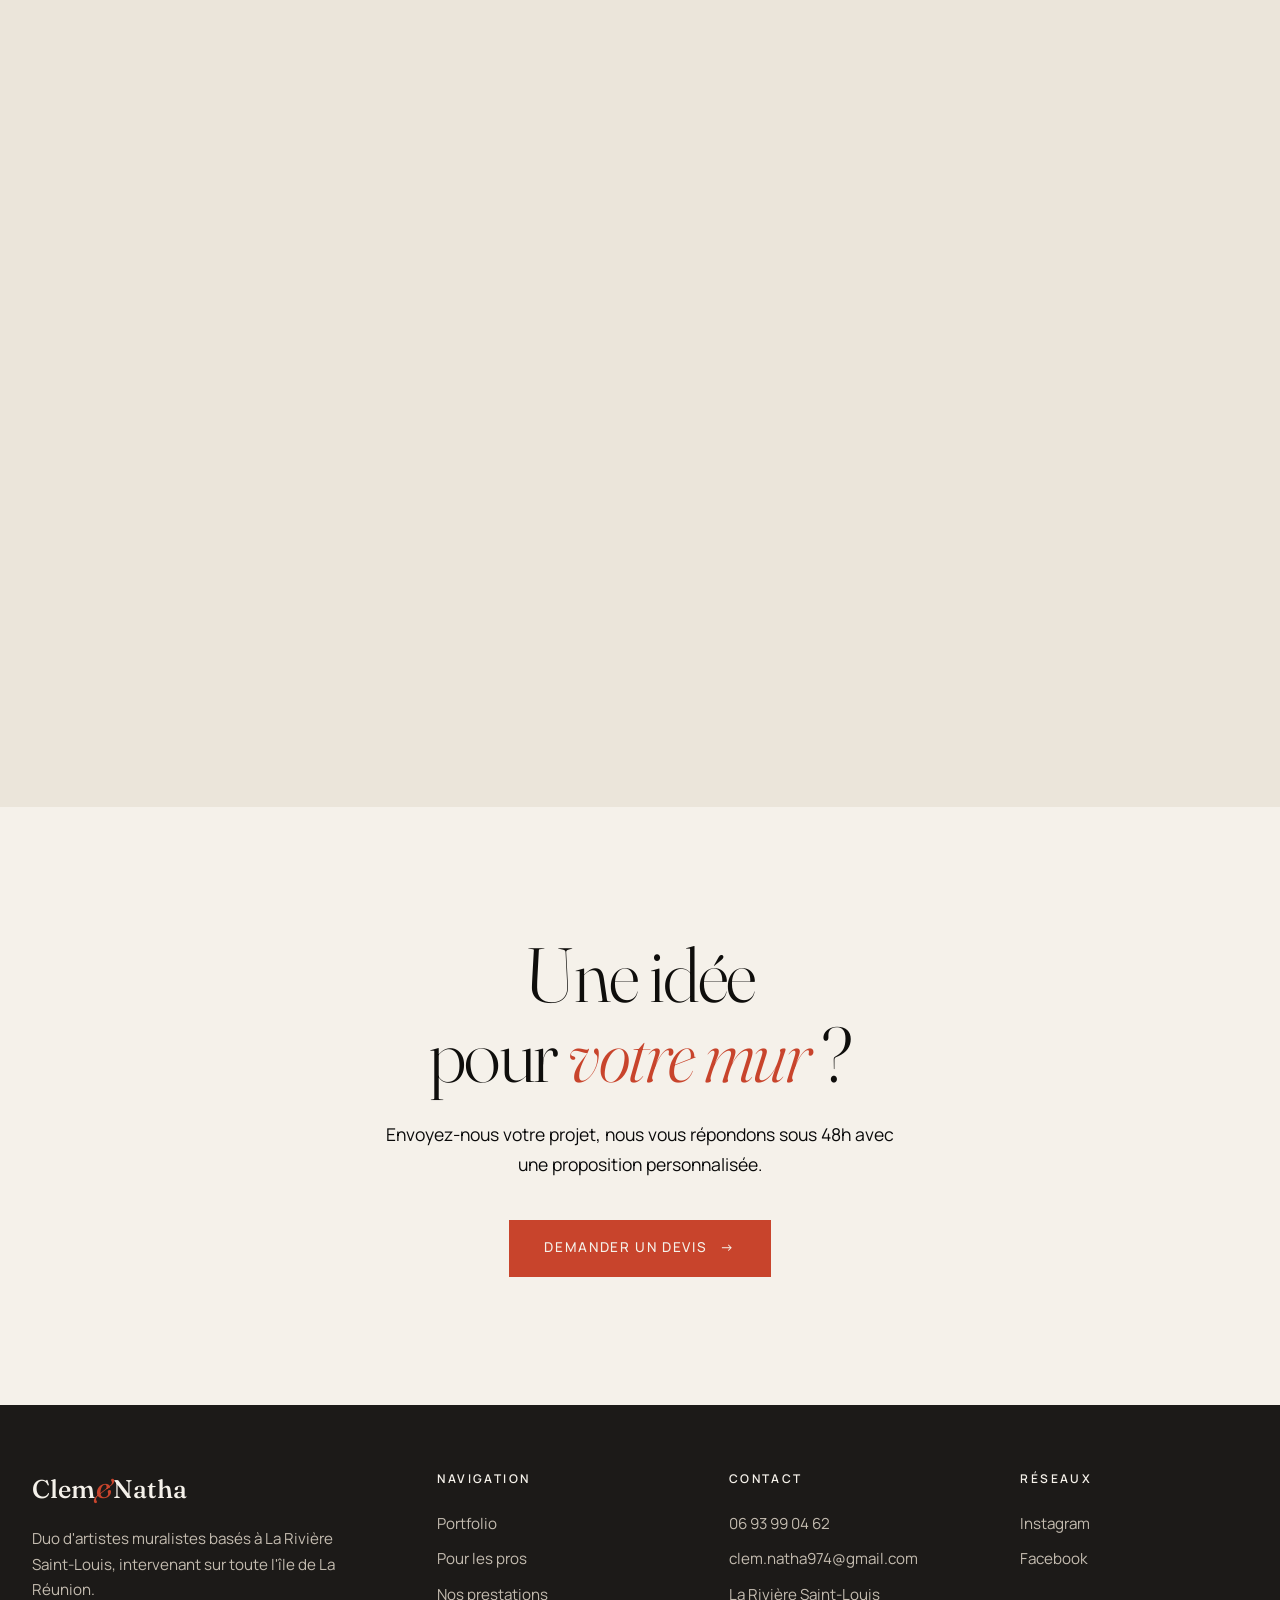
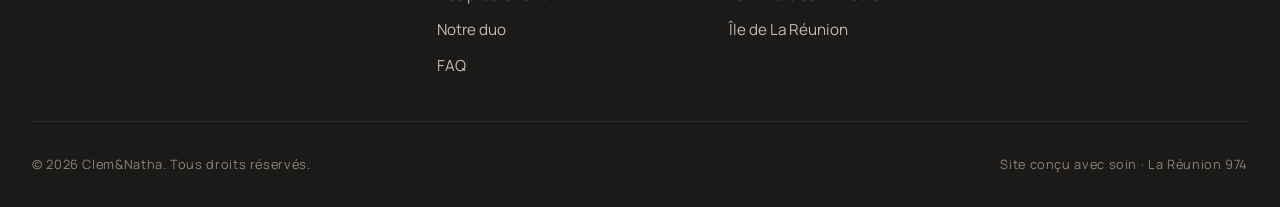
<file: portfolio.html>
﻿<!DOCTYPE html>
<html lang="fr">
<head>
  <meta charset="UTF-8">
  <meta name="viewport" content="width=device-width, initial-scale=1.0">
  <!-- Google tag (gtag.js) -->
  <script async src="https://www.googletagmanager.com/gtag/js?id=G-RRQ0XEG17L"></script>
  <script>
    window.dataLayer = window.dataLayer || [];
    function gtag(){dataLayer.push(arguments);}
    gtag('js', new Date());
    gtag('config', 'G-RRQ0XEG17L');
  </script>
  <meta name="robots" content="index, follow">
  <meta name="keywords" content="fresque murale La Réunion, portfolio muraliste 974, réalisations peinture murale Réunion, artiste muraliste La Réunion">
  <title>Portfolio — Clem&Natha | Fresques murales La Réunion</title>
  <meta name="description" content="Découvrez nos fresques murales réalisées à La Réunion : manga, réaliste, tropical, B&W. Pour particuliers et professionnels, intérieures et extérieures.">

  <!-- Open Graph -->
  <meta property="og:title" content="Portfolio — Fresques murales La Réunion | Clem&Natha">
  <meta property="og:description" content="Plus de 300 fresques murales réalisées à travers La Réunion : manga, réaliste, tropical, B&W. Particuliers et professionnels.">
  <meta property="og:type" content="website">
  <meta property="og:url" content="https://clemetnatha.re/portfolio">
  <meta property="og:locale" content="fr_FR">
  <meta property="og:site_name" content="Clem&Natha">
  <meta property="og:image" content="https://clemetnatha.re/hero-01.webp">
  <meta property="og:image:width" content="1200">
  <meta property="og:image:height" content="630">
  <meta property="og:image:alt" content="Portfolio des fresques Clem&Natha à La Réunion">

  <!-- Twitter Cards -->
  <meta name="twitter:card" content="summary_large_image">
  <meta name="twitter:title" content="Portfolio — Fresques murales La Réunion | Clem&Natha">
  <meta name="twitter:description" content="Plus de 300 fresques murales à travers La Réunion : manga, réaliste, tropical, B&W.">
  <meta name="twitter:image" content="https://clemetnatha.re/hero-01.webp">

  <link rel="stylesheet" href="style.css">
  <link rel="canonical" href="https://clemetnatha.re/portfolio">
  <link rel="icon" type="image/svg+xml" href="/favicon.svg">
  <link rel="alternate icon" href="/favicon.ico">
  <link rel="apple-touch-icon" href="/apple-touch-icon.png">
  <script type="application/ld+json">
  {
    "@context": "https://schema.org",
    "@type": "WebPage",
    "name": "Portfolio — fresques murales réalisées à La Réunion par Clem&Natha",
    "url": "https://clemetnatha.re/portfolio",
    "isPartOf": {"@type": "WebSite", "url": "https://clemetnatha.re"}
  }
  </script>
  <script type="application/ld+json">
  {
    "@context": "https://schema.org",
    "@type": "BreadcrumbList",
    "itemListElement": [
      {"@type": "ListItem", "position": 1, "name": "Accueil", "item": "https://clemetnatha.re/"},
      {"@type": "ListItem", "position": 2, "name": "Portfolio", "item": "https://clemetnatha.re/portfolio"}
    ]
  }
  </script>
  <link rel="preload" as="image" href="portfolio-14.webp" fetchpriority="high">
  <link rel="preconnect" href="https://fonts.googleapis.com">
  <link rel="preconnect" href="https://fonts.gstatic.com" crossorigin>
  <link rel="stylesheet" href="https://fonts.googleapis.com/css2?family=Fraunces:ital,opsz,wght@0,9..144,300;0,9..144,400;0,9..144,500;0,9..144,600;0,9..144,700;1,9..144,400&family=Manrope:wght@300;400;500;600;700&family=Noto+Serif+JP:wght@400;500&display=swap">
</head>
<body>

<nav class="nav">
  <a href="/" class="nav-logo">Clem<span>&</span>Natha</a>
  <button class="nav-toggle" aria-label="Menu">
    <span></span><span></span><span></span>
  </button>
  <ul class="nav-menu">
    <li><a href="/portfolio">Portfolio</a></li>
    <li><a href="/pros">Pour les pros</a></li>
    <li><a href="/services">Nos prestations</a></li>
    <li><a href="/about">Notre duo</a></li>
    <li><a href="/faq">FAQ</a></li>
    <li><a href="/contact">Contact</a></li>
    <li><a href="/devis" class="nav-cta">Devis</a></li>
  </ul>
</nav>

<main>

<section class="page-hero">
  <div class="page-hero-content">
    <div class="breadcrumb"><a href="/">Accueil</a> / Portfolio</div>
    <h1>Nos <em>œuvres</em>,<br>aux quatre coins de l'île</h1>
  </div>
</section>

<section class="portfolio-page">
  <div class="container">

    <div class="section-header reveal" style="margin-bottom: 3rem;">
      <div>
        <span class="eyebrow">Sélection</span>
        <h2>Toutes les fresques</h2>
      </div>
      <p>Plus de 300 réalisations à travers La Réunion, du Tampon à Saint-Denis, du salon familial à la façade d'hôtel.</p>
    </div>

    <div class="reveal" style="max-width: 900px; margin: 0 auto var(--space-md); padding: 0 var(--space-md);">
      <p style="color: var(--ink-soft); line-height: 1.8; font-size: 1.05rem; margin-bottom: 1.5rem;">
        Notre portfolio rassemble plus de <strong>300 fresques murales</strong> réalisées sur l'ensemble de l'île de La Réunion. Chaque projet est unique : <em>fresques manga</em> dans les chambres d'enfants à Saint-Denis, <em>fresques réalistes</em> sur les façades de villas à Saint-Pierre, <em>décors tropicaux</em> autour des piscines à Saint-Gilles, ou encore <em>compositions noir et blanc</em> pour les intérieurs contemporains du Tampon.
      </p>
      <p style="color: var(--ink-soft); line-height: 1.8; font-size: 1.05rem; margin-bottom: 1.5rem;">
        Notre approche d'<strong>artistes muralistes</strong> repose sur trois techniques complémentaires : le pinceau pour la précision et les détails, la bombe aérosol pour les grands formats énergiques façon graff, et l'aérographe pour les rendus photoréalistes. Cette polyvalence nous permet de répondre à tous les contextes — de la chambre d'enfant de 4m² à la façade d'hôtel de 80m².
      </p>
      <p style="color: var(--ink-soft); line-height: 1.8; font-size: 1.05rem; margin-bottom: 0;">
        Particuliers comme professionnels nous font confiance dans toutes les communes de l'île : Saint-Denis, Saint-Pierre, Saint-Paul, Saint-Gilles-les-Bains, Le Tampon, Saint-Leu, Saint-André, Saint-Louis, Le Port, La Possession, Saint-Joseph, Sainte-Rose et bien d'autres. Découvrez ci-dessous une sélection de nos réalisations, filtrables par style et par contexte.
      </p>
    </div>

    <div class="gallery-grid">

      <figure class="gallery-item size-lg" data-tags="realiste,exterieur,particulier">
        <img src="portfolio-14.webp" alt="Fresque realiste facade — Saint-Pierre" loading="lazy" style="width:100%;height:100%;object-fit:cover;display:block;">
      </figure>

      <figure class="gallery-item size-md" data-tags="manga,interieur,particulier">
        <img src="portfolio-15.webp" alt="Chambre Solo Leveling — Saint-Denis" loading="lazy" style="width:100%;height:100%;object-fit:cover;display:block;">
      </figure>

      <figure class="gallery-item size-md" data-tags="tropical,exterieur,particulier">
        <img src="portfolio-16.webp" alt="Bord de piscine — Saint-Gilles" loading="lazy" style="width:100%;height:100%;object-fit:cover;display:block;">
      </figure>

      <figure class="gallery-item size-tall" data-tags="realiste,exterieur,pro">
        <img src="portfolio-17.webp" alt="Devanture restaurant — Saint-Leu" loading="lazy" style="width:100%;height:100%;object-fit:cover;display:block;">
      </figure>

      <figure class="gallery-item size-md" data-tags="bw,interieur,particulier">
        <img src="portfolio-18.webp" alt="Salon B&W graphique — Le Tampon" loading="lazy" style="width:100%;height:100%;object-fit:cover;display:block;">
      </figure>

      <figure class="gallery-item size-md" data-tags="manga,interieur,particulier">
        <img src="portfolio-19.webp" alt="Chambre Demon Slayer — Saint-Paul" loading="lazy" style="width:100%;height:100%;object-fit:cover;display:block;">
      </figure>

      <figure class="gallery-item size-wide" data-tags="tropical,exterieur,pro">
        <img src="portfolio-20.webp" alt="Mur tropical XXL hotel — Saint-Gilles" loading="lazy" style="width:100%;height:100%;object-fit:cover;display:block;">
      </figure>

      <figure class="gallery-item size-md" data-tags="paysage,interieur,particulier">
        <img src="portfolio-21.webp" alt="Paysage Piton de la Fournaise — Sainte-Rose" loading="lazy" style="width:100%;height:100%;object-fit:cover;display:block;">
      </figure>

      <figure class="gallery-item size-md" data-tags="realiste,interieur,pro">
        <img src="portfolio-22.webp" alt="Hall d'entree hotel — Saint-Denis" loading="lazy" style="width:100%;height:100%;object-fit:cover;display:block;">
      </figure>

      <figure class="gallery-item size-md" data-tags="manga,exterieur,pro">
        <img src="portfolio-23.webp" alt="Facade boutique manga — Saint-Pierre" loading="lazy" style="width:100%;height:100%;object-fit:cover;display:block;">
      </figure>

      <figure class="gallery-item size-lg" data-tags="tropical,exterieur,particulier">
        <img src="portfolio-24.webp" alt="Mur jungle jardin — L'Etang-Sale" loading="lazy" style="width:100%;height:100%;object-fit:cover;display:block;">
      </figure>

      <figure class="gallery-item size-tall" data-tags="bw,exterieur,pro">
        <img src="portfolio-25.webp" alt="Mur d'enseigne minimaliste — Le Port" loading="lazy" style="width:100%;height:100%;object-fit:cover;display:block;">
      </figure>

      <figure class="gallery-item size-md" data-tags="realiste,interieur,particulier">
        <img src="portfolio-26.webp" alt="Portrait familial — Bras-Panon" loading="lazy" style="width:100%;height:100%;object-fit:cover;display:block;">
      </figure>

      <figure class="gallery-item size-md" data-tags="paysage,interieur,pro">
        <img src="portfolio-27.webp" alt="Paysage cirque de Mafate — Cilaos" loading="lazy" style="width:100%;height:100%;object-fit:cover;display:block;">
      </figure>

      <figure class="gallery-item size-md" data-tags="manga,interieur,particulier">
        <img src="portfolio-28.webp" alt="Chambre Jujutsu Kaisen — Saint-Denis" loading="lazy" style="width:100%;height:100%;object-fit:cover;display:block;">
      </figure>


      <figure class="gallery-item size-md" data-tags="manga,interieur,particulier">
        <img src="portfolio-29.webp" alt="Fresque manga chambre intérieure — Clem&Natha La Réunion" loading="lazy" style="width:100%;height:100%;object-fit:cover;display:block;">
      </figure>

      <figure class="gallery-item size-lg" data-tags="realiste,exterieur,particulier">
        <img src="portfolio-30.webp" alt="Fresque réaliste extérieure maison — Clem&Natha La Réunion" loading="lazy" style="width:100%;height:100%;object-fit:cover;display:block;">
      </figure>

      <figure class="gallery-item size-md" data-tags="paysage,interieur,particulier">
        <img src="portfolio-31.webp" alt="Fresque paysage réunionnais intérieure — Clem&Natha La Réunion" loading="lazy" style="width:100%;height:100%;object-fit:cover;display:block;">
      </figure>

      <figure class="gallery-item size-tall" data-tags="realiste,exterieur,pro">
        <img src="portfolio-32.webp" alt="Fresque réaliste devanture commerce — Clem&Natha La Réunion" loading="lazy" style="width:100%;height:100%;object-fit:cover;display:block;">
      </figure>

      <figure class="gallery-item size-md" data-tags="manga,interieur,particulier">
        <img src="portfolio-33.webp" alt="Fresque manga chambre intérieure — Clem&Natha La Réunion" loading="lazy" style="width:100%;height:100%;object-fit:cover;display:block;">
      </figure>

      <figure class="gallery-item size-wide" data-tags="tropical,exterieur,pro">
        <img src="portfolio-34.webp" alt="Fresque tropicale terrasse restaurant — Clem&Natha La Réunion" loading="lazy" style="width:100%;height:100%;object-fit:cover;display:block;">
      </figure>

      <figure class="gallery-item size-md" data-tags="bw,interieur,particulier">
        <img src="portfolio-35.webp" alt="Fresque noir et blanc portrait intérieur — Clem&Natha La Réunion" loading="lazy" style="width:100%;height:100%;object-fit:cover;display:block;">
      </figure>

      <figure class="gallery-item size-md" data-tags="tropical,exterieur,particulier">
        <img src="portfolio-36.webp" alt="Fresque tropicale mur jardin extérieur — Clem&Natha La Réunion" loading="lazy" style="width:100%;height:100%;object-fit:cover;display:block;">
      </figure>

      <figure class="gallery-item size-lg" data-tags="realiste,interieur,pro">
        <img src="portfolio-37.webp" alt="Fresque réaliste hall résidence — Clem&Natha La Réunion" loading="lazy" style="width:100%;height:100%;object-fit:cover;display:block;">
      </figure>

      <figure class="gallery-item size-md" data-tags="manga,interieur,particulier">
        <img src="portfolio-38.webp" alt="Fresque manga One Piece chambre — Clem&Natha La Réunion" loading="lazy" style="width:100%;height:100%;object-fit:cover;display:block;">
      </figure>

      <figure class="gallery-item size-tall" data-tags="realiste,exterieur,pro">
        <img src="portfolio-39.webp" alt="Fresque réaliste façade hôtel — Clem&Natha La Réunion" loading="lazy" style="width:100%;height:100%;object-fit:cover;display:block;">
      </figure>

      <figure class="gallery-item size-md" data-tags="paysage,exterieur,pro">
        <img src="portfolio-40.webp" alt="Fresque paysage mur piscine extérieur — Clem&Natha La Réunion" loading="lazy" style="width:100%;height:100%;object-fit:cover;display:block;">
      </figure>

      <figure class="gallery-item size-md" data-tags="realiste,interieur,particulier">
        <img src="portfolio-41.webp" alt="Fresque réaliste intérieure — Clem&Natha La Réunion" loading="lazy" style="width:100%;height:100%;object-fit:cover;display:block;">
      </figure>

      <figure class="gallery-item size-tall" data-tags="manga,interieur,particulier">
        <img src="portfolio-42.webp" alt="Fresque manga intérieure particulier — Clem&Natha La Réunion" loading="lazy" style="width:100%;height:100%;object-fit:cover;display:block;">
      </figure>

      <figure class="gallery-item size-md" data-tags="tropical,exterieur,pro">
        <img src="portfolio-43.webp" alt="Fresque tropicale extérieure pro — Clem&Natha La Réunion" loading="lazy" style="width:100%;height:100%;object-fit:cover;display:block;">
      </figure>

      <figure class="gallery-item size-lg" data-tags="bw,exterieur,particulier">
        <img src="portfolio-44.webp" alt="Fresque noir et blanc extérieure — Clem&Natha La Réunion" loading="lazy" style="width:100%;height:100%;object-fit:cover;display:block;">
      </figure>

      <figure class="gallery-item size-md" data-tags="realiste,exterieur,pro">
        <img src="portfolio-45.webp" alt="Fresque réaliste extérieure pro — Clem&Natha La Réunion" loading="lazy" style="width:100%;height:100%;object-fit:cover;display:block;">
      </figure>

      <figure class="gallery-item size-wide" data-tags="tropical,exterieur,pro">
        <img src="portfolio-46.webp" alt="Fresque tropicale grand format extérieure — Clem&Natha La Réunion" loading="lazy" style="width:100%;height:100%;object-fit:cover;display:block;">
      </figure>

      <figure class="gallery-item size-md" data-tags="manga,interieur,particulier">
        <img src="portfolio-47.webp" alt="Fresque manga chambre particulier — Clem&Natha La Réunion" loading="lazy" style="width:100%;height:100%;object-fit:cover;display:block;">
      </figure>

      <figure class="gallery-item size-md" data-tags="realiste,interieur,pro">
        <img src="portfolio-48.webp" alt="Fresque réaliste intérieure pro — Clem&Natha La Réunion" loading="lazy" style="width:100%;height:100%;object-fit:cover;display:block;">
      </figure>

      <figure class="gallery-item size-tall" data-tags="bw,exterieur,particulier">
        <img src="portfolio-49.webp" alt="Fresque noir et blanc extérieure particulier — Clem&Natha La Réunion" loading="lazy" style="width:100%;height:100%;object-fit:cover;display:block;">
      </figure>

      <figure class="gallery-item size-md" data-tags="tropical,interieur,particulier">
        <img src="portfolio-50.webp" alt="Fresque tropicale intérieure — Clem&Natha La Réunion" loading="lazy" style="width:100%;height:100%;object-fit:cover;display:block;">
      </figure>

      <figure class="gallery-item size-lg" data-tags="realiste,exterieur,particulier">
        <img src="portfolio-51.webp" alt="Fresque réaliste extérieure maison — Clem&Natha La Réunion" loading="lazy" style="width:100%;height:100%;object-fit:cover;display:block;">
      </figure>

      <figure class="gallery-item size-md" data-tags="manga,interieur,pro">
        <img src="portfolio-52.webp" alt="Fresque manga intérieure pro — Clem&Natha La Réunion" loading="lazy" style="width:100%;height:100%;object-fit:cover;display:block;">
      </figure>

      <figure class="gallery-item size-md" data-tags="paysage,exterieur,particulier">
        <img src="portfolio-53.webp" alt="Fresque paysage extérieure particulier — Clem&Natha La Réunion" loading="lazy" style="width:100%;height:100%;object-fit:cover;display:block;">
      </figure>

      <figure class="gallery-item size-tall" data-tags="realiste,interieur,pro">
        <img src="portfolio-54.webp" alt="Fresque réaliste intérieure pro — Clem&Natha La Réunion" loading="lazy" style="width:100%;height:100%;object-fit:cover;display:block;">
      </figure>

      <figure class="gallery-item size-md" data-tags="tropical,exterieur,pro">
        <img src="portfolio-55.webp" alt="Fresque tropicale extérieure restaurant — Clem&Natha La Réunion" loading="lazy" style="width:100%;height:100%;object-fit:cover;display:block;">
      </figure>

      <figure class="gallery-item size-md" data-tags="bw,interieur,particulier">
        <img src="portfolio-56.webp" alt="Fresque noir et blanc intérieure particulier — Clem&Natha La Réunion" loading="lazy" style="width:100%;height:100%;object-fit:cover;display:block;">
      </figure>

    </div>

  </div>
</section>

<section style="background: var(--paper-warm); padding: 5rem 0;">
  <div class="container-narrow">
    <div class="reveal">
      <span class="eyebrow">Notre démarche</span>
      <h2 style="margin: 1.5rem 0;">Plus de 300 fresques,<br><em>une île entière</em></h2>
      <p style="color: var(--ink-soft); line-height: 1.8; margin-bottom: 1.5rem;">Ce portfolio réunit une sélection de nos réalisations à travers toute l'île de La Réunion — de Saint-Denis à Saint-Pierre, du Tampon aux côtes de Saint-Gilles. Chaque fresque présentée ici est le résultat d'une collaboration étroite avec le client : des échanges sur les envies, les contraintes du lieu, les couleurs, le style souhaité.</p>
      <p style="color: var(--ink-soft); line-height: 1.8; margin-bottom: 1.5rem;">Nos réalisations couvrent un spectre large : <strong>fresques manga</strong> dans des chambres d'enfants ou adolescents (One Piece, Demon Slayer, Solo Leveling), <strong>décors réalistes</strong> pour façades de villas et halls d'hôtels, <strong>motifs tropicaux</strong> inspirés de la végétation et des paysages réunionnais, <strong>œuvres noir &amp; blanc</strong> graphiques pour boutiques et espaces design, <strong>paysages</strong> des cirques et volcans de l'île, et des <strong>créations sur mesure</strong> pour l'événementiel et le corporate.</p>
      <p style="color: var(--ink-soft); line-height: 1.8; margin-bottom: 1.5rem;">Que vous soyez un particulier à Saint-Paul qui rêve d'une chambre thématique, un restaurateur à Saint-Leu qui veut différencier sa devanture, ou un hôtelier à Saint-Gilles-les-Bains qui cherche une identité visuelle forte pour son hall d'accueil — notre portfolio est là pour vous aider à visualiser ce que nous pouvons faire ensemble.</p>
      <p style="color: var(--ink-soft); line-height: 1.8;">Utilisez les filtres ci-dessus pour trier par style (manga, réaliste, tropical, paysage, N&amp;B) ou par type de client (particulier, professionnel). Vous pouvez également filtrer par lieu d'intervention : intérieur ou extérieur. Chaque projet est unique — le vôtre le sera aussi.</p>
    </div>
  </div>
</section>

<section class="cta-final">
  <div class="container-narrow">
    <h2>Une idée<br>pour <em>votre mur</em> ?</h2>
    <p>Envoyez-nous votre projet, nous vous répondons sous 48h avec une proposition personnalisée.</p>
    <a href="/devis" class="btn btn-primary">Demander un devis <span class="arrow">→</span></a>
  </div>
</section>

</main>

<footer>
  <div class="container">
    <div class="footer-grid">
      <div class="footer-brand">
        <div class="logo">Clem<em>&</em>Natha</div>
        <p>Duo d'artistes muralistes basés à La Rivière Saint-Louis, intervenant sur toute l'île de La Réunion.</p>
      </div>
      <div>
        <h5>Navigation</h5>
        <ul>
          <li><a href="/portfolio">Portfolio</a></li>
          <li><a href="/pros">Pour les pros</a></li>
          <li><a href="/services">Nos prestations</a></li>
          <li><a href="/about">Notre duo</a></li>
          <li><a href="/faq">FAQ</a></li>
        </ul>
      </div>
      <div>
        <h5>Contact</h5>
        <ul>
          <li><a href="tel:0693990462">06 93 99 04 62</a></li>
          <li><a href="mailto:clem.natha974@gmail.com">clem.natha974@gmail.com</a></li>
          <li>La Rivière Saint-Louis</li>
          <li>Île de La Réunion</li>
        </ul>
      </div>
      <div>
        <h5>Réseaux</h5>
        <ul>
          <li><a href="https://www.instagram.com/clem.natha/" target="_blank" rel="noopener">Instagram</a></li>
          <li><a href="https://www.facebook.com/clemetnatha/" target="_blank" rel="noopener">Facebook</a></li>
        </ul>
      </div>
    </div>
    <div class="footer-bottom">
      <span>© 2026 Clem&Natha. Tous droits réservés.</span>
      <span>Site conçu avec soin · La Réunion 974</span>
    </div>
  </div>
</footer>

<script src="main.js"></script>
</body>
</html>
</file>
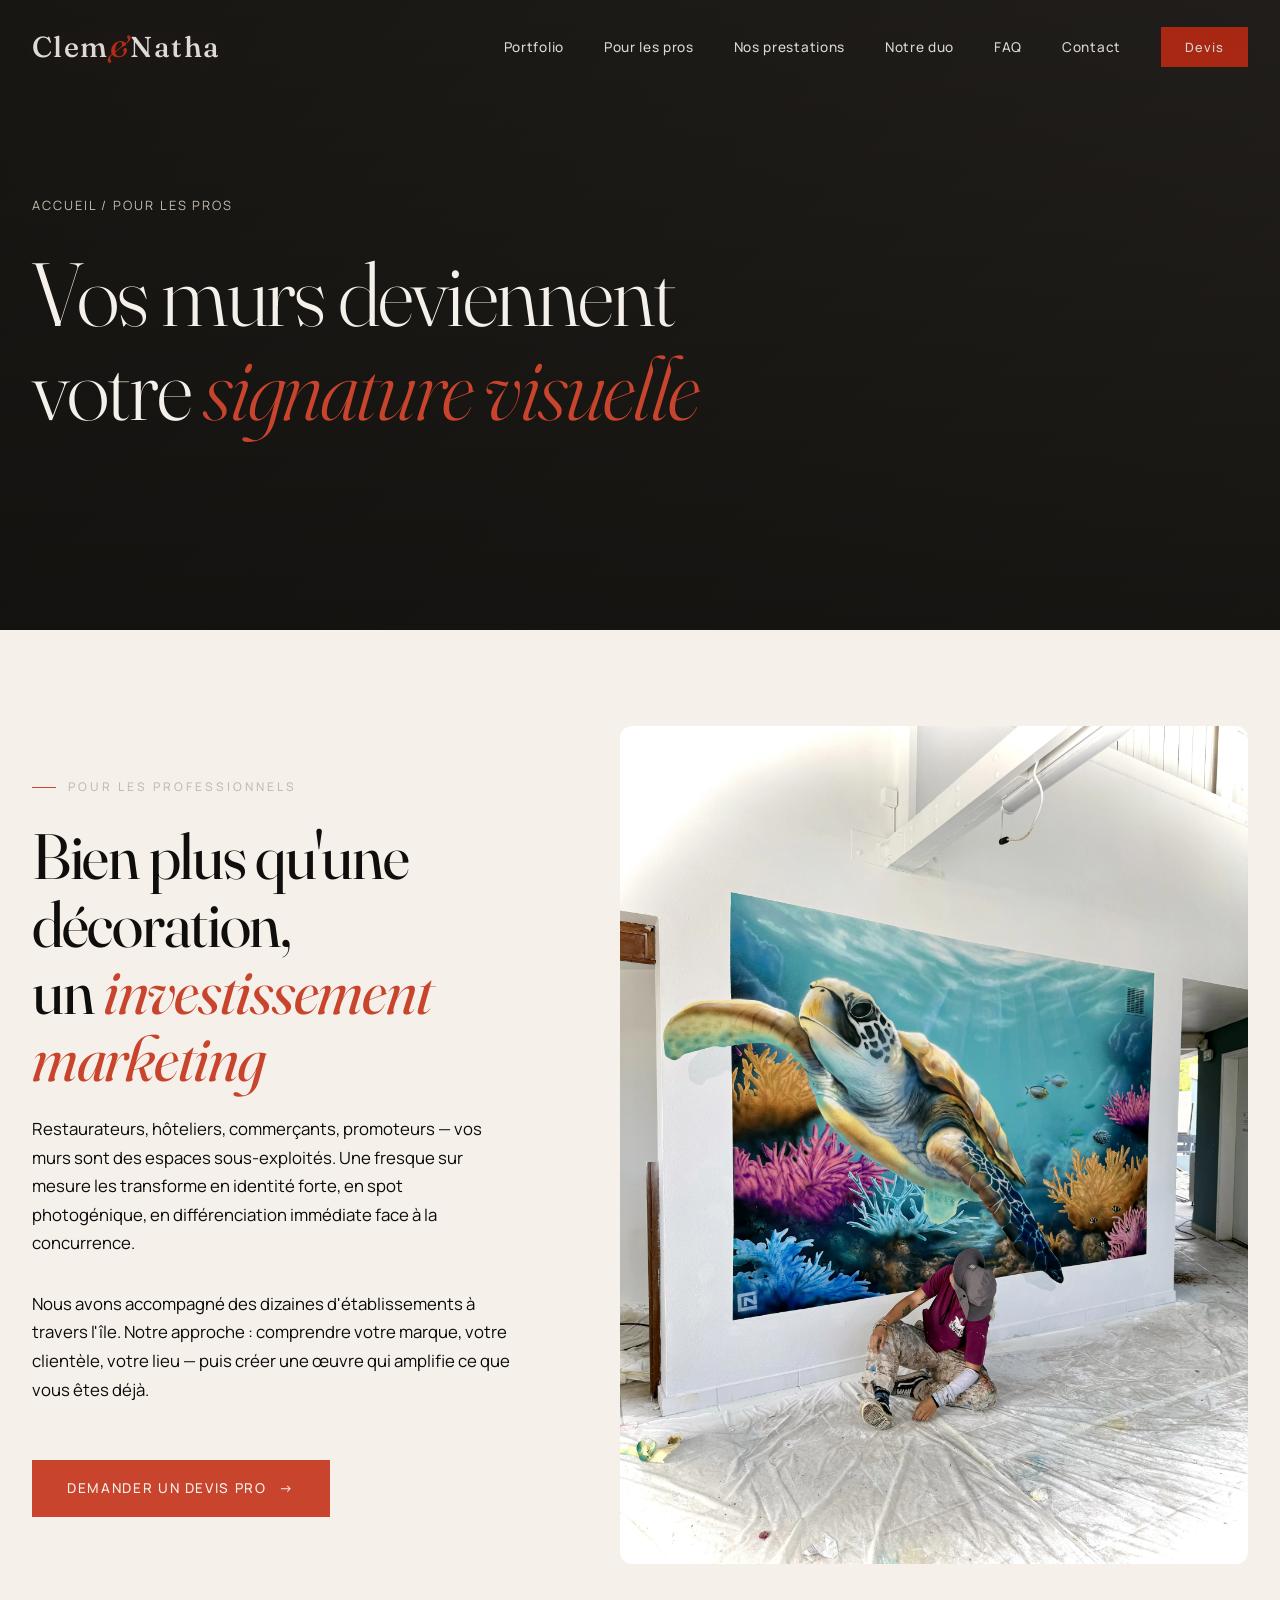
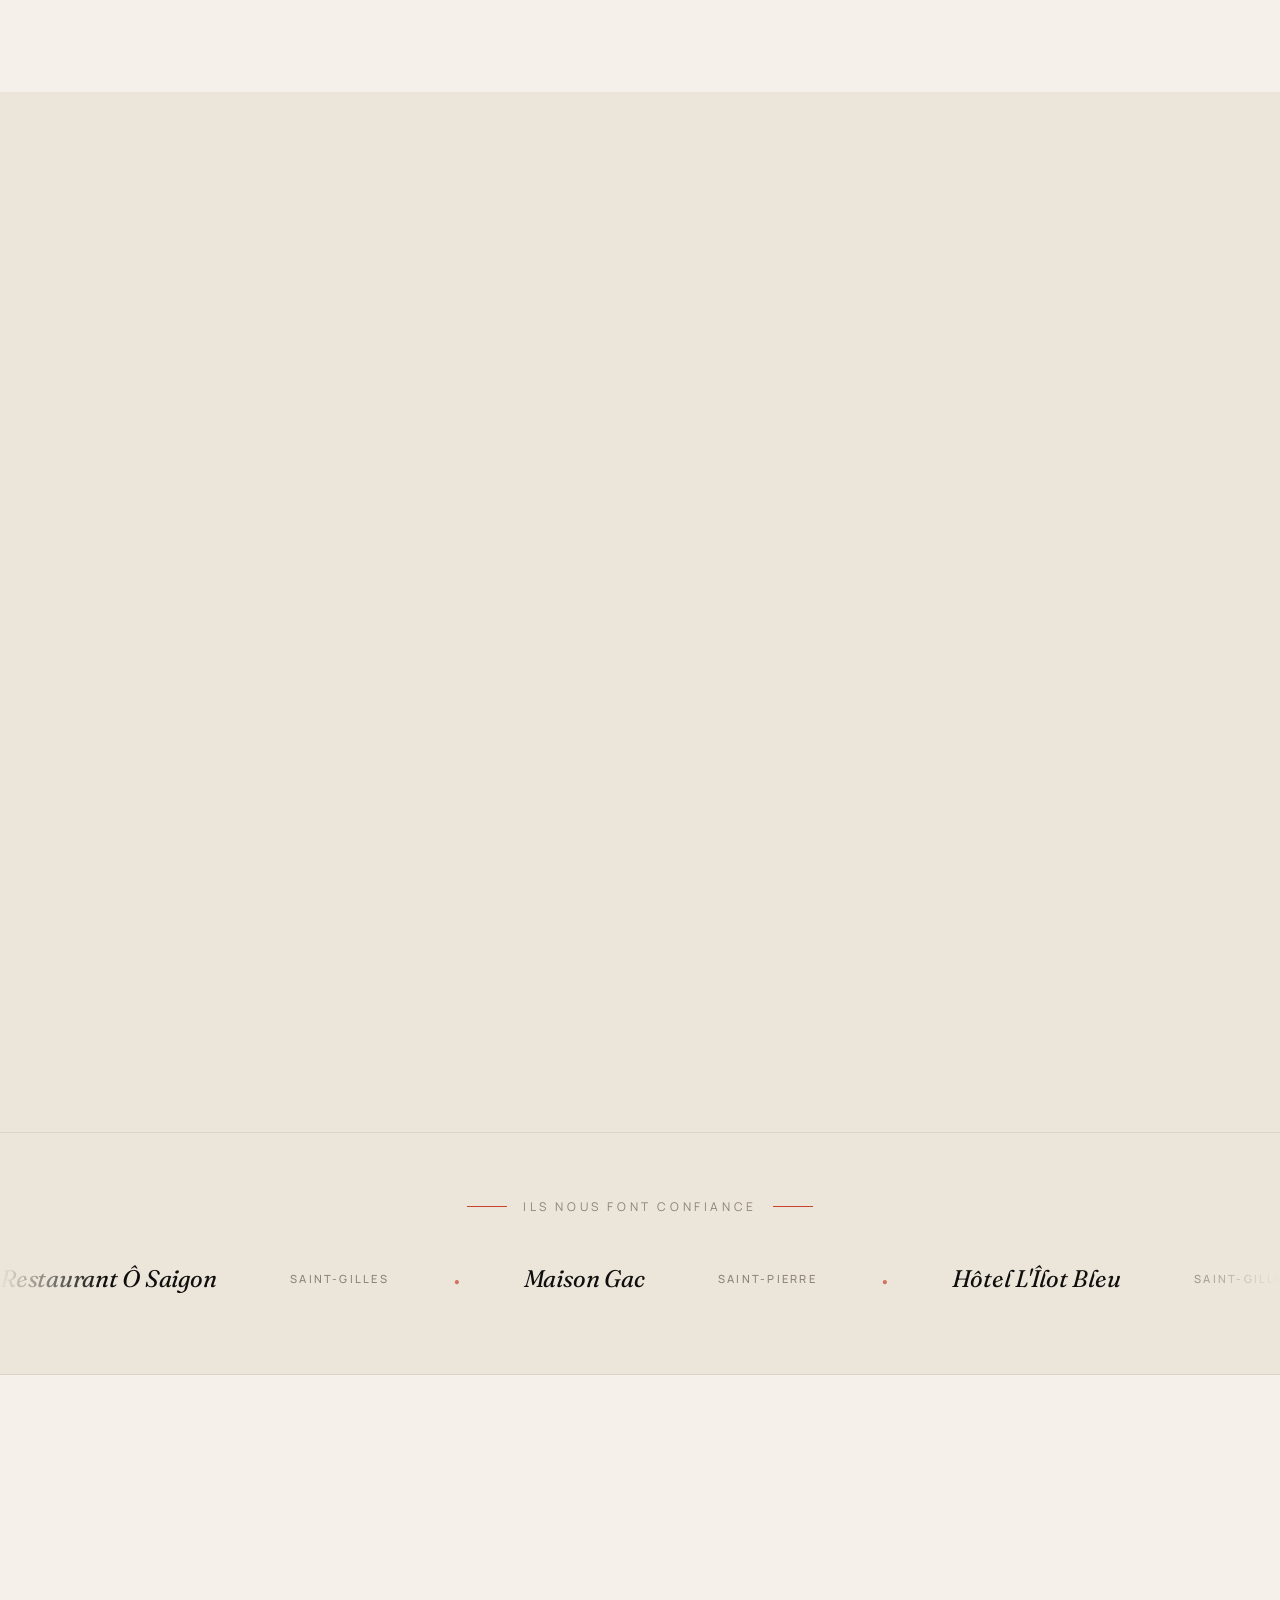
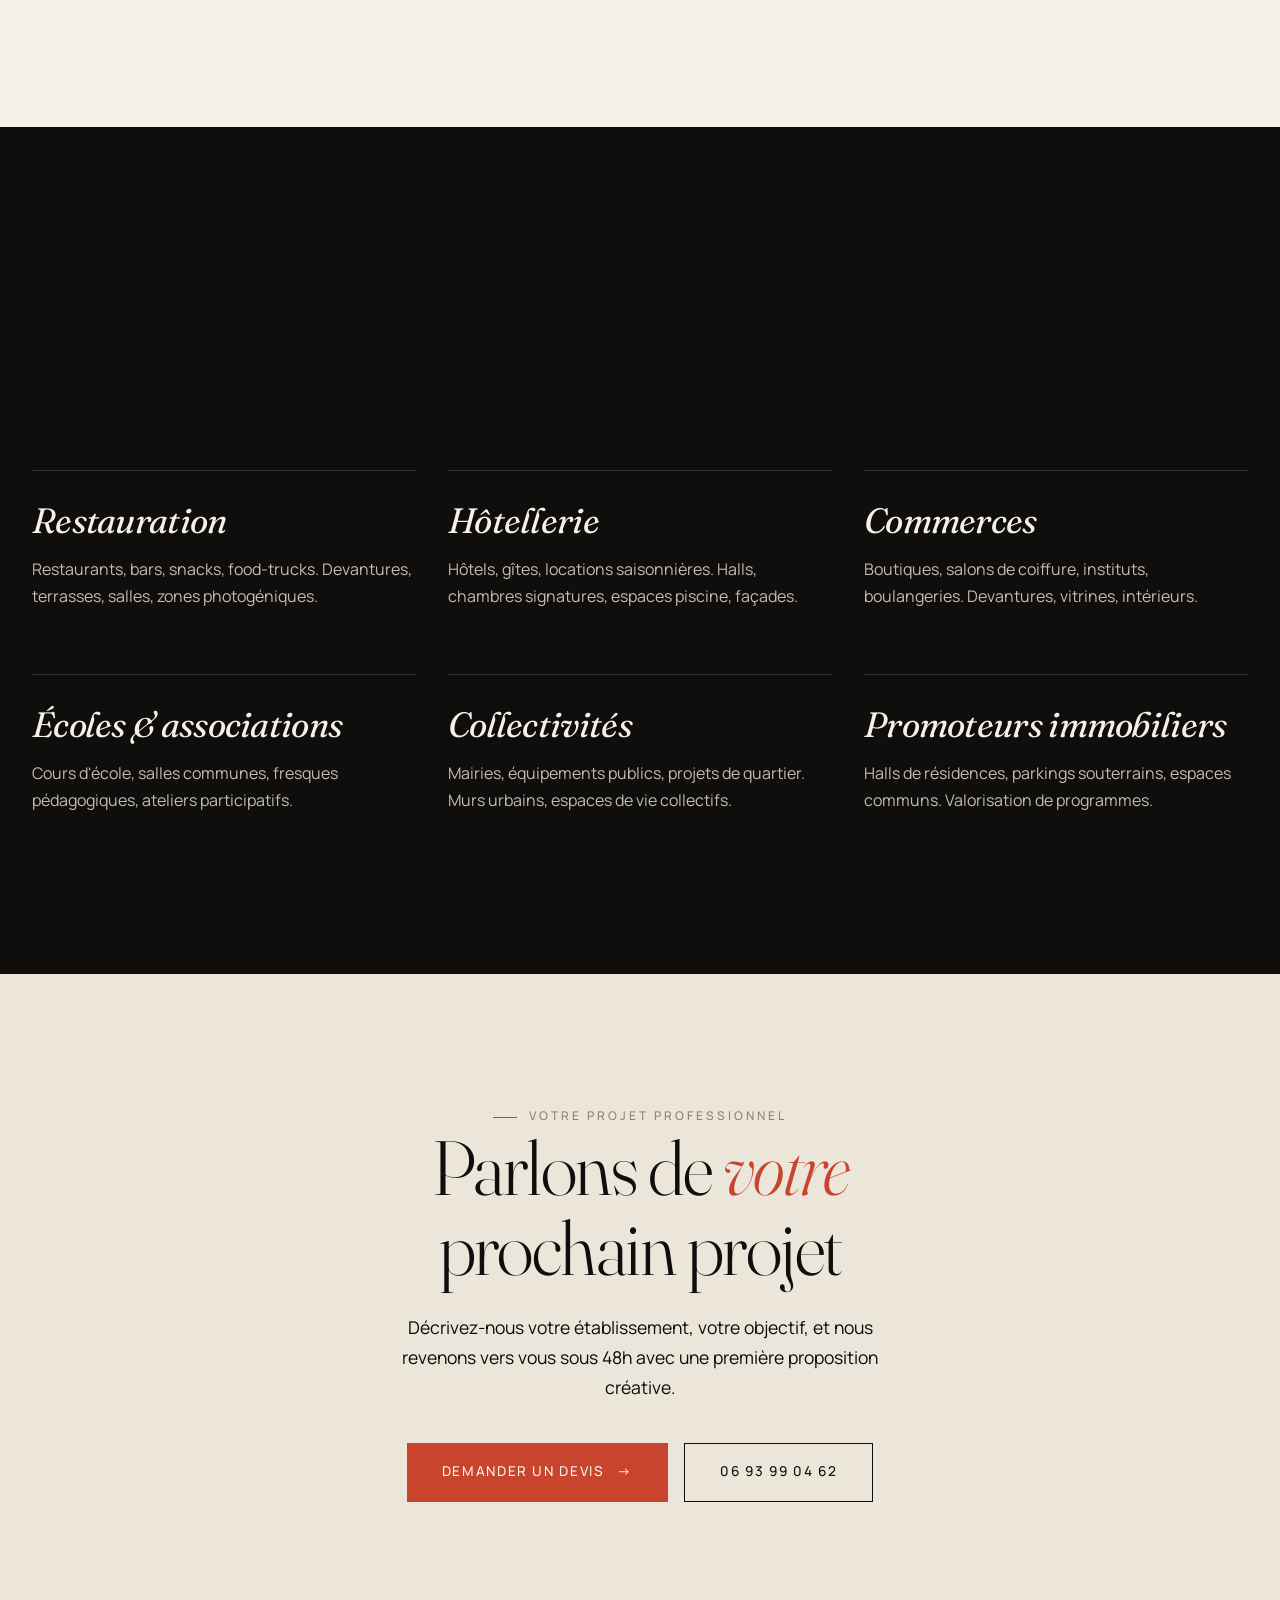
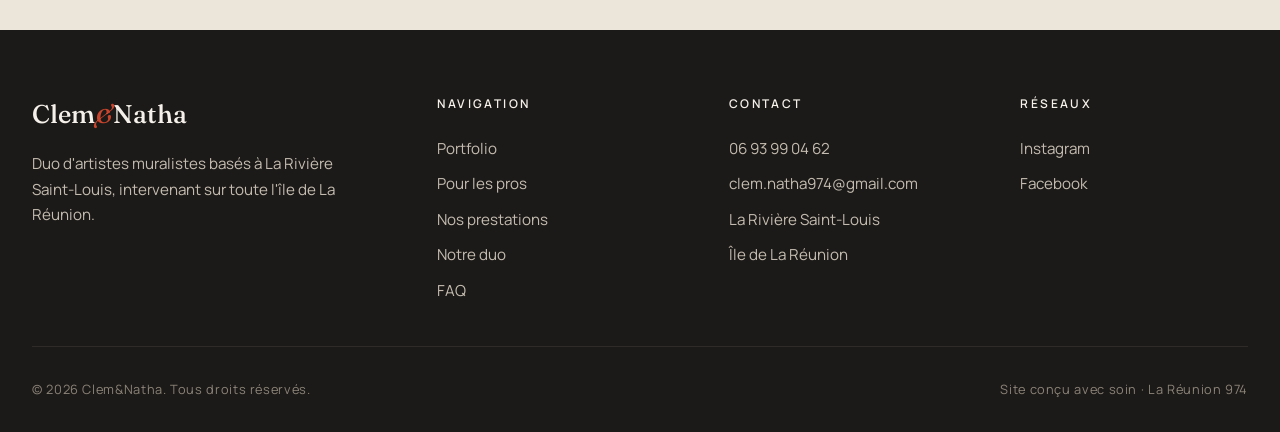
<file: pros.html>
﻿<!DOCTYPE html>
<html lang="fr">
<head>
  <meta charset="UTF-8">
  <meta name="viewport" content="width=device-width, initial-scale=1.0">
  <!-- Google tag (gtag.js) -->
  <script async src="https://www.googletagmanager.com/gtag/js?id=G-RRQ0XEG17L"></script>
  <script>
    window.dataLayer = window.dataLayer || [];
    function gtag(){dataLayer.push(arguments);}
    gtag('js', new Date());
    gtag('config', 'G-RRQ0XEG17L');
  </script>
  <meta name="robots" content="index, follow">
  <meta name="keywords" content="fresque murale entreprise Réunion, décoration murale restaurant La Réunion, fresque devanture commerce 974, artiste muraliste pro Réunion">
  <title>Fresques murales professionnelles — Clem&Natha La Réunion</title>
  <meta name="description" content="Fresques murales sur mesure pour restaurants, hôtels et commerces à La Réunion. Identité visuelle forte, contenu social organique. Devis pro sous 48h.">

  <!-- Open Graph -->
  <meta property="og:title" content="Fresques pour entreprises — Clem&Natha | La Réunion">
  <meta property="og:description" content="Restaurants, hôtels, commerces : transformez vos murs en signature visuelle. Études de cas pros, devis sous 48h.">
  <meta property="og:type" content="website">
  <meta property="og:url" content="https://clemetnatha.re/pros">
  <meta property="og:locale" content="fr_FR">
  <meta property="og:site_name" content="Clem&Natha">
  <meta property="og:image" content="https://clemetnatha.re/hero-01.webp">
  <meta property="og:image:width" content="1200">
  <meta property="og:image:height" content="630">
  <meta property="og:image:alt" content="Fresques murales pour pros par Clem&Natha">

  <!-- Twitter Cards -->
  <meta name="twitter:card" content="summary_large_image">
  <meta name="twitter:title" content="Fresques pour entreprises — Clem&Natha | La Réunion">
  <meta name="twitter:description" content="Restaurants, hôtels, commerces : transformez vos murs en signature visuelle.">
  <meta name="twitter:image" content="https://clemetnatha.re/hero-01.webp">

  <link rel="stylesheet" href="style.css">
  <link rel="canonical" href="https://clemetnatha.re/pros">
  <link rel="icon" type="image/svg+xml" href="/favicon.svg">
  <link rel="alternate icon" href="/favicon.ico">
  <link rel="apple-touch-icon" href="/apple-touch-icon.png">
  <script type="application/ld+json">
  {
    "@context": "https://schema.org",
    "@type": "WebPage",
    "name": "Fresques murales pour professionnels — restaurants, hôtels, commerces La Réunion",
    "url": "https://clemetnatha.re/pros",
    "isPartOf": {"@type": "WebSite", "url": "https://clemetnatha.re"}
  }
  </script>
  <script type="application/ld+json">
  {
    "@context": "https://schema.org",
    "@type": "BreadcrumbList",
    "itemListElement": [
      {"@type": "ListItem", "position": 1, "name": "Accueil", "item": "https://clemetnatha.re/"},
      {"@type": "ListItem", "position": 2, "name": "Pour les pros", "item": "https://clemetnatha.re/pros"}
    ]
  }
  </script>
  <link rel="preload" as="image" href="pros-hero.webp" fetchpriority="high">
  <link rel="preconnect" href="https://fonts.googleapis.com">
  <link rel="preconnect" href="https://fonts.gstatic.com" crossorigin>
  <link rel="stylesheet" href="https://fonts.googleapis.com/css2?family=Fraunces:ital,opsz,wght@0,9..144,300;0,9..144,400;0,9..144,500;0,9..144,600;0,9..144,700;1,9..144,400&family=Manrope:wght@300;400;500;600;700&family=Noto+Serif+JP:wght@400;500&display=swap">
</head>
<body>

<nav class="nav">
  <a href="/" class="nav-logo">Clem<span>&</span>Natha</a>
  <button class="nav-toggle" aria-label="Menu">
    <span></span><span></span><span></span>
  </button>
  <ul class="nav-menu">
    <li><a href="/portfolio">Portfolio</a></li>
    <li><a href="/pros">Pour les pros</a></li>
    <li><a href="/services">Nos prestations</a></li>
    <li><a href="/about">Notre duo</a></li>
    <li><a href="/faq">FAQ</a></li>
    <li><a href="/contact">Contact</a></li>
    <li><a href="/devis" class="nav-cta">Devis</a></li>
  </ul>
</nav>

<main>

<section class="page-hero">
  <div class="page-hero-content">
    <div class="breadcrumb"><a href="/">Accueil</a> / Pour les pros</div>
    <h1>Vos murs deviennent<br>votre <em>signature visuelle</em></h1>
  </div>
</section>

<!-- Intro -->
<section style="background: var(--paper); padding-top: 6rem;">
  <div class="container">
    <div class="pro-grid">
      <div class="pro-text reveal" style="color: var(--ink);">
        <span class="eyebrow">Pour les professionnels</span>
        <h2 style="color: var(--ink); margin: 1.5rem 0;">Bien plus qu'une décoration,<br>un <em>investissement marketing</em></h2>
        <p style="color: var(--ink-soft);">Restaurateurs, hôteliers, commerçants, promoteurs — vos murs sont des espaces sous-exploités. Une fresque sur mesure les transforme en identité forte, en spot photogénique, en différenciation immédiate face à la concurrence.</p>
        <p style="color: var(--ink-soft);">Nous avons accompagné des dizaines d'établissements à travers l'île. Notre approche : comprendre votre marque, votre clientèle, votre lieu — puis créer une œuvre qui amplifie ce que vous êtes déjà.</p>
        <a href="/devis" class="btn btn-primary" style="margin-top: 1.5rem;">Demander un devis pro <span class="arrow">→</span></a>
      </div>

      <div class="reveal reveal-delay-2">
        <img src="pros-hero.webp" alt="Fresque murale professionnelle — Clem&Natha La Reunion" loading="lazy" style="width:100%;height:100%;object-fit:cover;display:block;">
      </div>
    </div>
  </div>
</section>

<!-- Bénéfices business -->
<section style="background: var(--paper-warm);">
  <div class="container">
    <div class="section-header center reveal">
      <span class="eyebrow">Pourquoi une fresque ?</span>
      <h2>Quatre <em>bénéfices</em> mesurables</h2>
    </div>

    <div style="display: grid; grid-template-columns: repeat(2, 1fr); gap: 2rem; margin-top: 3rem;">
      <div class="reveal" style="padding: 2.5rem; background: var(--paper); border-left: 3px solid var(--vermillon);">
        <span style="font-family: var(--font-display); font-style: italic; color: var(--vermillon); font-size: 1.5rem;">I.</span>
        <h3 style="margin: 1rem 0; font-style: italic; font-weight: 400;">Différenciation immédiate</h3>
        <p style="color: var(--ink-soft); line-height: 1.7;">Dans un marché saturé, l'œuvre murale crée une signature visuelle reconnaissable. Vos clients vous distinguent au premier regard — et reviennent.</p>
      </div>

      <div class="reveal reveal-delay-1" style="padding: 2.5rem; background: var(--paper); border-left: 3px solid var(--vermillon);">
        <span style="font-family: var(--font-display); font-style: italic; color: var(--vermillon); font-size: 1.5rem;">II.</span>
        <h3 style="margin: 1rem 0; font-style: italic; font-weight: 400;">Identité de marque cohérente</h3>
        <p style="color: var(--ink-soft); line-height: 1.7;">Nous traduisons votre univers de marque en langage visuel. Couleurs, ambiance, message — la fresque devient une extension de votre identité.</p>
      </div>

      <div class="reveal reveal-delay-2" style="padding: 2.5rem; background: var(--paper); border-left: 3px solid var(--vermillon);">
        <span style="font-family: var(--font-display); font-style: italic; color: var(--vermillon); font-size: 1.5rem;">III.</span>
        <h3 style="margin: 1rem 0; font-style: italic; font-weight: 400;">Contenu social organique</h3>
        <p style="color: var(--ink-soft); line-height: 1.7;">Vos clients deviennent vos ambassadeurs. Une fresque photogénique génère des centaines de publications Instagram et TikTok — une publicité gratuite et continue.</p>
      </div>

      <div class="reveal reveal-delay-3" style="padding: 2.5rem; background: var(--paper); border-left: 3px solid var(--vermillon);">
        <span style="font-family: var(--font-display); font-style: italic; color: var(--vermillon); font-size: 1.5rem;">IV.</span>
        <h3 style="margin: 1rem 0; font-style: italic; font-weight: 400;">Expérience client mémorable</h3>
        <p style="color: var(--ink-soft); line-height: 1.7;">Un cadre marquant ancre le souvenir. Vos clients ne se souviennent pas de chaque restaurant — ils se souviennent de celui avec la fresque qui les a impressionnés.</p>
      </div>
    </div>
  </div>
</section>

<!-- Bande de confiance -->
<section class="trust-bar">
  <div class="trust-label">Ils nous font confiance</div>
  <div class="trust-track-wrap">
    <div class="trust-track">
      <!-- Premier set -->
      <span class="trust-item">Restaurant Ô Saigon<span class="location">Saint-Gilles</span></span>
      <span class="trust-item">Maison Gac<span class="location">Saint-Pierre</span></span>
      <span class="trust-item">Hôtel L'Îlot Bleu<span class="location">Saint-Gilles</span></span>
      <span class="trust-item">Iceberg Glacier<span class="location">Saint-Pierre</span></span>
      <span class="trust-item">Au Petit Plaisir<span class="location">Saint-Louis</span></span>
      <span class="trust-item">CHU de La Réunion<span class="location">Saint-Pierre &middot; Saint-Denis</span></span>
      <span class="trust-item">Cabinet Kiné Chanon<span class="location">Saint-Louis</span></span>
      <span class="trust-item">Island Nutrition<span class="location">La Possession</span></span>
      <!-- Second set (duplication pour défilement infini) -->
      <span class="trust-item">Restaurant Ô Saigon<span class="location">Saint-Gilles</span></span>
      <span class="trust-item">Maison Gac<span class="location">Saint-Pierre</span></span>
      <span class="trust-item">Hôtel L'Îlot Bleu<span class="location">Saint-Gilles</span></span>
      <span class="trust-item">Iceberg Glacier<span class="location">Saint-Pierre</span></span>
      <span class="trust-item">Au Petit Plaisir<span class="location">Saint-Louis</span></span>
      <span class="trust-item">CHU de La Réunion<span class="location">Saint-Pierre &middot; Saint-Denis</span></span>
      <span class="trust-item">Cabinet Kiné Chanon<span class="location">Saint-Louis</span></span>
      <span class="trust-item">Island Nutrition<span class="location">La Possession</span></span>
    </div>
  </div>
</section>

<!-- 3 projets pros -->
<section style="background: var(--paper);">
  <div class="container">
    <div class="section-header reveal">
      <div>
        <span class="eyebrow">Quelques projets</span>
        <h2>Trois <em>réalisations</em> récentes</h2>
      </div>
      <p>Un aperçu de notre travail pour des établissements professionnels à travers l'île.</p>
    </div>

    <!-- Projet 1 -->
    <div class="reveal" style="display: grid; grid-template-columns: 1fr 1fr; gap: 4rem; align-items: center; margin-top: 5rem;">
      <div style="aspect-ratio: 4/3; overflow: hidden;">
        <img src="case-01.webp" alt="Fresque murale Hôtel L'Îlot Bleu — Saint-Gilles, Clem&Natha La Réunion" loading="lazy" style="width:100%;height:100%;object-fit:cover;display:block;">
      </div>
      <div>
        <span class="eyebrow">Projet 01</span>
        <h3 style="margin: 1.5rem 0;">Hôtel L'Îlot Bleu<br><em>Saint-Gilles-les-Bains</em></h3>
        <p style="color: var(--ink-soft); line-height: 1.7;">Dans le cadre de la rénovation de l'établissement, l'équipe de l'Hôtel L'Îlot Bleu nous a confié son mur d'accueil — une surface de plus de dix mètres de long, premier regard des clients à leur arrivée. Une fresque pensée pour incarner l'identité de l'hôtel et marquer durablement l'expérience de séjour dès le franchissement de la porte.</p>
      </div>
    </div>

    <!-- Projet 2 -->
    <div class="reveal" style="display: grid; grid-template-columns: 1fr 1fr; gap: 4rem; align-items: center; margin-top: 5rem;">
      <div>
        <span class="eyebrow">Projet 02</span>
        <h3 style="margin: 1.5rem 0;">Island Nutrition<br><em>La Possession</em></h3>
        <p style="color: var(--ink-soft); line-height: 1.7;">À l'occasion de l'ouverture de sa boutique de compléments alimentaires sport & fitness, le gérant d'Island Nutrition voulait une fresque qui pose l'ambiance dès le premier regard. Couleurs vibrantes, style îles tropicales teinté d'une touche Miami — le mur principal de la boutique est devenu une identité visuelle forte, immédiatement reconnaissable et parfaitement alignée avec l'univers de la marque.</p>
      </div>
      <div style="aspect-ratio: 4/3; overflow: hidden;">
        <img src="case-02.webp" alt="Fresque murale Island Nutrition boutique fitness — La Possession, Clem&Natha La Réunion" loading="lazy" style="width:100%;height:100%;object-fit:cover;display:block;">
      </div>
    </div>

    <!-- Projet 3 -->
    <div class="reveal" style="display: grid; grid-template-columns: 1fr 1fr; gap: 4rem; align-items: center; margin-top: 5rem;">
      <div style="aspect-ratio: 4/3; overflow: hidden;">
        <img src="case-03.webp" alt="Fresque tropicale terrasse Maison Gac glacier — Saint-Pierre, Clem&Natha La Réunion" loading="lazy" style="width:100%;height:100%;object-fit:cover;display:block;">
      </div>
      <div>
        <span class="eyebrow">Projet 03</span>
        <h3 style="margin: 1.5rem 0;">Maison Gac<br><em>Saint-Pierre</em></h3>
        <p style="color: var(--ink-soft); line-height: 1.7;">Maison Gac nous a confié le mur principal de leur terrasse extérieure — l'espace même où leurs clients savourent glaces et desserts. Une fresque extérieure à l'ambiance tropicale et réunionnaise, aux couleurs chaleureuses, qui transforme ce mur en véritable décor de vie et génère naturellement du contenu photographique chez leurs visiteurs.</p>
      </div>
    </div>
  </div>
</section>

<!-- Secteurs servis -->
<section style="background: var(--ink); color: var(--paper);">
  <div class="container">
    <div class="section-header center reveal">
      <span class="eyebrow" style="color: var(--stone-light);">Secteurs accompagnés</span>
      <h2 style="color: var(--paper);">Une <em>expertise</em> par contexte</h2>
    </div>

    <div style="display: grid; grid-template-columns: repeat(3, 1fr); gap: 2rem; margin-top: 4rem;">
      <div class="reveal" style="padding: 2rem 0; border-top: 1px solid rgba(245,241,234,0.15);">
        <h3 style="color: var(--paper); margin-bottom: 1rem; font-style: italic; font-weight: 400;">Restauration</h3>
        <p style="color: var(--stone-light); line-height: 1.7;">Restaurants, bars, snacks, food-trucks. Devantures, terrasses, salles, zones photogéniques.</p>
      </div>
      <div class="reveal reveal-delay-1" style="padding: 2rem 0; border-top: 1px solid rgba(245,241,234,0.15);">
        <h3 style="color: var(--paper); margin-bottom: 1rem; font-style: italic; font-weight: 400;">Hôtellerie</h3>
        <p style="color: var(--stone-light); line-height: 1.7;">Hôtels, gîtes, locations saisonnières. Halls, chambres signatures, espaces piscine, façades.</p>
      </div>
      <div class="reveal reveal-delay-2" style="padding: 2rem 0; border-top: 1px solid rgba(245,241,234,0.15);">
        <h3 style="color: var(--paper); margin-bottom: 1rem; font-style: italic; font-weight: 400;">Commerces</h3>
        <p style="color: var(--stone-light); line-height: 1.7;">Boutiques, salons de coiffure, instituts, boulangeries. Devantures, vitrines, intérieurs.</p>
      </div>
      <div class="reveal reveal-delay-3" style="padding: 2rem 0; border-top: 1px solid rgba(245,241,234,0.15);">
        <h3 style="color: var(--paper); margin-bottom: 1rem; font-style: italic; font-weight: 400;">Écoles & associations</h3>
        <p style="color: var(--stone-light); line-height: 1.7;">Cours d'école, salles communes, fresques pédagogiques, ateliers participatifs.</p>
      </div>
      <div class="reveal" style="padding: 2rem 0; border-top: 1px solid rgba(245,241,234,0.15);">
        <h3 style="color: var(--paper); margin-bottom: 1rem; font-style: italic; font-weight: 400;">Collectivités</h3>
        <p style="color: var(--stone-light); line-height: 1.7;">Mairies, équipements publics, projets de quartier. Murs urbains, espaces de vie collectifs.</p>
      </div>
      <div class="reveal reveal-delay-1" style="padding: 2rem 0; border-top: 1px solid rgba(245,241,234,0.15);">
        <h3 style="color: var(--paper); margin-bottom: 1rem; font-style: italic; font-weight: 400;">Promoteurs immobiliers</h3>
        <p style="color: var(--stone-light); line-height: 1.7;">Halls de résidences, parkings souterrains, espaces communs. Valorisation de programmes.</p>
      </div>
    </div>
  </div>
</section>


<!-- CTA pro -->
<section class="cta-final" style="background: var(--paper-warm);">
  <div class="container-narrow">
    <span class="eyebrow reveal">Votre projet professionnel</span>
    <h2 class="reveal reveal-delay-1">Parlons de <em>votre</em><br>prochain projet</h2>
    <p class="reveal reveal-delay-2">Décrivez-nous votre établissement, votre objectif, et nous revenons vers vous sous 48h avec une première proposition créative.</p>
    <div class="reveal reveal-delay-3" style="display: flex; gap: 1rem; justify-content: center; flex-wrap: wrap;">
      <a href="/devis" class="btn btn-primary">Demander un devis <span class="arrow">→</span></a>
      <a href="tel:0693990462" class="btn btn-secondary">06 93 99 04 62</a>
    </div>
  </div>
</section>

</main>

<footer>
  <div class="container">
    <div class="footer-grid">
      <div class="footer-brand">
        <div class="logo">Clem<em>&</em>Natha</div>
        <p>Duo d'artistes muralistes basés à La Rivière Saint-Louis, intervenant sur toute l'île de La Réunion.</p>
      </div>
      <div>
        <h5>Navigation</h5>
        <ul>
          <li><a href="/portfolio">Portfolio</a></li>
          <li><a href="/pros">Pour les pros</a></li>
          <li><a href="/services">Nos prestations</a></li>
          <li><a href="/about">Notre duo</a></li>
          <li><a href="/faq">FAQ</a></li>
        </ul>
      </div>
      <div>
        <h5>Contact</h5>
        <ul>
          <li><a href="tel:0693990462">06 93 99 04 62</a></li>
          <li><a href="mailto:clem.natha974@gmail.com">clem.natha974@gmail.com</a></li>
          <li>La Rivière Saint-Louis</li>
          <li>Île de La Réunion</li>
        </ul>
      </div>
      <div>
        <h5>Réseaux</h5>
        <ul>
          <li><a href="https://www.instagram.com/clem.natha/" target="_blank" rel="noopener">Instagram</a></li>
          <li><a href="https://www.facebook.com/clemetnatha/" target="_blank" rel="noopener">Facebook</a></li>
        </ul>
      </div>
    </div>
    <div class="footer-bottom">
      <span>© 2026 Clem&Natha. Tous droits réservés.</span>
      <span>Site conçu avec soin · La Réunion 974</span>
    </div>
  </div>
</footer>

<script src="main.js"></script>
</body>
</html>
</file>
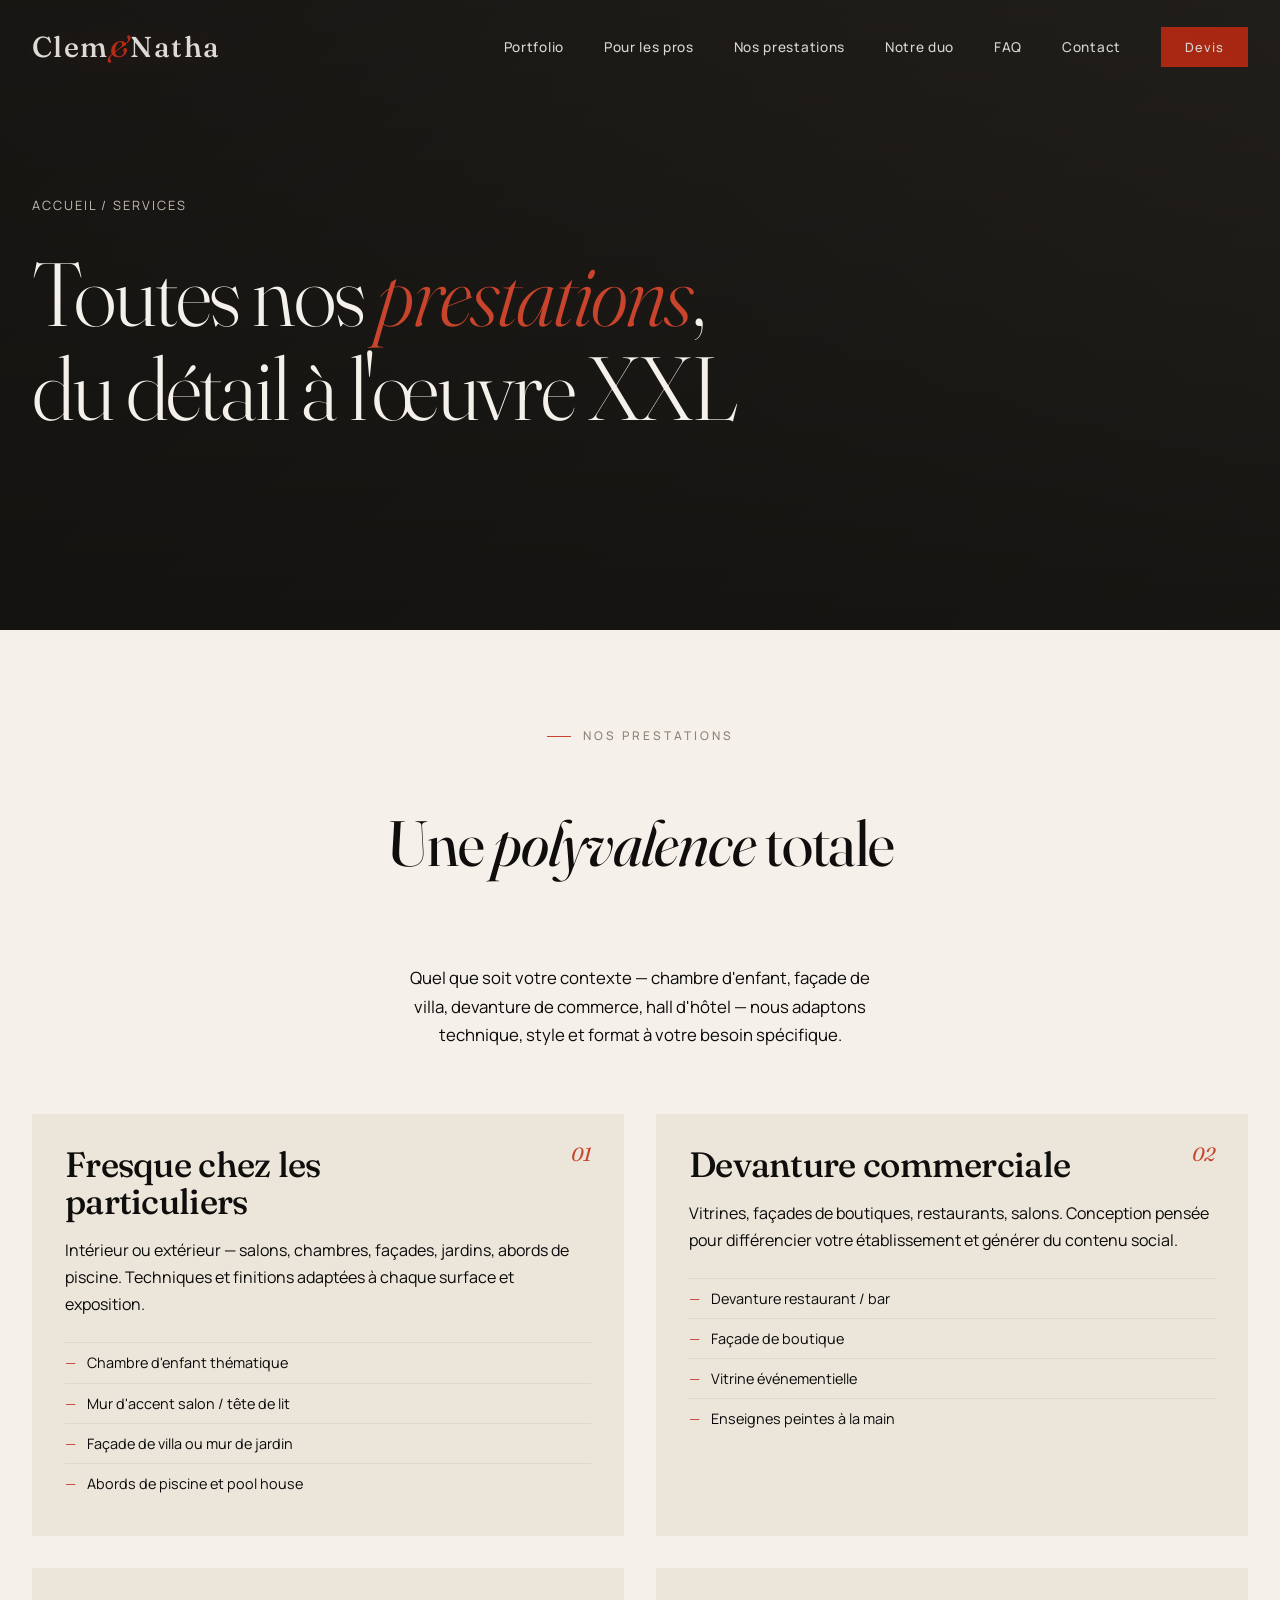
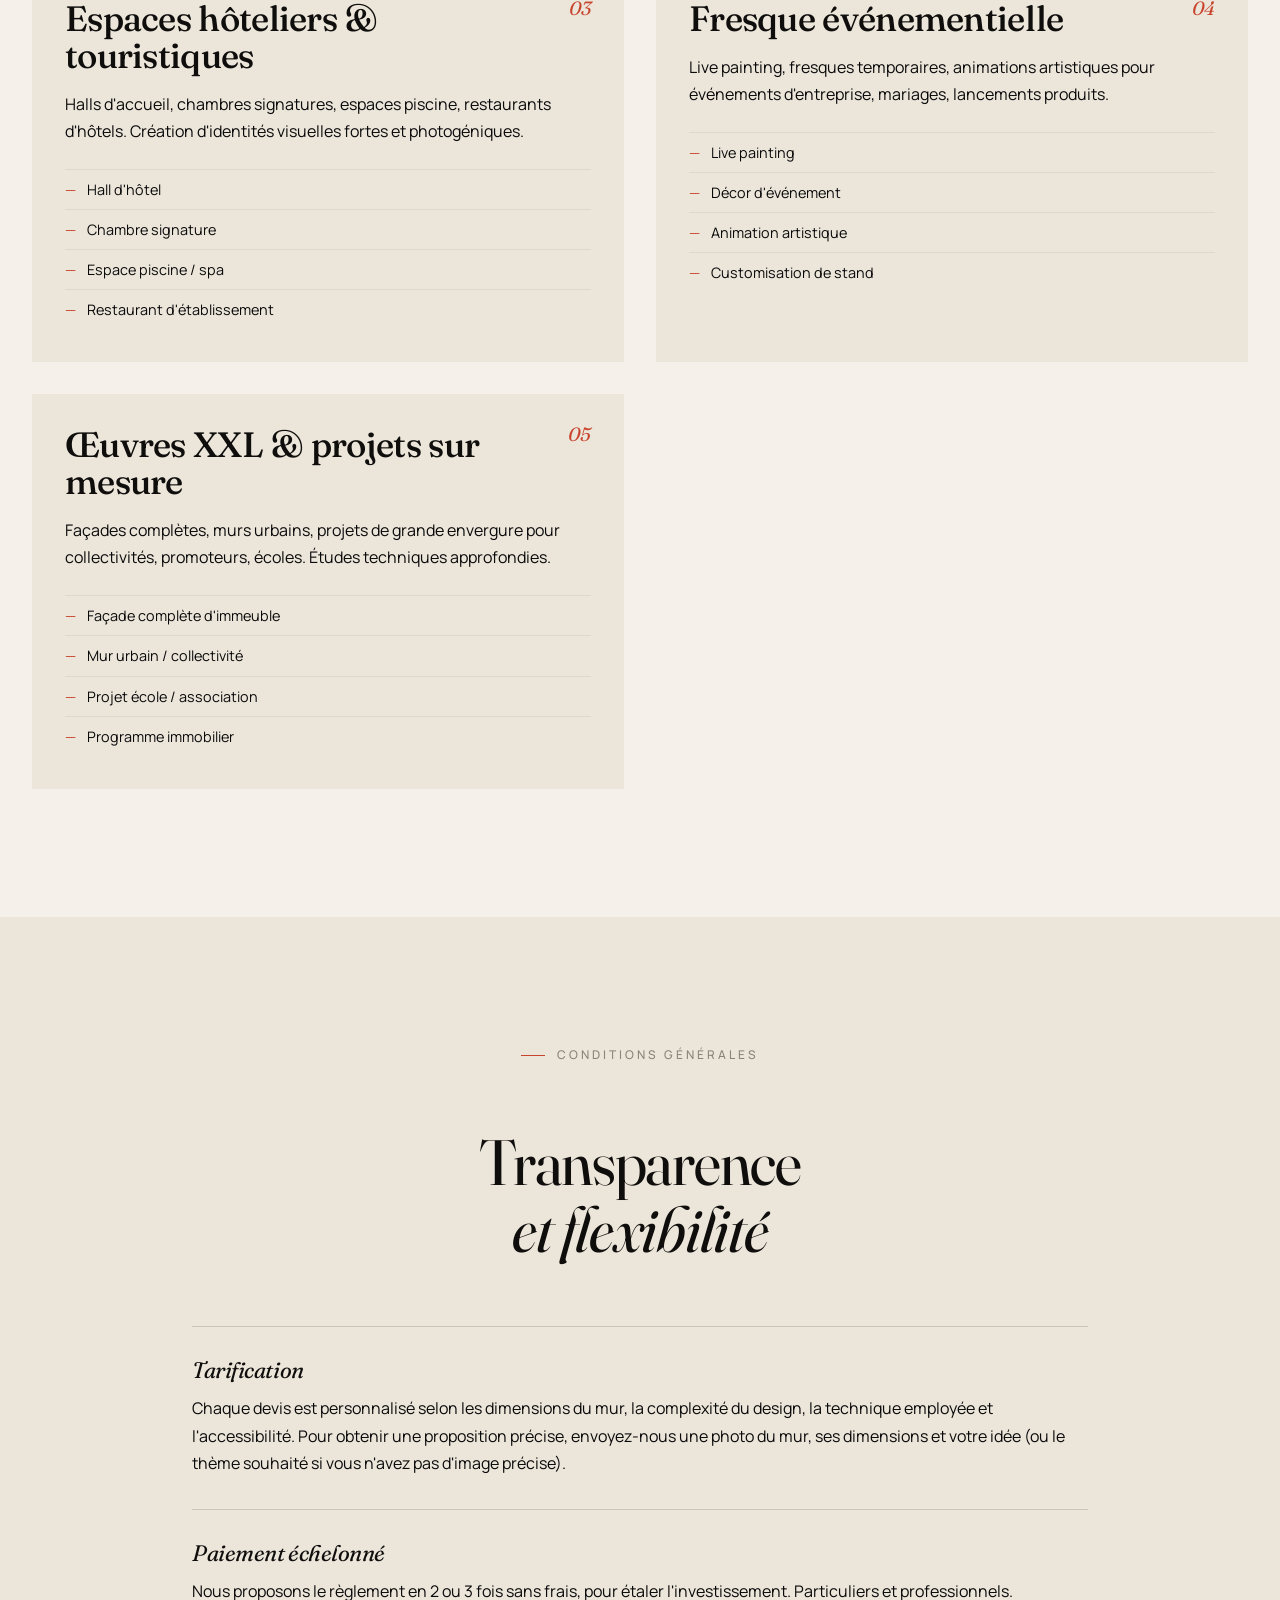
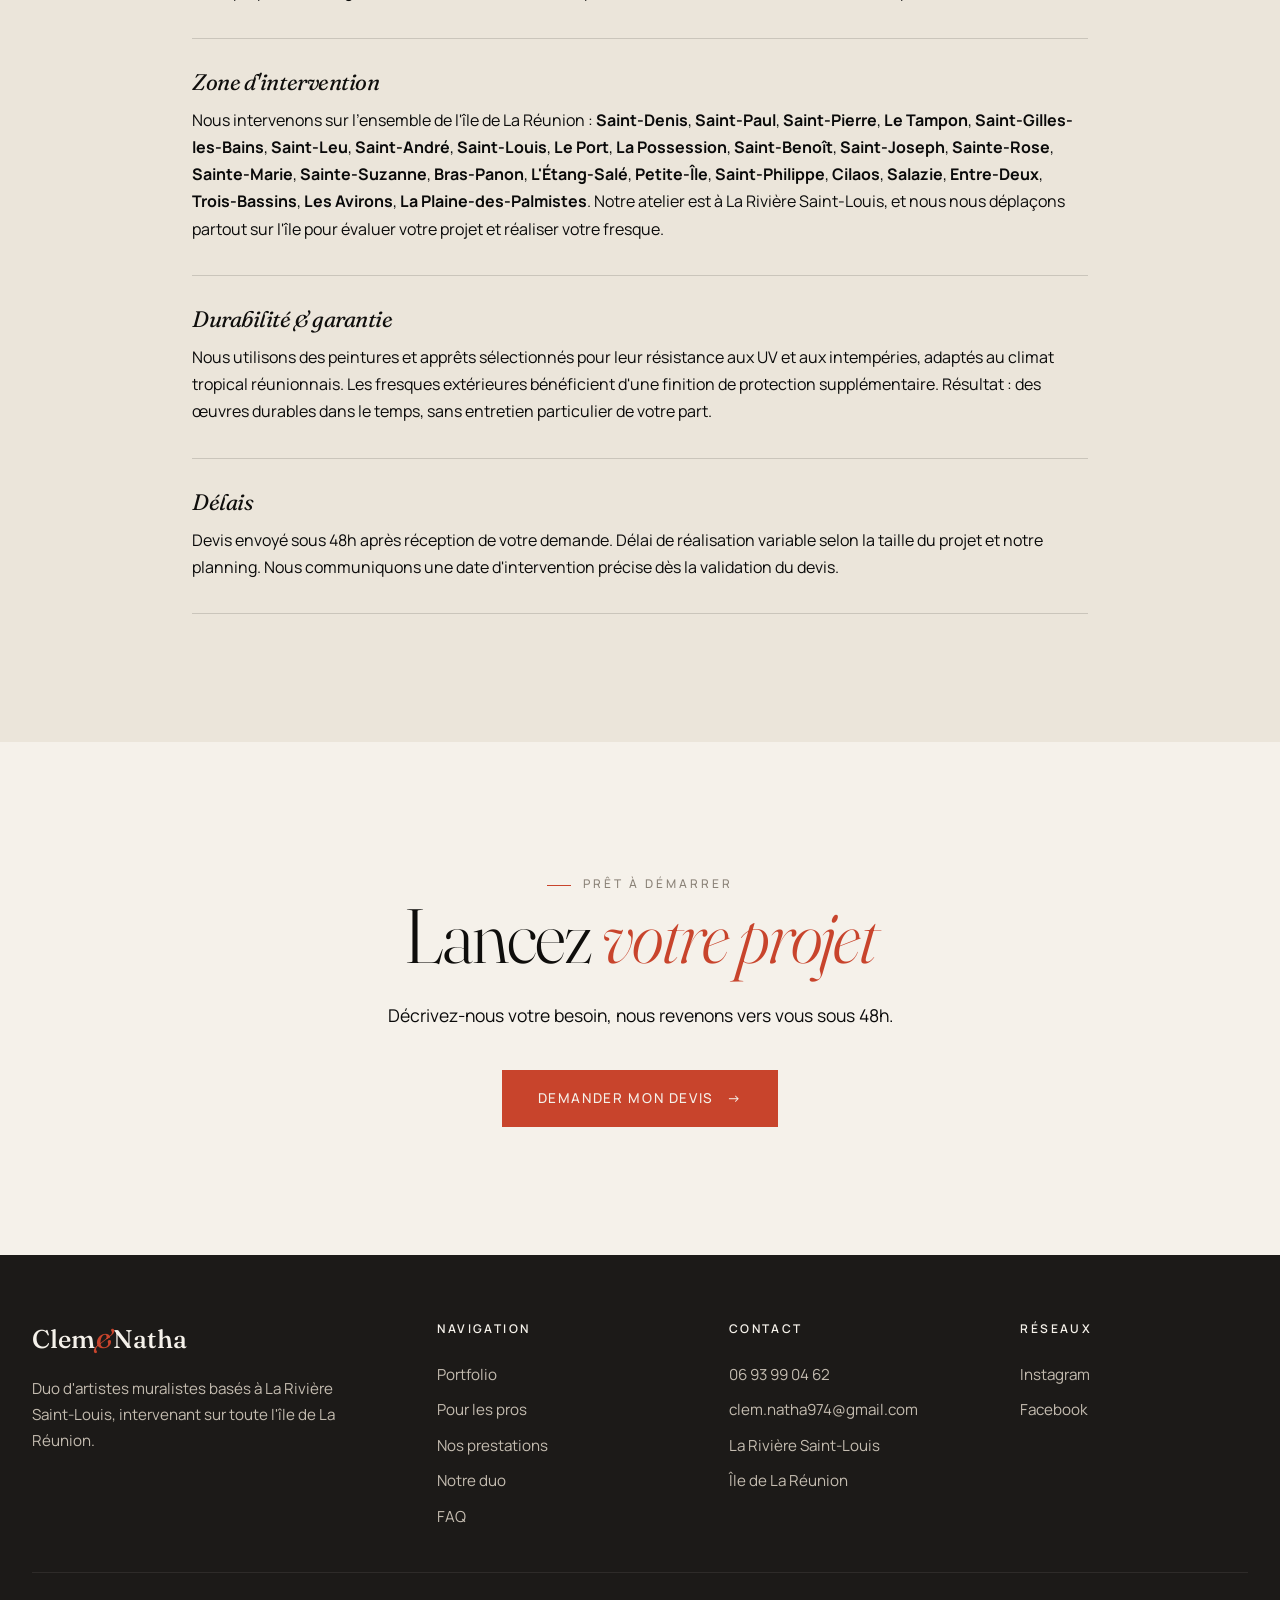
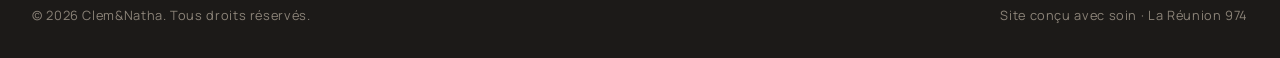
<file: services.html>
﻿<!DOCTYPE html>
<html lang="fr">
<head>
  <meta charset="UTF-8">
  <meta name="viewport" content="width=device-width, initial-scale=1.0">
  <!-- Google tag (gtag.js) -->
  <script async src="https://www.googletagmanager.com/gtag/js?id=G-RRQ0XEG17L"></script>
  <script>
    window.dataLayer = window.dataLayer || [];
    function gtag(){dataLayer.push(arguments);}
    gtag('js', new Date());
    gtag('config', 'G-RRQ0XEG17L');
  </script>
  <meta name="robots" content="index, follow">
  <meta name="keywords" content="prestations fresque murale Réunion, tarif fresque murale 974, peinture sur mur La Réunion, artiste muraliste Réunion">
  <title>Nos prestations — Fresques murales La Réunion | Clem&Natha</title>
  <meta name="description" content="Fresques murales à La Réunion pour particuliers et professionnels : intérieur, extérieur, devanture, hôtellerie, événementiel. Paiement en 2 ou 3 fois.">

  <!-- Open Graph -->
  <meta property="og:title" content="Services & Prestations — Clem&Natha | La Réunion">
  <meta property="og:description" content="Toutes nos prestations : fresque particulier, devanture commerce, hôtellerie, événementiel. Paiement en 3x.">
  <meta property="og:type" content="website">
  <meta property="og:url" content="https://clemetnatha.re/services">
  <meta property="og:locale" content="fr_FR">
  <meta property="og:site_name" content="Clem&Natha">
  <meta property="og:image" content="https://clemetnatha.re/hero-01.webp">
  <meta property="og:image:width" content="1200">
  <meta property="og:image:height" content="630">
  <meta property="og:image:alt" content="Prestations de fresques murales Clem&Natha">

  <!-- Twitter Cards -->
  <meta name="twitter:card" content="summary_large_image">
  <meta name="twitter:title" content="Services & Prestations — Clem&Natha | La Réunion">
  <meta name="twitter:description" content="Fresque particulier, devanture commerce, hôtellerie, événementiel.">
  <meta name="twitter:image" content="https://clemetnatha.re/hero-01.webp">

  <link rel="stylesheet" href="style.css">
  <link rel="canonical" href="https://clemetnatha.re/services">
  <link rel="icon" type="image/svg+xml" href="/favicon.svg">
  <link rel="alternate icon" href="/favicon.ico">
  <link rel="apple-touch-icon" href="/apple-touch-icon.png">
  <script type="application/ld+json">
  {
    "@context": "https://schema.org",
    "@type": "WebPage",
    "name": "Nos prestations — tarifs et services Clem&Natha La Réunion",
    "url": "https://clemetnatha.re/services",
    "isPartOf": {"@type": "WebSite", "url": "https://clemetnatha.re"}
  }
  </script>
  <script type="application/ld+json">
  {
    "@context": "https://schema.org",
    "@type": "BreadcrumbList",
    "itemListElement": [
      {"@type": "ListItem", "position": 1, "name": "Accueil", "item": "https://clemetnatha.re/"},
      {"@type": "ListItem", "position": 2, "name": "Nos prestations", "item": "https://clemetnatha.re/services"}
    ]
  }
  </script>
  <script type="application/ld+json">
  {
    "@context": "https://schema.org",
    "@type": "ItemList",
    "name": "Prestations Clem&Natha — Fresques murales La Réunion",
    "itemListElement": [
      {
        "@type": "ListItem",
        "position": 1,
        "item": {
          "@type": "Service",
          "name": "Fresque murale pour particuliers",
          "description": "Fresques intérieures et extérieures pour particuliers à La Réunion : chambre d'enfant, salon, façade, jardin, abords de piscine.",
          "provider": {"@type": "LocalBusiness", "name": "Clem&Natha"},
          "areaServed": {"@type": "State", "name": "La Réunion"},
          "serviceType": "Fresque murale"
        }
      },
      {
        "@type": "ListItem",
        "position": 2,
        "item": {
          "@type": "Service",
          "name": "Devanture commerciale peinte",
          "description": "Fresques sur façades et vitrines de commerces, restaurants et boutiques à La Réunion. Conception différenciante, génératrice de contenu social.",
          "provider": {"@type": "LocalBusiness", "name": "Clem&Natha"},
          "areaServed": {"@type": "State", "name": "La Réunion"},
          "serviceType": "Décoration murale commerciale"
        }
      },
      {
        "@type": "ListItem",
        "position": 3,
        "item": {
          "@type": "Service",
          "name": "Fresque hôtelière & touristique",
          "description": "Halls d'accueil, chambres signatures, espaces piscine et restaurants d'hôtels à La Réunion. Identités visuelles fortes et photogéniques.",
          "provider": {"@type": "LocalBusiness", "name": "Clem&Natha"},
          "areaServed": {"@type": "State", "name": "La Réunion"},
          "serviceType": "Décoration murale hôtelière"
        }
      },
      {
        "@type": "ListItem",
        "position": 4,
        "item": {
          "@type": "Service",
          "name": "Fresque événementielle",
          "description": "Live painting, fresques temporaires, animations artistiques pour événements d'entreprise, mariages et lancements produits à La Réunion.",
          "provider": {"@type": "LocalBusiness", "name": "Clem&Natha"},
          "areaServed": {"@type": "State", "name": "La Réunion"},
          "serviceType": "Animation artistique événementielle"
        }
      },
      {
        "@type": "ListItem",
        "position": 5,
        "item": {
          "@type": "Service",
          "name": "Œuvres XXL & projets sur mesure",
          "description": "Façades complètes, murs urbains, projets de grande envergure pour collectivités, promoteurs et écoles à La Réunion.",
          "provider": {"@type": "LocalBusiness", "name": "Clem&Natha"},
          "areaServed": {"@type": "State", "name": "La Réunion"},
          "serviceType": "Fresque murale XXL"
        }
      }
    ]
  }
  </script>
  <link rel="preconnect" href="https://fonts.googleapis.com">
  <link rel="preconnect" href="https://fonts.gstatic.com" crossorigin>
  <link rel="stylesheet" href="https://fonts.googleapis.com/css2?family=Fraunces:ital,opsz,wght@0,9..144,300;0,9..144,400;0,9..144,500;0,9..144,600;0,9..144,700;1,9..144,400&family=Manrope:wght@300;400;500;600;700&family=Noto+Serif+JP:wght@400;500&display=swap">
</head>
<body>

<nav class="nav">
  <a href="/" class="nav-logo">Clem<span>&</span>Natha</a>
  <button class="nav-toggle" aria-label="Menu">
    <span></span><span></span><span></span>
  </button>
  <ul class="nav-menu">
    <li><a href="/portfolio">Portfolio</a></li>
    <li><a href="/pros">Pour les pros</a></li>
    <li><a href="/services">Nos prestations</a></li>
    <li><a href="/about">Notre duo</a></li>
    <li><a href="/faq">FAQ</a></li>
    <li><a href="/contact">Contact</a></li>
    <li><a href="/devis" class="nav-cta">Devis</a></li>
  </ul>
</nav>

<main>

<section class="page-hero">
  <div class="page-hero-content">
    <div class="breadcrumb"><a href="/">Accueil</a> / Services</div>
    <h1>Toutes nos <em>prestations</em>,<br>du détail à l'œuvre XXL</h1>
  </div>
</section>

<section style="background: var(--paper); padding-top: 6rem;">
  <div class="container">
    <div class="section-header center reveal" style="margin-bottom: 4rem;">
      <span class="eyebrow">Nos prestations</span>
      <h2>Une <em>polyvalence</em> totale</h2>
      <p>Quel que soit votre contexte — chambre d'enfant, façade de villa, devanture de commerce, hall d'hôtel — nous adaptons technique, style et format à votre besoin spécifique.</p>
    </div>

    <div class="services-list">
      <div class="service-item reveal">
        <span class="service-num">01</span>
        <h3>Fresque chez les particuliers</h3>
        <p>Intérieur ou extérieur — salons, chambres, façades, jardins, abords de piscine. Techniques et finitions adaptées à chaque surface et exposition.</p>
        <ul>
          <li>Chambre d'enfant thématique</li>
          <li>Mur d'accent salon / tête de lit</li>
          <li>Façade de villa ou mur de jardin</li>
          <li>Abords de piscine et pool house</li>
        </ul>
      </div>

      <div class="service-item reveal reveal-delay-1">
        <span class="service-num">02</span>
        <h3>Devanture commerciale</h3>
        <p>Vitrines, façades de boutiques, restaurants, salons. Conception pensée pour différencier votre établissement et générer du contenu social.</p>
        <ul>
          <li>Devanture restaurant / bar</li>
          <li>Façade de boutique</li>
          <li>Vitrine événementielle</li>
          <li>Enseignes peintes à la main</li>
        </ul>
      </div>

      <div class="service-item reveal">
        <span class="service-num">03</span>
        <h3>Espaces hôteliers & touristiques</h3>
        <p>Halls d'accueil, chambres signatures, espaces piscine, restaurants d'hôtels. Création d'identités visuelles fortes et photogéniques.</p>
        <ul>
          <li>Hall d'hôtel</li>
          <li>Chambre signature</li>
          <li>Espace piscine / spa</li>
          <li>Restaurant d'établissement</li>
        </ul>
      </div>

      <div class="service-item reveal reveal-delay-1">
        <span class="service-num">04</span>
        <h3>Fresque événementielle</h3>
        <p>Live painting, fresques temporaires, animations artistiques pour événements d'entreprise, mariages, lancements produits.</p>
        <ul>
          <li>Live painting</li>
          <li>Décor d'événement</li>
          <li>Animation artistique</li>
          <li>Customisation de stand</li>
        </ul>
      </div>

      <div class="service-item reveal">
        <span class="service-num">05</span>
        <h3>Œuvres XXL & projets sur mesure</h3>
        <p>Façades complètes, murs urbains, projets de grande envergure pour collectivités, promoteurs, écoles. Études techniques approfondies.</p>
        <ul>
          <li>Façade complète d'immeuble</li>
          <li>Mur urbain / collectivité</li>
          <li>Projet école / association</li>
          <li>Programme immobilier</li>
        </ul>
      </div>
    </div>
  </div>
</section>

<!-- Conditions -->
<section style="background: var(--paper-warm);">
  <div class="container-narrow">
    <div class="section-header center reveal">
      <span class="eyebrow">Conditions générales</span>
      <h2>Transparence<br><em>et flexibilité</em></h2>
    </div>

    <div style="margin-top: 4rem;">
      <div class="reveal" style="padding: 2rem 0; border-top: 1px solid rgba(15,14,12,0.15);">
        <h4 style="margin-bottom: 0.8rem; font-style: italic; font-weight: 400;">Tarification</h4>
        <p style="color: var(--ink-soft); line-height: 1.7;">Chaque devis est personnalisé selon les dimensions du mur, la complexité du design, la technique employée et l'accessibilité. Pour obtenir une proposition précise, envoyez-nous une photo du mur, ses dimensions et votre idée (ou le thème souhaité si vous n'avez pas d'image précise).</p>
      </div>

      <div class="reveal" style="padding: 2rem 0; border-top: 1px solid rgba(15,14,12,0.15);">
        <h4 style="margin-bottom: 0.8rem; font-style: italic; font-weight: 400;">Paiement échelonné</h4>
        <p style="color: var(--ink-soft); line-height: 1.7;">Nous proposons le règlement en 2 ou 3 fois sans frais, pour étaler l'investissement. Particuliers et professionnels.</p>
      </div>

      <div class="reveal" style="padding: 2rem 0; border-top: 1px solid rgba(15,14,12,0.15);">
        <h4 style="margin-bottom: 0.8rem; font-style: italic; font-weight: 400;">Zone d'intervention</h4>
        <p style="color: var(--ink-soft); line-height: 1.7;">Nous intervenons sur l'ensemble de l'île de La Réunion : <strong>Saint-Denis</strong>, <strong>Saint-Paul</strong>, <strong>Saint-Pierre</strong>, <strong>Le Tampon</strong>, <strong>Saint-Gilles-les-Bains</strong>, <strong>Saint-Leu</strong>, <strong>Saint-André</strong>, <strong>Saint-Louis</strong>, <strong>Le Port</strong>, <strong>La Possession</strong>, <strong>Saint-Benoît</strong>, <strong>Saint-Joseph</strong>, <strong>Sainte-Rose</strong>, <strong>Sainte-Marie</strong>, <strong>Sainte-Suzanne</strong>, <strong>Bras-Panon</strong>, <strong>L'Étang-Salé</strong>, <strong>Petite-Île</strong>, <strong>Saint-Philippe</strong>, <strong>Cilaos</strong>, <strong>Salazie</strong>, <strong>Entre-Deux</strong>, <strong>Trois-Bassins</strong>, <strong>Les Avirons</strong>, <strong>La Plaine-des-Palmistes</strong>. Notre atelier est à La Rivière Saint-Louis, et nous nous déplaçons partout sur l'île pour évaluer votre projet et réaliser votre fresque.</p>
      </div>

      <div class="reveal" style="padding: 2rem 0; border-top: 1px solid rgba(15,14,12,0.15);">
        <h4 style="margin-bottom: 0.8rem; font-style: italic; font-weight: 400;">Durabilité & garantie</h4>
        <p style="color: var(--ink-soft); line-height: 1.7;">Nous utilisons des peintures et apprêts sélectionnés pour leur résistance aux UV et aux intempéries, adaptés au climat tropical réunionnais. Les fresques extérieures bénéficient d'une finition de protection supplémentaire. Résultat : des œuvres durables dans le temps, sans entretien particulier de votre part.</p>
      </div>

      <div class="reveal" style="padding: 2rem 0; border-top: 1px solid rgba(15,14,12,0.15); border-bottom: 1px solid rgba(15,14,12,0.15);">
        <h4 style="margin-bottom: 0.8rem; font-style: italic; font-weight: 400;">Délais</h4>
        <p style="color: var(--ink-soft); line-height: 1.7;">Devis envoyé sous 48h après réception de votre demande. Délai de réalisation variable selon la taille du projet et notre planning. Nous communiquons une date d'intervention précise dès la validation du devis.</p>
      </div>
    </div>
  </div>
</section>

<section class="cta-final">
  <div class="container-narrow">
    <span class="eyebrow">Prêt à démarrer</span>
    <h2>Lancez <em>votre projet</em></h2>
    <p>Décrivez-nous votre besoin, nous revenons vers vous sous 48h.</p>
    <a href="/devis" class="btn btn-primary">Demander mon devis <span class="arrow">→</span></a>
  </div>
</section>

</main>

<footer>
  <div class="container">
    <div class="footer-grid">
      <div class="footer-brand">
        <div class="logo">Clem<em>&</em>Natha</div>
        <p>Duo d'artistes muralistes basés à La Rivière Saint-Louis, intervenant sur toute l'île de La Réunion.</p>
      </div>
      <div>
        <h5>Navigation</h5>
        <ul>
          <li><a href="/portfolio">Portfolio</a></li>
          <li><a href="/pros">Pour les pros</a></li>
          <li><a href="/services">Nos prestations</a></li>
          <li><a href="/about">Notre duo</a></li>
          <li><a href="/faq">FAQ</a></li>
        </ul>
      </div>
      <div>
        <h5>Contact</h5>
        <ul>
          <li><a href="tel:0693990462">06 93 99 04 62</a></li>
          <li><a href="mailto:clem.natha974@gmail.com">clem.natha974@gmail.com</a></li>
          <li>La Rivière Saint-Louis</li>
          <li>Île de La Réunion</li>
        </ul>
      </div>
      <div>
        <h5>Réseaux</h5>
        <ul>
          <li><a href="https://www.instagram.com/clem.natha/" target="_blank" rel="noopener">Instagram</a></li>
          <li><a href="https://www.facebook.com/clemetnatha/" target="_blank" rel="noopener">Facebook</a></li>
        </ul>
      </div>
    </div>
    <div class="footer-bottom">
      <span>© 2026 Clem&Natha. Tous droits réservés.</span>
      <span>Site conçu avec soin · La Réunion 974</span>
    </div>
  </div>
</footer>

<script src="main.js"></script>
</body>
</html>
</file>
<file: style.css>
/* ========================================
   CLEM&NATHA — Design System
   Direction : éditoriale, japonisante, art-house
   ======================================== */


:root {
  /* Palette */
  --ink: #0f0e0c;
  --ink-soft: #0a0a0a;
  --paper: #f5f1ea;
  --paper-warm: #ebe5da;
  --paper-deep: #050505;
  --vermillon: #c8442c;
  --vermillon-deep: #a8341f;
  --sumi: #1c1a18;
  --stone: #8b8378;
  --stone-light: #c4bcb0;

  /* Typo */
  --font-display: 'Fraunces', 'Times New Roman', serif;
  --font-body: 'Manrope', system-ui, sans-serif;
  --font-jp: 'Noto Serif JP', serif;

  /* Espacement */
  --space-xs: 0.5rem;
  --space-sm: 1rem;
  --space-md: 2rem;
  --space-lg: 4rem;
  --space-xl: 8rem;
  --space-xxl: 12rem;

  /* Transitions */
  --ease: cubic-bezier(0.65, 0, 0.35, 1);
  --ease-out: cubic-bezier(0.22, 1, 0.36, 1);
}

* {
  margin: 0;
  padding: 0;
  box-sizing: border-box;
}

html {
  scroll-behavior: smooth;
  -webkit-font-smoothing: antialiased;
  -moz-osx-font-smoothing: grayscale;
}

body {
  font-family: var(--font-body);
  background: var(--paper);
  color: var(--ink);
  font-weight: 400;
  line-height: 1.6;
  font-size: 16px;
  overflow-x: hidden;
}

img { max-width: 100%; display: block; }

/* Coins arrondis — toutes les photos sauf le hero plein écran */
img:not(.hero-img) { border-radius: 12px; }

a {
  color: inherit;
  text-decoration: none;
  transition: color 0.3s var(--ease);
}

button {
  font-family: inherit;
  cursor: pointer;
  border: none;
  background: none;
}

/* ========================================
   TYPOGRAPHIE
   ======================================== */

h1, h2, h3, h4 {
  font-family: var(--font-display);
  font-weight: 400;
  line-height: 1.05;
  letter-spacing: -0.02em;
}

h1 {
  font-size: clamp(2.8rem, 7vw, 6rem);
  font-weight: 300;
  font-variation-settings: "opsz" 144;
}

h2 {
  font-size: clamp(2.2rem, 5vw, 4rem);
  font-weight: 400;
  font-variation-settings: "opsz" 144;
}

h3 {
  font-size: clamp(1.5rem, 3vw, 2.2rem);
  font-weight: 500;
}

h4 {
  font-size: clamp(1.1rem, 2vw, 1.4rem);
  font-weight: 500;
}

.eyebrow {
  font-family: var(--font-body);
  font-size: 0.75rem;
  font-weight: 500;
  text-transform: uppercase;
  letter-spacing: 0.25em;
  color: var(--stone);
  display: inline-block;
}

.eyebrow::before {
  content: "";
  display: inline-block;
  width: 24px;
  height: 1px;
  background: var(--vermillon);
  vertical-align: middle;
  margin-right: 12px;
}

.kanji {
  font-family: var(--font-jp);
  color: var(--vermillon);
}

.italic-display {
  font-style: italic;
  font-family: var(--font-display);
}

/* ========================================
   LAYOUT
   ======================================== */

.container {
  max-width: 1440px;
  margin: 0 auto;
  padding: 0 var(--space-md);
}

.container-narrow {
  max-width: 960px;
  margin: 0 auto;
  padding: 0 var(--space-md);
}

section {
  padding: var(--space-xl) 0;
}

/* ========================================
   NAVIGATION
   ======================================== */

/* Offset ancres pour compenser la nav fixe */
[id] {
  scroll-margin-top: 5rem;
}

.nav {
  position: fixed;
  top: 0;
  left: 0;
  right: 0;
  z-index: 100;
  padding: 1.5rem var(--space-md);
  display: flex;
  justify-content: space-between;
  align-items: center;
  transition: all 0.4s var(--ease);
  mix-blend-mode: difference;
}

.nav.scrolled,
.nav.menu-open {
  mix-blend-mode: normal;
  background: rgba(245, 241, 234, 0.92);
  backdrop-filter: blur(20px);
  -webkit-backdrop-filter: blur(20px);
  padding: 1rem var(--space-md);
  border-bottom: 1px solid rgba(15, 14, 12, 0.06);
}

.nav-logo {
  font-family: var(--font-display);
  font-size: 1.8rem;
  font-weight: 500;
  letter-spacing: 0.05em;
  color: var(--paper);
  text-shadow: 0 0 40px rgba(200, 68, 44, 0.4);
}

.nav.scrolled .nav-logo {
  color: var(--ink);
}

.nav-logo span {
  color: var(--vermillon);
  font-style: italic;
}

.nav-menu {
  display: flex;
  gap: 2.5rem;
  list-style: none;
  align-items: center;
}

.nav-menu a {
  font-size: 0.85rem;
  font-weight: 500;
  letter-spacing: 0.05em;
  color: var(--paper);
  position: relative;
}

.nav.scrolled .nav-menu a {
  color: var(--ink);
}

.nav-menu a::after {
  content: "";
  position: absolute;
  bottom: -4px;
  left: 0;
  width: 0;
  height: 1px;
  background: var(--vermillon);
  transition: width 0.3s var(--ease);
}

.nav-menu a:hover::after {
  width: 100%;
}

.nav-cta {
  background: var(--vermillon);
  color: var(--paper) !important;
  padding: 0.7rem 1.5rem;
  border-radius: 0;
  font-size: 0.8rem !important;
  letter-spacing: 0.08em !important;
  transition: all 0.3s var(--ease);
}

.nav-cta:hover {
  background: var(--vermillon-deep);
  transform: translateY(-1px);
}

.nav-cta::after {
  display: none !important;
}

.nav-toggle {
  display: none;
  flex-direction: column;
  gap: 5px;
  z-index: 110;
}

.nav-toggle span {
  width: 28px;
  height: 1.5px;
  background: var(--paper);
  transition: all 0.3s var(--ease);
}

.nav.scrolled .nav-toggle span {
  background: var(--ink);
}

/* ========================================
   BOUTONS
   ======================================== */

.btn {
  display: inline-flex;
  align-items: center;
  gap: 0.8rem;
  padding: 1.1rem 2.2rem;
  font-size: 0.85rem;
  font-weight: 500;
  letter-spacing: 0.12em;
  text-transform: uppercase;
  transition: all 0.4s var(--ease);
  position: relative;
  overflow: hidden;
}

.btn-primary {
  background: var(--vermillon);
  color: var(--paper);
}

.btn-primary:hover {
  background: var(--vermillon-deep);
  transform: translateY(-2px);
  box-shadow: 0 12px 30px rgba(168, 52, 31, 0.25);
}

.btn-secondary {
  background: transparent;
  color: var(--ink);
  border: 1px solid var(--ink);
}

.btn-secondary:hover {
  background: var(--ink);
  color: var(--paper);
}

.btn-light {
  background: transparent;
  color: var(--paper);
  border: 1px solid var(--paper);
}

.btn-light:hover {
  background: var(--paper);
  color: var(--ink);
}

.btn .arrow {
  display: inline-block;
  transition: transform 0.3s var(--ease);
}

.btn:hover .arrow {
  transform: translateX(4px);
}

/* ========================================
   HERO
   ======================================== */

.hero {
  height: 100vh;
  min-height: 700px;
  position: relative;
  overflow: hidden;
  background: var(--paper-deep);
}

/* Image hero : plein écran par défaut (mobile / tablette) */
.hero-img {
  position: absolute;
  inset: 0;
  width: 100%;
  height: 100%;
  object-fit: cover;
  border-radius: 12px;
}

.hero-image {
  position: absolute;
  inset: 0;
  background: linear-gradient(135deg, #1a1815 0%, #2a2622 50%, #1c1a18 100%);
  display: flex;
  align-items: center;
  justify-content: center;
  color: var(--stone);
  font-size: 0.9rem;
  letter-spacing: 0.1em;
}

.hero-image::after {
  content: "";
  position: absolute;
  inset: 0;
  background: linear-gradient(180deg, rgba(15,14,12,0.3) 0%, rgba(15,14,12,0.5) 70%, rgba(15,14,12,0.85) 100%);
}

/* Desktop : deux colonnes — fond sombre stylé, image portrait à droite */
@media (min-width: 1025px) {
  .hero {
    display: grid;
    grid-template-columns: 1fr 1fr;
    background: var(--paper-deep);
  }

  .hero::before {
    content: "";
    position: absolute;
    inset: 0;
    background:
      radial-gradient(ellipse 65% 85% at 78% 48%, rgba(200,68,44,0.55) 0%, transparent 65%),
      radial-gradient(ellipse 40% 60% at 6% 88%, rgba(200,68,44,0.20) 0%, transparent 55%);
    pointer-events: none;
    z-index: 0;
  }

  .hero-image {
    position: relative;
    top: auto; right: auto; bottom: auto; left: auto;
    grid-column: 2;
    grid-row: 1;
    display: flex;
    align-items: center;
    justify-content: center;
    padding: 2rem 2.5rem 2rem 0.5rem;
    background: none;
    z-index: 1;
  }

  .hero-image::after {
    display: none;
  }

  /* width:100% remplit la colonne, max-height évite tout débordement vertical */
  .hero-img {
    position: relative;
    inset: auto;
    width: 78%;
    height: auto;
    max-height: calc(100vh - 8rem);
    aspect-ratio: 3/4;
    object-fit: cover;
    border-radius: 16px;
    transform: rotate(-1.5deg);
    box-shadow: 0 30px 70px rgba(0,0,0,0.65), 0 0 0 1px rgba(255,255,255,0.05);
  }

  /* Texte : placement grid + centrage vertical */
  .hero-content {
    grid-column: 1;
    grid-row: 1;
    margin: 0;
    z-index: 2;
    justify-content: center;
    padding-top: 6rem;
  }

  .scroll-indicator {
    display: none;
  }
}

.hero-content {
  position: relative;
  z-index: 2;
  height: 100%;
  display: flex;
  flex-direction: column;
  justify-content: flex-end;
  padding: 0 var(--space-md) var(--space-lg);
  max-width: 1440px;
  margin: 0 auto;
}

/* Override desktop — doit venir APRÈS la règle de base pour gagner la cascade */
@media (min-width: 1025px) {
  .hero-content {
    justify-content: center;
    padding-top: 6rem;
    padding-left: 8rem;
    margin: 0;
    max-width: none;
  }
}

.hero-eyebrow {
  font-size: 0.75rem;
  letter-spacing: 0.3em;
  color: var(--stone-light);
  text-transform: uppercase;
  margin-bottom: 1.5rem;
  display: flex;
  align-items: center;
  gap: 1rem;
  opacity: 0;
  animation: fadeUp 1s var(--ease-out) 0.3s forwards;
}

.hero-eyebrow .kanji {
  font-size: 1rem;
  letter-spacing: normal;
}

.hero-audience {
  display: inline-flex;
  align-self: flex-start;
  align-items: center;
  gap: 1.5rem;
  margin-bottom: 2rem;
  padding: 0.8rem 1.4rem;
  background: rgba(245, 241, 234, 0.08);
  border: 1px solid rgba(245, 241, 234, 0.2);
  backdrop-filter: blur(10px);
  -webkit-backdrop-filter: blur(10px);
  opacity: 0;
  animation: fadeUp 1.2s var(--ease-out) 0.8s forwards;
}

.hero-audience-item {
  display: flex;
  align-items: center;
  gap: 0.6rem;
  font-size: 0.85rem;
  letter-spacing: 0.05em;
  color: var(--paper);
  font-weight: 500;
}

.hero-audience-item .dot {
  width: 8px;
  height: 8px;
  border-radius: 50%;
  background: var(--vermillon);
  display: inline-block;
}

.hero-audience-divider {
  width: 1px;
  height: 16px;
  background: rgba(245, 241, 234, 0.3);
}

@media (max-width: 600px) {
  .hero-audience {
    gap: 1rem;
    padding: 0.6rem 1rem;
  }
  .hero-audience-item {
    font-size: 0.75rem;
  }
}

.hero h1 {
  color: var(--paper);
  max-width: 900px;
  font-weight: 300;
  font-size: clamp(3rem, 8vw, 7rem);
  line-height: 0.95;
  margin-bottom: 2rem;
  opacity: 0;
  animation: fadeUp 1.2s var(--ease-out) 0.5s forwards;
}

.hero h1 em {
  font-style: italic;
  color: var(--vermillon);
  font-weight: 400;
}

.hero-sub {
  font-size: clamp(1rem, 1.5vw, 1.15rem);
  color: var(--stone-light);
  max-width: 540px;
  margin-bottom: 3rem;
  line-height: 1.7;
  opacity: 0;
  animation: fadeUp 1.2s var(--ease-out) 0.7s forwards;
}

.hero-ctas {
  display: flex;
  gap: 1rem;
  flex-wrap: wrap;
  opacity: 0;
  animation: fadeUp 1.2s var(--ease-out) 0.9s forwards;
}

.hero-meta {
  position: absolute;
  bottom: var(--space-lg);
  right: var(--space-md);
  z-index: 2;
  text-align: right;
  color: var(--stone-light);
  font-size: 0.75rem;
  letter-spacing: 0.15em;
  opacity: 0;
  animation: fadeUp 1.2s var(--ease-out) 1.1s forwards;
}

.hero-meta .num {
  font-family: var(--font-display);
  font-size: 2.5rem;
  color: var(--paper);
  display: block;
  font-weight: 300;
  letter-spacing: -0.02em;
  margin-bottom: 0.3rem;
}

.scroll-indicator {
  position: absolute;
  bottom: var(--space-md);
  left: 50%;
  transform: translateX(-50%);
  width: 1px;
  height: 60px;
  background: linear-gradient(180deg, transparent, var(--paper));
  z-index: 2;
  opacity: 0;
  animation: fadeIn 1s var(--ease) 1.5s forwards, scrollPulse 2s var(--ease) 2.5s infinite;
}

@keyframes fadeUp {
  from { opacity: 0; transform: translateY(30px); }
  to { opacity: 1; transform: translateY(0); }
}

@keyframes fadeIn {
  from { opacity: 0; }
  to { opacity: 1; }
}

@keyframes scrollPulse {
  0%, 100% { transform: translateX(-50%) scaleY(1); }
  50% { transform: translateX(-50%) scaleY(1.3); }
}

/* ========================================
   PLACEHOLDERS PHOTOS
   ======================================== */

.photo-placeholder {
  background: linear-gradient(135deg, #d4cdc0 0%, #c4bcb0 50%, #b5ac9e 100%);
  position: relative;
  display: flex;
  align-items: center;
  justify-content: center;
  flex-direction: column;
  color: var(--ink-soft);
  overflow: hidden;
  font-family: var(--font-body);
  border-radius: 12px;
}

.photo-placeholder::before {
  content: "";
  position: absolute;
  inset: 0;
  background-image:
    repeating-linear-gradient(45deg, transparent, transparent 35px, rgba(255,255,255,0.04) 35px, rgba(255,255,255,0.04) 36px);
}

.photo-placeholder .ph-num {
  font-family: var(--font-display);
  font-size: clamp(2.5rem, 6vw, 4.5rem);
  font-weight: 300;
  letter-spacing: 0.05em;
  color: var(--ink-soft);
  z-index: 1;
  font-style: italic;
}

.photo-placeholder .ph-name {
  font-size: 0.7rem;
  letter-spacing: 0.2em;
  text-transform: uppercase;
  color: var(--ink-soft);
  margin-top: 0.5rem;
  z-index: 1;
  opacity: 0.7;
  text-align: center;
  padding: 0 1rem;
}

.photo-placeholder.dark {
  background: linear-gradient(135deg, #2a2622 0%, #1c1a18 100%);
  color: var(--stone-light);
}

.photo-placeholder.dark .ph-num,
.photo-placeholder.dark .ph-name {
  color: var(--stone-light);
}

/* ========================================
   SECTION INTRO
   ======================================== */

.section-header {
  display: grid;
  grid-template-columns: 1fr 1fr;
  gap: var(--space-lg);
  align-items: end;
  margin-bottom: var(--space-lg);
}

.section-header.center {
  grid-template-columns: 1fr;
  text-align: center;
  max-width: 700px;
  margin-left: auto;
  margin-right: auto;
}

.section-header p {
  color: var(--ink-soft);
  font-size: 1.05rem;
  line-height: 1.7;
  max-width: 480px;
}

.section-header.center p {
  margin: 1.5rem auto 0;
}

/* ========================================
   CHIFFRES CLÉS
   ======================================== */

.stats {
  background: var(--paper-warm);
  padding: 3rem 0;
  border-top: 1px solid rgba(15, 14, 12, 0.08);
  border-bottom: 1px solid rgba(15, 14, 12, 0.08);
}

.stats-grid {
  display: grid;
  grid-template-columns: repeat(4, 1fr);
  gap: var(--space-md);
}

.stat {
  text-align: center;
  padding: 0.5rem 1rem;
  position: relative;
}

.stat:not(:last-child)::after {
  content: "";
  position: absolute;
  right: 0;
  top: 20%;
  bottom: 20%;
  width: 1px;
  background: rgba(15, 14, 12, 0.1);
}

.stat-num {
  font-family: var(--font-display);
  font-size: clamp(2.5rem, 4.5vw, 3.8rem);
  font-weight: 300;
  font-variation-settings: "opsz" 144;
  color: var(--ink);
  line-height: 1;
  margin-bottom: 0.6rem;
  letter-spacing: -0.03em;
}

.stat-num em {
  font-style: italic;
  color: var(--vermillon);
}

.stat-label {
  font-size: 0.75rem;
  letter-spacing: 0.2em;
  text-transform: uppercase;
  color: var(--stone);
}

/* ========================================
   PRO BLOCK
   ======================================== */

.pro-block {
  background: var(--ink);
  color: var(--paper);
  position: relative;
  overflow: hidden;
}

.pro-block::before {
  content: "";
  position: absolute;
  top: -100px;
  right: -100px;
  width: 400px;
  height: 400px;
  border-radius: 50%;
  background: var(--vermillon);
  opacity: 0.08;
  filter: blur(80px);
}

.pro-grid {
  display: grid;
  grid-template-columns: 1fr 1.2fr;
  gap: var(--space-lg);
  align-items: center;
}

.pro-text .eyebrow {
  color: var(--stone-light);
}

.pro-text h2 {
  color: var(--paper);
  margin: 1.5rem 0 1.5rem;
}

.pro-text h2 em {
  color: var(--vermillon);
  font-style: italic;
}

.pro-text p {
  color: var(--stone-light);
  font-size: 1.05rem;
  margin-bottom: 2rem;
  max-width: 480px;
  line-height: 1.7;
}

.pro-benefits {
  list-style: none;
  margin-bottom: 2.5rem;
}

.pro-benefits li {
  padding: 1rem 0;
  border-bottom: 1px solid rgba(245, 241, 234, 0.1);
  display: flex;
  align-items: center;
  gap: 1rem;
  color: var(--paper);
  font-size: 0.95rem;
}

.pro-benefits li .num {
  font-family: var(--font-display);
  color: var(--vermillon);
  font-style: italic;
  font-size: 1.2rem;
  min-width: 30px;
}

.pro-image-stack {
  position: relative;
  aspect-ratio: 4/5;
}

.pro-image-stack .photo-placeholder {
  position: absolute;
  cursor: pointer;
  transition: transform 0.4s var(--ease), box-shadow 0.4s var(--ease);
}

.pro-image-stack .ph-1 {
  inset: 0 30% 30% 0;
  z-index: 2;
}

.pro-image-stack .ph-2 {
  inset: 30% 0 0 30%;
  z-index: 1;
}

/* Desktop : survol de la photo de derrière → elle passe devant */
@media (hover: hover) {
  .pro-image-stack .ph-2:hover {
    z-index: 3;
    box-shadow: 0 12px 40px rgba(15,14,12,0.22);
  }
}

/* ========================================
   GALERIE / PORTFOLIO
   ======================================== */

.gallery {
  background: var(--paper);
}

/* Grille uniforme 3 colonnes pour la section Œuvres récentes (index) */
.gallery .gallery-grid {
  grid-template-columns: repeat(3, 1fr);
  gap: 1.5rem;
}

.gallery .gallery-item.size-md,
.gallery .gallery-item.size-lg,
.gallery .gallery-item.size-tall,
.gallery .gallery-item.size-wide {
  grid-column: span 1;
  aspect-ratio: 3/4;
}

.gallery-filters {
  display: flex;
  gap: 0.5rem;
  flex-wrap: wrap;
  margin-bottom: var(--space-md);
  justify-content: center;
}

.filter-btn {
  padding: 0.6rem 1.4rem;
  font-size: 0.8rem;
  letter-spacing: 0.1em;
  text-transform: uppercase;
  color: var(--ink-soft);
  border: 1px solid rgba(15, 14, 12, 0.15);
  background: transparent;
  transition: all 0.3s var(--ease);
}

.filter-btn:hover,
.filter-btn.active {
  background: var(--ink);
  color: var(--paper);
  border-color: var(--ink);
}

.gallery-grid {
  display: grid;
  grid-template-columns: repeat(12, 1fr);
  gap: 1rem;
}

.gallery-item {
  position: relative;
  overflow: hidden;
  aspect-ratio: 4/5;
  cursor: pointer;
  transition: transform 0.6s var(--ease);
  border-radius: 12px;
}

.gallery-item .photo-placeholder {
  width: 100%;
  height: 100%;
  transition: transform 0.8s var(--ease);
}

.gallery-item:hover .photo-placeholder {
  transform: scale(1.04);
}

.gallery-item .item-info {
  position: absolute;
  bottom: 0;
  left: 0;
  right: 0;
  padding: 1.5rem;
  background: linear-gradient(180deg, transparent, rgba(15,14,12,0.85));
  color: var(--paper);
  z-index: 2;
  transform: translateY(20px);
  opacity: 0;
  transition: all 0.4s var(--ease);
}

.gallery-item:hover .item-info {
  transform: translateY(0);
  opacity: 1;
}

.item-info h4 {
  color: var(--paper);
  margin-bottom: 0.3rem;
}

.item-info span {
  font-size: 0.75rem;
  letter-spacing: 0.15em;
  text-transform: uppercase;
  color: var(--stone-light);
}

/* Layout asymétrique galerie */
.gallery-item.size-md { grid-column: span 4; }
.gallery-item.size-lg { grid-column: span 6; aspect-ratio: 4/3; }
.gallery-item.size-tall { grid-column: span 4; aspect-ratio: 3/5; }
.gallery-item.size-wide { grid-column: span 8; aspect-ratio: 16/10; }

/* ========================================
   STYLES SIGNATURES
   ======================================== */

.styles-section {
  background: var(--paper-warm);
}

.styles-grid {
  display: grid;
  grid-template-columns: repeat(4, 1fr);
  gap: 1.5rem;
  margin-top: var(--space-md);
}

.style-card {
  background: var(--paper);
  padding: 0;
  position: relative;
  overflow: hidden;
  transition: transform 0.5s var(--ease);
}

.style-card:hover {
  transform: translateY(-6px);
}

.style-card .photo-placeholder {
  aspect-ratio: 1/1.2;
}

.style-card-body {
  padding: 1.5rem;
}

.style-card h4 {
  margin-bottom: 0.5rem;
  font-style: italic;
  font-weight: 400;
}

.style-card p {
  font-size: 0.9rem;
  color: var(--ink-soft);
  line-height: 1.6;
}

.style-card .style-num {
  position: absolute;
  top: 1rem;
  right: 1rem;
  font-family: var(--font-display);
  font-size: 0.85rem;
  font-style: italic;
  color: var(--paper);
  background: var(--vermillon);
  width: 30px;
  height: 30px;
  border-radius: 50%;
  display: flex;
  align-items: center;
  justify-content: center;
  z-index: 2;
}

/* ========================================
   STYLES MINI (galerie intro)
   ======================================== */

.styles-mini {
  display: grid;
  grid-template-columns: repeat(4, 1fr);
  gap: 2.5rem;
  margin-bottom: var(--space-md);
  padding-bottom: var(--space-md);
  border-bottom: 1px solid rgba(15, 14, 12, 0.08);
}

.style-mini {
  position: relative;
}

.style-mini::before {
  content: "";
  position: absolute;
  top: 0;
  left: 0;
  width: 24px;
  height: 1px;
  background: var(--vermillon);
}

.style-mini-label {
  display: block;
  font-family: var(--font-display);
  font-style: italic;
  font-weight: 400;
  font-size: 1.15rem;
  color: var(--ink);
  margin: 1rem 0 0.5rem;
}

.style-mini p {
  color: var(--ink-soft);
  font-size: 0.9rem;
  line-height: 1.6;
}

@media (max-width: 1024px) {
  .styles-mini {
    grid-template-columns: repeat(2, 1fr);
    gap: 2rem;
  }
}

@media (max-width: 600px) {
  .styles-mini {
    grid-template-columns: 1fr;
    gap: 1.5rem;
  }
}

/* ========================================
   PROCESS
   ======================================== */

.process {
  background: var(--paper);
}

.process-grid {
  display: grid;
  grid-template-columns: repeat(4, 1fr);
  gap: 0;
  margin-top: var(--space-lg);
}

.process-step {
  padding: 2.5rem 1.5rem;
  position: relative;
  border-right: 1px solid rgba(15, 14, 12, 0.08);
}

.process-step:last-child { border-right: none; }

.process-step .step-num {
  font-family: var(--font-display);
  font-size: 4rem;
  font-weight: 300;
  font-style: italic;
  color: var(--vermillon);
  line-height: 1;
  margin-bottom: 1.5rem;
  font-variation-settings: "opsz" 144;
}

.process-step h4 {
  margin-bottom: 0.8rem;
}

.process-step p {
  color: var(--ink-soft);
  font-size: 0.95rem;
  line-height: 1.6;
}

/* ========================================
   TÉMOIGNAGES
   ======================================== */

.testimonials {
  background: var(--ink);
  color: var(--paper);
  position: relative;
  overflow: hidden;
}

.testimonials::before {
  content: "「";
  position: absolute;
  top: 4rem;
  left: 4rem;
  font-family: var(--font-jp);
  font-size: 12rem;
  color: var(--vermillon);
  opacity: 0.15;
  line-height: 1;
}

.testimonial {
  max-width: 800px;
  margin: 0 auto;
  text-align: center;
  position: relative;
  z-index: 2;
}

.testimonial-quote {
  font-family: var(--font-display);
  font-size: clamp(1.5rem, 3vw, 2.4rem);
  font-weight: 300;
  font-style: italic;
  line-height: 1.4;
  color: var(--paper);
  margin-bottom: 2.5rem;
}

.testimonial-author {
  font-size: 0.85rem;
  letter-spacing: 0.15em;
  text-transform: uppercase;
  color: var(--stone-light);
}

.testimonial-author strong {
  color: var(--vermillon);
  font-weight: 500;
}

/* ========================================
   CTA FINAL
   ======================================== */

.cta-final {
  background: var(--paper);
  text-align: center;
  position: relative;
  overflow: hidden;
}

.cta-final h2 {
  font-size: clamp(2.5rem, 6vw, 5rem);
  margin-bottom: 1.5rem;
  font-weight: 300;
}

.cta-final h2 em {
  font-style: italic;
  color: var(--vermillon);
}

.cta-final p {
  max-width: 540px;
  margin: 0 auto 2.5rem;
  color: var(--ink-soft);
  font-size: 1.1rem;
  line-height: 1.7;
}

/* ========================================
   FOOTER
   ======================================== */

footer {
  background: var(--sumi);
  color: var(--stone-light);
  padding: var(--space-lg) 0 var(--space-md);
}

.footer-grid {
  display: grid;
  grid-template-columns: 1.5fr 1fr 1fr 1fr;
  gap: var(--space-lg);
  margin-bottom: var(--space-md);
}

.footer-brand .logo {
  font-family: var(--font-display);
  font-size: 1.6rem;
  color: var(--paper);
  margin-bottom: 1rem;
  font-weight: 500;
}

.footer-brand .logo em {
  color: var(--vermillon);
  font-style: italic;
}

.footer-brand p {
  font-size: 0.95rem;
  line-height: 1.7;
  max-width: 320px;
}

footer h5 {
  font-family: var(--font-body);
  font-size: 0.75rem;
  font-weight: 600;
  letter-spacing: 0.2em;
  text-transform: uppercase;
  color: var(--paper);
  margin-bottom: 1.5rem;
}

footer ul {
  list-style: none;
}

footer ul li {
  margin-bottom: 0.7rem;
  font-size: 0.95rem;
}

footer ul a:hover {
  color: var(--vermillon);
}

.footer-bottom {
  padding-top: var(--space-md);
  border-top: 1px solid rgba(245, 241, 234, 0.08);
  display: flex;
  justify-content: space-between;
  font-size: 0.8rem;
  color: var(--stone);
  letter-spacing: 0.05em;
}

.footer-bottom a:hover {
  color: var(--paper);
}

/* ========================================
   ANIMATIONS SCROLL
   ======================================== */

.reveal {
  opacity: 0;
  transform: translateY(40px);
  transition: opacity 0.8s var(--ease-out), transform 0.8s var(--ease-out);
}

.reveal.in-view {
  opacity: 1;
  transform: translateY(0);
}

.reveal-delay-1 { transition-delay: 0.15s; }
.reveal-delay-2 { transition-delay: 0.3s; }
.reveal-delay-3 { transition-delay: 0.45s; }

/* ========================================
   PAGES INTÉRIEURES
   ======================================== */

.page-hero {
  height: 70vh;
  min-height: 500px;
  background: var(--paper-deep);
  position: relative;
  display: flex;
  align-items: center;
  overflow: hidden;
}

.page-hero::before {
  content: "";
  position: absolute;
  inset: 0;
  background: linear-gradient(135deg, #1a1815, #2a2622);
}

.page-hero::after {
  content: "";
  position: absolute;
  inset: 0;
  background: linear-gradient(180deg, rgba(15,14,12,0.2) 0%, rgba(15,14,12,0.7) 100%);
}

.page-hero-content {
  position: relative;
  z-index: 2;
  max-width: 1440px;
  margin: 0 auto;
  padding: 0 var(--space-md);
  width: 100%;
}

.page-hero h1 {
  color: var(--paper);
  max-width: 800px;
}

.page-hero h1 em {
  font-style: italic;
  color: var(--vermillon);
}

.page-hero .breadcrumb {
  color: var(--stone-light);
  font-size: 0.8rem;
  letter-spacing: 0.15em;
  text-transform: uppercase;
  margin-bottom: 2rem;
}

.page-hero .breadcrumb a:hover {
  color: var(--vermillon);
}

/* ========================================
   FORMULAIRE DEVIS
   ======================================== */

.form-section {
  display: grid;
  grid-template-columns: 1fr 1.5fr;
  gap: var(--space-lg);
  align-items: start;
}

.form-aside {
  position: sticky;
  top: 120px;
}

.form-aside h2 {
  margin-bottom: 1.5rem;
}

.form-aside p {
  color: var(--ink-soft);
  margin-bottom: 2rem;
  line-height: 1.7;
}

.reassurance {
  list-style: none;
  border-top: 1px solid rgba(15, 14, 12, 0.1);
  padding-top: 2rem;
}

.reassurance li {
  display: flex;
  align-items: flex-start;
  gap: 1rem;
  padding: 1rem 0;
  border-bottom: 1px solid rgba(15, 14, 12, 0.06);
  font-size: 0.95rem;
}

.reassurance li::before {
  content: "✓";
  color: var(--vermillon);
  font-weight: 600;
  font-size: 1.1rem;
}

.form-card {
  background: var(--paper);
  padding: var(--space-md);
  border: 1px solid rgba(15, 14, 12, 0.08);
}

.form-row {
  margin-bottom: 1.8rem;
}

.form-row.split {
  display: grid;
  grid-template-columns: 1fr 1fr;
  gap: 1rem;
}

.form-row label {
  display: block;
  font-size: 0.75rem;
  letter-spacing: 0.15em;
  text-transform: uppercase;
  color: var(--stone);
  margin-bottom: 0.6rem;
  font-weight: 500;
}

.form-row label .required {
  color: var(--vermillon);
}

.form-row input,
.form-row select,
.form-row textarea {
  width: 100%;
  padding: 0.9rem 0;
  border: none;
  border-bottom: 1px solid rgba(15, 14, 12, 0.2);
  background: transparent;
  font-family: var(--font-body);
  font-size: 1rem;
  color: var(--ink);
  transition: border-color 0.3s var(--ease);
}

.form-row input:focus,
.form-row select:focus,
.form-row textarea:focus {
  outline: none;
  border-bottom-color: var(--vermillon);
}

.form-row textarea {
  resize: vertical;
  min-height: 100px;
  padding: 0.9rem 0;
}

.styles-pick {
  display: grid;
  grid-template-columns: repeat(4, 1fr);
  gap: 0.6rem;
}

.style-pick {
  position: relative;
  aspect-ratio: 1;
  cursor: pointer;
  border: 2px solid transparent;
  transition: all 0.3s var(--ease);
}

.style-pick.active {
  border-color: var(--vermillon);
}

.style-pick .photo-placeholder {
  width: 100%;
  height: 100%;
}

.style-pick span {
  position: absolute;
  bottom: 0.5rem;
  left: 0.5rem;
  right: 0.5rem;
  background: rgba(15,14,12,0.85);
  color: var(--paper);
  padding: 0.3rem 0.5rem;
  font-size: 0.7rem;
  letter-spacing: 0.1em;
  text-transform: uppercase;
  text-align: center;
}

.upload-zone {
  border: 2px dashed rgba(15, 14, 12, 0.2);
  padding: 2rem;
  text-align: center;
  transition: all 0.3s var(--ease);
  cursor: pointer;
}

.upload-zone:hover {
  border-color: var(--vermillon);
  background: rgba(200, 68, 44, 0.03);
}

.upload-zone .upload-icon {
  font-size: 2rem;
  color: var(--stone);
  margin-bottom: 0.5rem;
  font-family: var(--font-display);
  font-style: italic;
}

.upload-zone p {
  color: var(--ink-soft);
  font-size: 0.9rem;
}

.upload-zone span {
  color: var(--stone);
  font-size: 0.8rem;
  display: block;
  margin-top: 0.3rem;
}

.radio-group {
  display: flex;
  gap: 1rem;
}

.radio-pill {
  flex: 1;
  padding: 1rem;
  border: 1px solid rgba(15, 14, 12, 0.15);
  text-align: center;
  cursor: pointer;
  transition: all 0.3s var(--ease);
  font-size: 0.9rem;
  letter-spacing: 0.05em;
}

.radio-pill.active {
  background: var(--ink);
  color: var(--paper);
  border-color: var(--ink);
}

/* ========================================
   FAQ
   ======================================== */

.faq-list {
  max-width: 900px;
  margin: 0 auto;
}

.faq-item {
  border-bottom: 1px solid rgba(15, 14, 12, 0.1);
}

.faq-question {
  width: 100%;
  padding: 2rem 0;
  display: flex;
  justify-content: space-between;
  align-items: center;
  text-align: left;
  font-family: var(--font-display);
  font-size: clamp(1.1rem, 1.8vw, 1.4rem);
  font-weight: 400;
  color: var(--ink);
  cursor: pointer;
  transition: color 0.3s var(--ease);
}

.faq-question:hover {
  color: var(--vermillon);
}

.faq-toggle {
  font-size: 1.5rem;
  font-weight: 300;
  color: var(--vermillon);
  transition: transform 0.4s var(--ease);
  font-family: var(--font-display);
  font-style: italic;
}

.faq-item.open .faq-toggle {
  transform: rotate(45deg);
}

.faq-answer {
  max-height: 0;
  overflow: hidden;
  transition: max-height 0.5s var(--ease), padding 0.5s var(--ease);
}

.faq-item.open .faq-answer {
  max-height: 500px;
  padding-bottom: 2rem;
}

.faq-answer p {
  color: var(--ink-soft);
  line-height: 1.7;
  font-size: 1rem;
  max-width: 720px;
}

/* ========================================
   PORTFOLIO PAGE
   ======================================== */

.portfolio-page .gallery-grid {
  margin-top: var(--space-md);
}

/* Portfolio desktop : grille uniforme 3 colonnes */
@media (min-width: 1025px) {
  .portfolio-page .gallery-grid {
    grid-template-columns: repeat(3, 1fr);
    gap: 1.5rem;
  }

  .portfolio-page .gallery-item.size-md,
  .portfolio-page .gallery-item.size-lg,
  .portfolio-page .gallery-item.size-tall,
  .portfolio-page .gallery-item.size-wide {
    grid-column: span 1;
    aspect-ratio: 3/4;
  }
}

/* ========================================
   À PROPOS
   ======================================== */

.about-intro {
  display: grid;
  grid-template-columns: 1fr 1fr;
  gap: var(--space-lg);
  align-items: center;
}

.about-intro .photo-placeholder {
  aspect-ratio: 4/5;
}

.about-text h2 {
  margin-bottom: 1.5rem;
}

.about-text h2 em {
  font-style: italic;
  color: var(--vermillon);
}

.about-text p {
  color: var(--ink-soft);
  font-size: 1.05rem;
  line-height: 1.8;
  margin-bottom: 1.5rem;
}

.about-text p:first-of-type::first-letter {
  font-family: var(--font-display);
  font-size: 4rem;
  font-weight: 300;
  font-style: italic;
  float: left;
  line-height: 0.85;
  margin-right: 0.5rem;
  color: var(--vermillon);
}

.techniques {
  background: var(--paper-warm);
}

.tech-grid {
  display: grid;
  grid-template-columns: repeat(3, 1fr);
  gap: var(--space-md);
  margin-top: var(--space-md);
}

.tech-item {
  text-align: center;
}

.tech-item .photo-placeholder {
  aspect-ratio: 1;
  margin-bottom: 1.5rem;
}

.tech-item h3 {
  margin-bottom: 0.5rem;
  font-style: italic;
  font-weight: 400;
}

.tech-item p {
  color: var(--ink-soft);
  font-size: 0.95rem;
  line-height: 1.6;
}

/* ========================================
   SERVICES
   ======================================== */

.services-list {
  display: grid;
  grid-template-columns: 1fr 1fr;
  gap: var(--space-md);
}

.service-item {
  padding: var(--space-md);
  background: var(--paper-warm);
  border: 1px solid transparent;
  transition: all 0.4s var(--ease);
  position: relative;
}

.service-item:hover {
  background: var(--paper);
  border-color: var(--vermillon);
  transform: translateY(-4px);
}

.service-num {
  position: absolute;
  top: 1.5rem;
  right: 2rem;
  font-family: var(--font-display);
  font-style: italic;
  color: var(--vermillon);
  font-size: 1.2rem;
}

.service-item h3 {
  margin-bottom: 1rem;
  max-width: 80%;
}

.service-item p {
  color: var(--ink-soft);
  margin-bottom: 1.5rem;
  line-height: 1.7;
}

.service-item ul {
  list-style: none;
  font-size: 0.9rem;
}

.service-item ul li {
  padding: 0.5rem 0;
  color: var(--ink-soft);
  border-top: 1px solid rgba(15, 14, 12, 0.06);
}

.service-item ul li::before {
  content: "—";
  color: var(--vermillon);
  margin-right: 0.7rem;
}

/* ========================================
   CONTACT PAGE
   ======================================== */

.contact-grid {
  display: grid;
  grid-template-columns: 1fr 1fr;
  gap: var(--space-lg);
}

.contact-block {
  padding: 2rem 0;
  border-top: 1px solid rgba(15, 14, 12, 0.1);
}

.contact-block h4 {
  font-size: 0.75rem;
  letter-spacing: 0.2em;
  text-transform: uppercase;
  color: var(--stone);
  font-family: var(--font-body);
  font-weight: 600;
  margin-bottom: 0.8rem;
}

.contact-block .value {
  font-family: var(--font-display);
  font-size: 1.6rem;
  font-weight: 400;
}

.contact-block .value:hover {
  color: var(--vermillon);
}

.socials {
  display: flex;
  gap: 1.5rem;
  margin-top: 1rem;
}

.socials a {
  font-family: var(--font-display);
  font-size: 1.1rem;
  font-style: italic;
  border-bottom: 1px solid var(--ink);
  padding-bottom: 2px;
}

.socials a:hover {
  color: var(--vermillon);
  border-bottom-color: var(--vermillon);
}

/* ========================================
   RESPONSIVE
   ======================================== */

@media (max-width: 1024px) {
  .pro-grid,
  .form-section,
  .about-intro,
  .contact-grid {
    grid-template-columns: 1fr;
  }

  section .reveal[style*="grid-template-columns: 1fr 1fr"] {
    grid-template-columns: 1fr !important;
    gap: 2rem !important;
  }

  .form-aside { position: static; }

  .stats-grid,
  .styles-grid {
    grid-template-columns: repeat(2, 1fr);
  }

  .stat:nth-child(2)::after { display: none; }

  .process-grid {
    grid-template-columns: 1fr 1fr;
  }
  .process-step:nth-child(2) { border-right: none; }
  .process-step:nth-child(1),
  .process-step:nth-child(2) {
    border-bottom: 1px solid rgba(15, 14, 12, 0.08);
  }

  .tech-grid,
  .services-list {
    grid-template-columns: 1fr;
  }

  .footer-grid {
    grid-template-columns: 1fr 1fr;
  }

  .gallery-item.size-md,
  .gallery-item.size-lg,
  .gallery-item.size-tall,
  .gallery-item.size-wide { grid-column: span 6; }

  .section-header {
    grid-template-columns: 1fr;
    gap: 1rem;
  }

  /* Inline 3-col → 2-col sur tablette */
  div[style*="grid-template-columns: repeat(3, 1fr)"] {
    grid-template-columns: repeat(2, 1fr) !important;
  }
}

@media (max-width: 700px) {
  :root {
    --space-xl: 5rem;
  }

  .nav-menu {
    position: fixed;
    top: 0; right: 0;
    height: 100vh;
    width: 100%;
    background: var(--ink);
    flex-direction: column;
    justify-content: center;
    align-items: center;
    gap: 2rem;
    transform: translateX(100%);
    transition: transform 0.5s var(--ease);
  }

  .nav-menu.open { transform: translateX(0); }

  .nav-menu a { color: var(--paper) !important; font-size: 1.5rem; font-family: var(--font-display); }

  .nav-toggle { display: flex; }

  .nav-toggle.open span:nth-child(1) { transform: rotate(45deg) translate(5px, 5px); background: var(--paper) !important; }
  .nav-toggle.open span:nth-child(2) { opacity: 0; }
  .nav-toggle.open span:nth-child(3) { transform: rotate(-45deg) translate(5px, -5px); background: var(--paper) !important; }

  .stats-grid {
    grid-template-columns: 1fr 1fr;
  }

  .stat::after { display: none !important; }

  .process-grid {
    grid-template-columns: 1fr;
  }
  .process-step {
    border-right: none !important;
    border-bottom: 1px solid rgba(15, 14, 12, 0.08);
  }
  .process-step:last-child { border-bottom: none; }

  .gallery-item.size-md,
  .gallery-item.size-lg,
  .gallery-item.size-tall,
  .gallery-item.size-wide { grid-column: span 12; }

  .form-row.split {
    grid-template-columns: 1fr;
  }

  .styles-pick {
    grid-template-columns: repeat(2, 1fr);
  }

  .footer-grid {
    grid-template-columns: 1fr;
    gap: 2rem;
  }

  .footer-bottom {
    flex-direction: column;
    gap: 0.5rem;
    text-align: center;
  }

  .testimonials::before {
    font-size: 6rem;
    top: 1rem;
    left: 1rem;
  }

  .hero-meta {
    display: none;
  }

  .styles-grid {
    grid-template-columns: 1fr;
  }

  /* Inline grids → 1 colonne sur mobile */
  div[style*="grid-template-columns: repeat(2, 1fr)"],
  div[style*="grid-template-columns: 1fr 1fr"],
  div[style*="grid-template-columns: repeat(3, 1fr)"],
  div[style*="grid-template-columns: repeat(12, 1fr)"] {
    grid-template-columns: 1fr !important;
  }
  /* Réduction du gap pour les études de cas empilées */
  div[style*="grid-template-columns: 1fr 1fr"] {
    gap: 2rem !important;
  }
  /* Enfants de la grille atelier (about.html) → pleine largeur */
  div[style*="grid-template-columns: repeat(12, 1fr)"] > div[style*="grid-column"] {
    grid-column: auto !important;
  }
}

/* ========================================
   BANDE TRUST (clients qui font confiance)
   ======================================== */

.trust-bar {
  background: var(--paper-warm);
  padding: 4rem 0 4.5rem;
  border-top: 1px solid rgba(15, 14, 12, 0.08);
  border-bottom: 1px solid rgba(15, 14, 12, 0.08);
  overflow: hidden;
  position: relative;
}

.trust-label {
  text-align: center;
  font-size: 0.75rem;
  letter-spacing: 0.3em;
  text-transform: uppercase;
  color: var(--stone);
  margin-bottom: 2.5rem;
  display: flex;
  align-items: center;
  justify-content: center;
  gap: 1rem;
}

.trust-label::before,
.trust-label::after {
  content: "";
  width: 40px;
  height: 1px;
  background: var(--vermillon);
}

.trust-track-wrap {
  position: relative;
  overflow: hidden;
  -webkit-mask-image: linear-gradient(
    90deg,
    transparent 0%,
    #000 8%,
    #000 92%,
    transparent 100%
  );
  mask-image: linear-gradient(
    90deg,
    transparent 0%,
    #000 8%,
    #000 92%,
    transparent 100%
  );
}

.trust-track {
  display: flex;
  gap: 4rem;
  animation: trust-scroll 40s linear infinite;
  width: max-content;
}

.trust-track:hover {
  animation-play-state: paused;
}

.trust-item {
  font-family: var(--font-display);
  font-style: italic;
  font-weight: 400;
  font-size: clamp(1.1rem, 2vw, 1.5rem);
  color: var(--ink);
  white-space: nowrap;
  display: flex;
  align-items: center;
  gap: 4rem;
  letter-spacing: -0.01em;
}

.trust-item::after {
  content: "·";
  color: var(--vermillon);
  font-size: 1.8rem;
  font-style: normal;
  opacity: 0.7;
}

.trust-item .location {
  font-family: var(--font-body);
  font-style: normal;
  font-size: 0.7rem;
  letter-spacing: 0.2em;
  text-transform: uppercase;
  color: var(--stone);
  margin-left: 0.6rem;
  font-weight: 500;
}

@keyframes trust-scroll {
  from {
    transform: translateX(0);
  }
  to {
    transform: translateX(-50%);
  }
}

@media (max-width: 700px) {
  .trust-bar {
    padding: 3rem 0;
  }
  .trust-track {
    gap: 2.5rem;
    animation-duration: 30s;
  }
  .trust-item {
    gap: 2.5rem;
  }
  .trust-label::before,
  .trust-label::after {
    width: 20px;
  }
}

@media (prefers-reduced-motion: reduce) {
  .trust-track {
    animation: none;
    flex-wrap: wrap;
    justify-content: center;
  }
  .trust-track-wrap {
    -webkit-mask-image: none;
    mask-image: none;
  }
  .reveal {
    opacity: 1 !important;
    transform: none !important;
    transition: none !important;
  }
  .hero-eyebrow,
  .hero h1,
  .hero-sub,
  .hero-ctas,
  .hero-audience {
    opacity: 1 !important;
    animation: none !important;
    transform: none !important;
  }
}

.gallery-item:hover {
  transform: rotate(0deg) scale(1.02) !important;
  box-shadow: 0 40px 120px rgba(0,0,0,0.9), 0 0 140px rgba(200,68,44,0.7) !important;
  z-index: 10;
}

@media (max-width: 700px) {
  .gallery-grid {
    grid-template-columns: 1fr !important;
  }
  .gallery-grid .gallery-item {
    grid-column: span 1 !important;
    max-width: 100% !important;
    margin: 0 !important;
  }
}

@media (max-width: 700px) {
  section > div[style*="border-radius: 50%"] {
    width: 200px !important;
    height: 200px !important;
    filter: blur(40px) !important;
  }
}

@media (max-width: 700px) {
  h1, h2, h3, h4 {
    letter-spacing: 0;
  }
}

@media (max-width: 700px) {

  /* Overlay sombre renforcé sur l'image hero */
  .hero-image::after {
    background: linear-gradient(
      180deg,
      rgba(15, 14, 12, 0.55) 0%,
      rgba(15, 14, 12, 0.7) 50%,
      rgba(15, 14, 12, 0.92) 100%
    ) !important;
  }

  /* Ombre portée discrète sur tous les textes du hero */
  .hero h1,
  .hero-sub,
  .hero-eyebrow,
  .hero-audience-item {
    text-shadow: 0 2px 12px rgba(0, 0, 0, 0.6);
  }

  /* Badge audience particuliers/pros : fond plus opaque */
  .hero-audience {
    background: rgba(15, 14, 12, 0.45) !important;
    border-color: rgba(245, 241, 234, 0.3) !important;
    backdrop-filter: blur(14px);
    -webkit-backdrop-filter: blur(14px);
  }

  /* Sous-titre : couleur légèrement renforcée */
  .hero-sub {
    color: var(--paper) !important;
    opacity: 0.95;
  }
}
</file>
